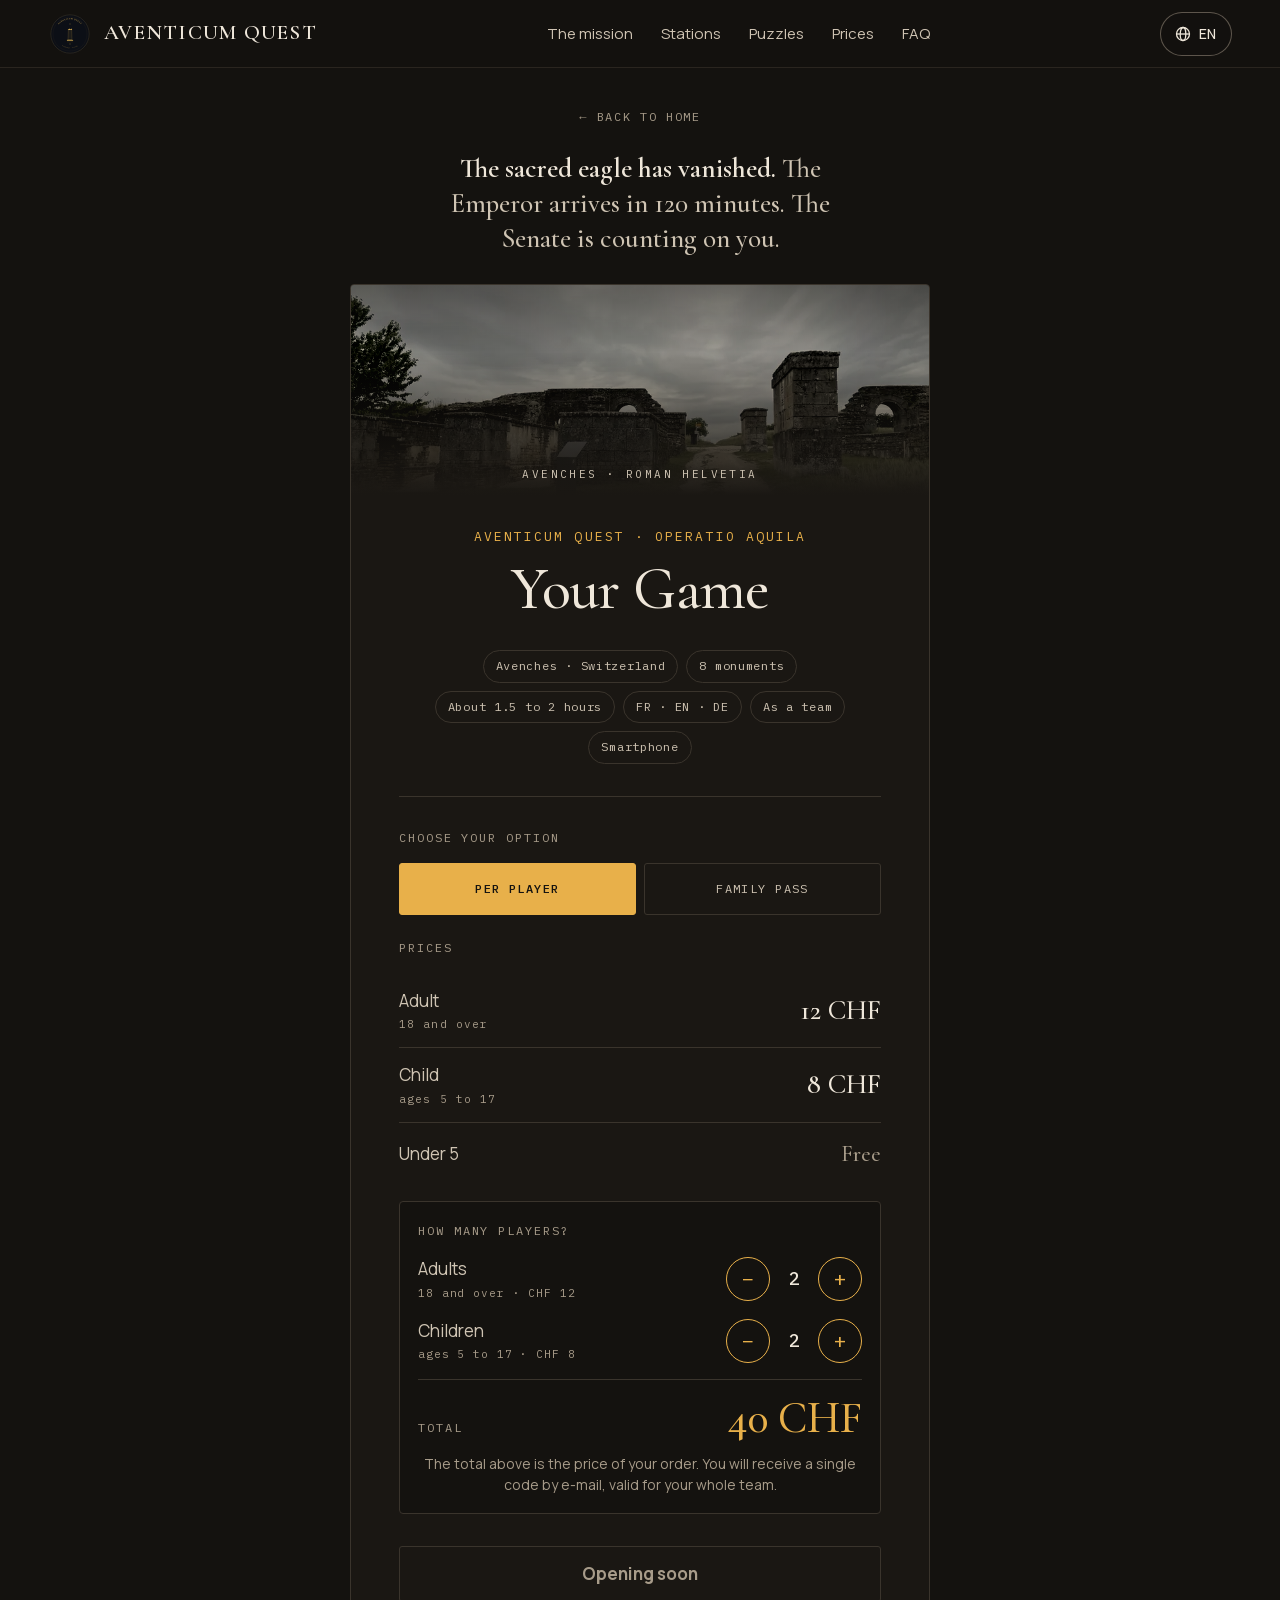
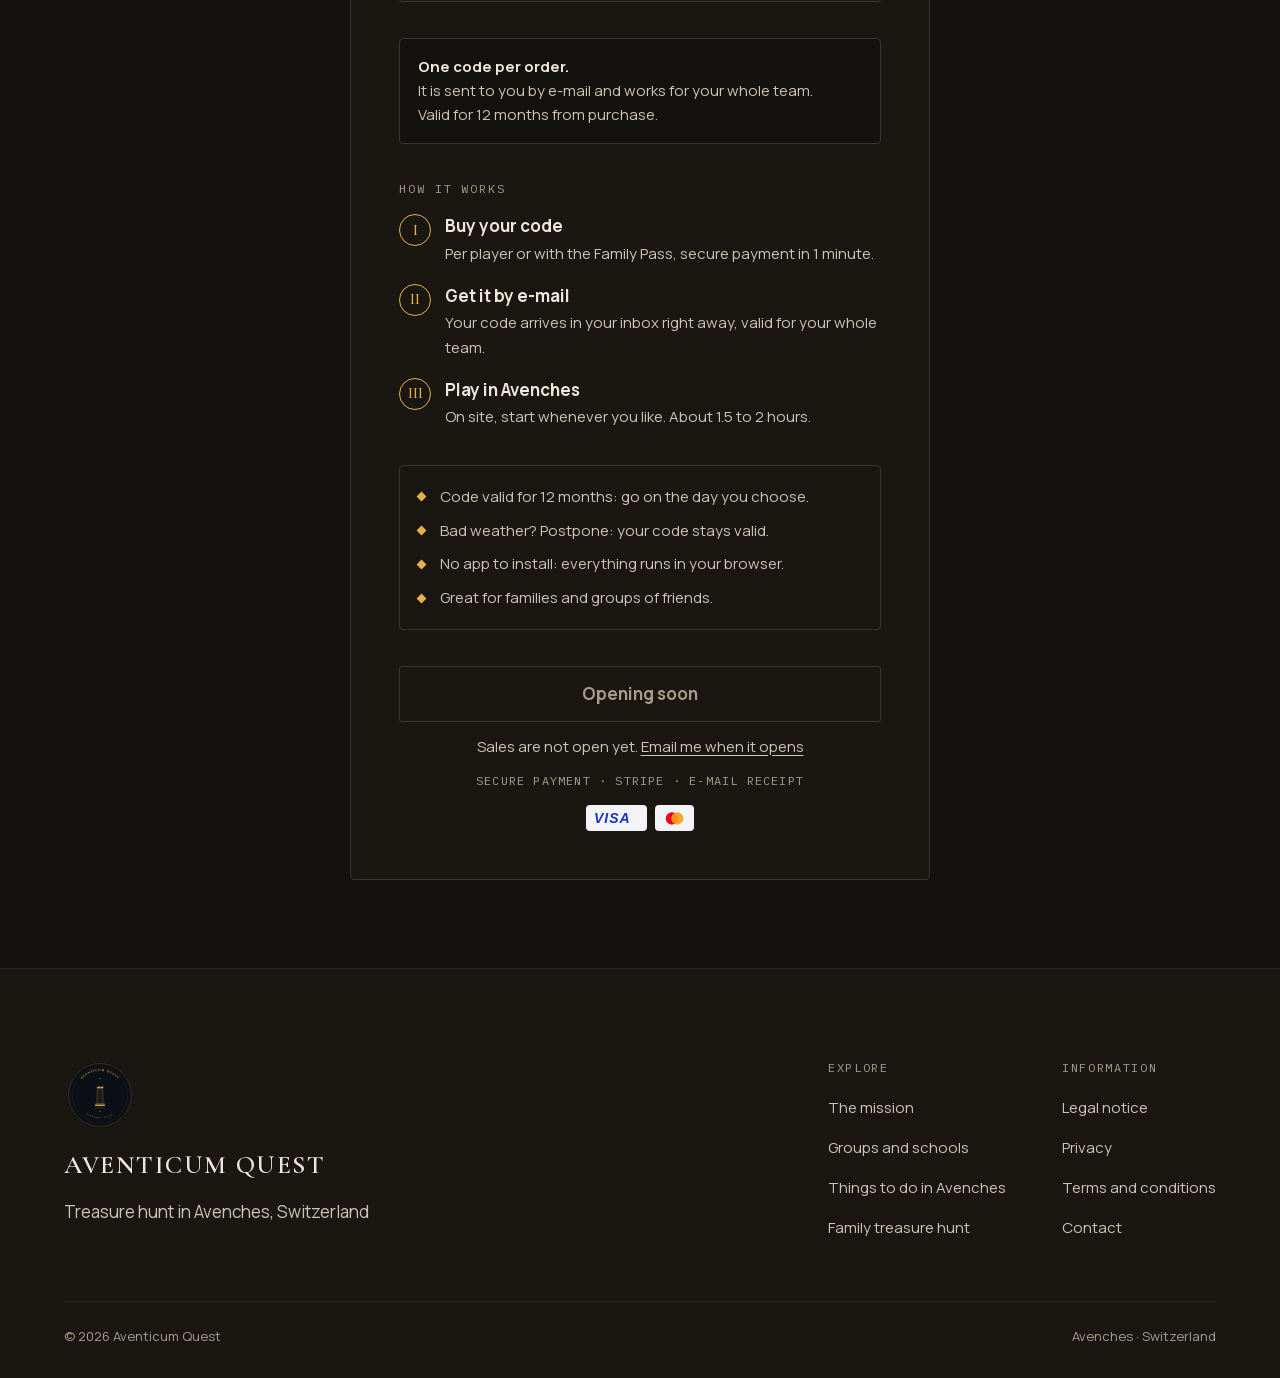
<file: acheter.html>
<!DOCTYPE html>
<html lang="fr">
<head>
  <!-- Ouverture des ventes (Forfait Famille) : passer à true le jour du lancement. -->
  <script>const SALES_OPEN = false;</script>
  <meta charset="UTF-8">
  <meta name="viewport" content="width=device-width, initial-scale=1.0">
  <link rel="icon" href="/favicon.ico" sizes="any">
  <link rel="icon" href="/favicon.svg" type="image/svg+xml">
  <link rel="apple-touch-icon" href="/apple-touch-icon.png">
  <title>Acheter : Aventicum Quest</title>
  <meta name="description" content="Réservez votre chasse au trésor à Avenches : code reçu par e-mail, valable 12 mois, à jouer quand vous voulez. Dès 8 CHF, en famille ou entre amis.">
  <meta name="robots" content="index, follow">
  <link rel="canonical" href="https://aventicumquest.ch/acheter.html">
  <meta property="og:title" content="Acheter votre partie : Aventicum Quest">
  <meta property="og:description" content="Réservez votre chasse au trésor à Avenches. Dès 8 CHF, code reçu par e-mail, valable 12 mois, jouez quand vous voulez.">
  <meta property="og:type" content="website">
  <meta property="og:url" content="https://aventicumquest.ch/acheter.html">
  <meta property="og:image" content="https://aventicumquest.ch/images/og_image.jpg">
  <meta property="og:image:width" content="1200">
  <meta property="og:image:height" content="630">
  <meta property="og:image:alt" content="Aventicum Quest : chasse au trésor dans les vestiges romains d'Avenches">
  <meta property="og:locale" content="fr_CH">
  <meta name="twitter:card" content="summary_large_image">
  <meta name="twitter:title" content="Acheter votre partie : Aventicum Quest">
  <meta name="twitter:description" content="Réservez votre chasse au trésor à Avenches. Dès 8 CHF, code par e-mail, valable 12 mois.">
  <meta name="twitter:image" content="https://aventicumquest.ch/images/og_image.jpg">
  <script>document.documentElement.classList.add('js');</script>
  <link rel="preload" href="fonts/cormorant-garamond.woff2" as="font" type="font/woff2" crossorigin>
  <link rel="preload" href="fonts/manrope.woff2" as="font" type="font/woff2" crossorigin>
  <link rel="stylesheet" href="styles.css">
  <!-- Mesure d'audience Plausible : chargée uniquement sur le vrai domaine (pas en prévisualisation) -->
  <script>
    window.plausible=window.plausible||function(){(plausible.q=plausible.q||[]).push(arguments)},plausible.init=plausible.init||function(i){plausible.o=i||{}};
    plausible.init();
    (function(){var h=location.hostname;if(h==='aventicumquest.ch'||h==='www.aventicumquest.ch'){var s=document.createElement('script');s.async=true;s.src='https://plausible.io/js/pa-ELx2kKywInJ5MKZ1ST8au.js';document.head.appendChild(s);}})();
  </script>
</head>
<body>
  <a class="skip-link" href="#contenu" data-i18n="a11y.skip">Aller au contenu</a>

  <header class="site-header is-solid">
    <a class="brand" href="index.html" aria-label="Aventicum Quest">
      <img src="assets/logo.svg" alt="" width="44" height="44">
      <span class="brand-name">Aventicum Quest</span>
    </a>
    <nav class="nav-main" aria-label="Navigation principale" data-i18n-aria="nav.aria">
      <a href="index.html#mission" data-i18n="nav.mission">La mission</a>
      <a href="index.html#stations" data-i18n="nav.stations">Les stations</a>
      <a href="index.html#enigmes" data-i18n="nav.enigmes">Les énigmes</a>
      <a href="index.html#tarifs" data-i18n="nav.tarifs">Tarifs</a>
      <a href="index.html#faq" data-i18n="nav.faq">FAQ</a>
    </nav>
    <div class="header-actions">
      <div class="lang">
        <button type="button" class="lang-toggle" aria-haspopup="true" aria-expanded="false" aria-label="Langue" data-i18n-aria="nav.lang">
          <svg width="16" height="16" viewBox="0 0 16 16" fill="none" stroke="currentColor" stroke-width="1.3" aria-hidden="true"><circle cx="8" cy="8" r="6.5"/><ellipse cx="8" cy="8" rx="2.8" ry="6.5"/><line x1="1.5" y1="8" x2="14.5" y2="8"/></svg>
          <span class="lang-code">FR</span>
        </button>
        <div class="lang-menu" role="menu" hidden>
          <button type="button" class="lang-opt" role="menuitemradio" aria-checked="true" data-lang="fr"><span>Français</span><span class="lang-opt-code">FR</span></button>
          <button type="button" class="lang-opt" role="menuitemradio" aria-checked="false" data-lang="de"><span>Deutsch</span><span class="lang-opt-code">DE</span></button>
          <button type="button" class="lang-opt" role="menuitemradio" aria-checked="false" data-lang="en"><span>English</span><span class="lang-opt-code">EN</span></button>
        </div>
      </div>
      <button type="button" class="burger" aria-expanded="false" aria-controls="menu-panel" aria-label="Menu" data-i18n-aria="nav.menu"><span></span><span></span></button>
    </div>
  </header>

  <div class="menu-panel" id="menu-panel" role="dialog" aria-modal="true" aria-label="Menu" data-i18n-aria="nav.menu" hidden>
    <div class="menu-top">
      <img src="assets/logo.svg" alt="" width="44" height="44">
      <button type="button" class="menu-close" data-i18n="nav.close">Fermer</button>
    </div>
    <nav class="menu-nav" aria-label="Navigation principale" data-i18n-aria="nav.aria">
      <a href="index.html#mission" data-i18n="nav.mission">La mission</a>
      <a href="index.html#stations" data-i18n="nav.stations">Les stations</a>
      <a href="index.html#enigmes" data-i18n="nav.enigmes">Les énigmes</a>
      <a href="index.html#tarifs" data-i18n="nav.tarifs">Tarifs</a>
      <a href="index.html#faq" data-i18n="nav.faq">FAQ</a>
    </nav>
  </div>

  <main class="buy-page" id="contenu">
    <a href="index.html" class="buy-back" data-i18n="back">← Retour à l'accueil</a>

    <p class="buy-hook" data-i18n-html="hook"><strong>L'aigle sacrée a disparu.</strong> L'Empereur arrive dans 120 minutes. Le Sénat compte sur vous.</p>

    <div class="buy-card">
      <div class="buy-hero">
        <img src="assets/hero-900.webp" alt="" aria-hidden="true" loading="eager" width="900" height="675">
        <span class="buy-hero-cap" data-i18n="hero-cap">Avenches · L'Helvétie romaine</span>
      </div>
      <div class="buy-title">
        <p class="kicker">Aventicum Quest · Operatio Aquila</p>
        <h1 class="buy-h1" data-i18n="title">Votre Partie</h1>
      </div>

      <div class="buy-badges">
        <span class="buy-badge" data-i18n="b-lieu">Avenches · Suisse</span>
        <span class="buy-badge" data-i18n="b-monu">8 monuments</span>
        <span class="buy-badge" data-i18n="b-time">Environ 1h30 à 2h</span>
        <span class="buy-badge">FR · EN · DE</span>
        <span class="buy-badge" data-i18n="b-team">En équipe</span>
        <span class="buy-badge" data-i18n="b-phone">Smartphone</span>
      </div>

      <p class="buy-sec-label" data-i18n="lbl-formula">Choisissez votre formule</p>
      <div class="buy-formula" role="radiogroup" aria-label="Formule">
        <button type="button" class="buy-formula-opt" role="radio" aria-checked="true" data-formula="player" data-i18n="f-player">Par joueur</button>
        <button type="button" class="buy-formula-opt" role="radio" aria-checked="false" data-formula="team" data-i18n="f-team">Forfait Famille</button>
      </div>

      <div class="js-mode-player">
      <p class="buy-sec-label" data-i18n="lbl-tarifs">Tarifs</p>
      <div class="tarif-rows">
        <div class="tarif-row">
          <div class="tarif-row-label">
            <span data-i18n="t-adult">Adulte</span>
            <small data-i18n="t-adult-age">Dès 18 ans</small>
          </div>
          <div class="tarif-row-price">12 CHF</div>
        </div>
        <div class="tarif-row">
          <div class="tarif-row-label">
            <span data-i18n="t-child">Enfant</span>
            <small data-i18n="t-child-age">5 à 17 ans</small>
          </div>
          <div class="tarif-row-price">8 CHF</div>
        </div>
        <div class="tarif-row">
          <div class="tarif-row-label">
            <span data-i18n="t-free">Moins de 5 ans</span>
          </div>
          <div class="tarif-row-price is-free" data-i18n="t-free-price">Gratuit</div>
        </div>
      </div>

      <div class="buy-calc">
        <p class="buy-sec-label" data-i18n="calc-title">Combien de joueurs ?</p>
        <div class="calc-row">
          <div class="calc-label">
            <span data-i18n="calc-adult">Adultes</span>
            <small data-i18n="calc-adult-age">Dès 18 ans · 12 CHF</small>
          </div>
          <div class="calc-stepper">
            <button type="button" class="calc-btn" data-step="adult" data-dir="-1" aria-label="Retirer un adulte">−</button>
            <span class="calc-val" id="calcAdult">2</span>
            <button type="button" class="calc-btn" data-step="adult" data-dir="1" aria-label="Ajouter un adulte">+</button>
          </div>
        </div>
        <div class="calc-row">
          <div class="calc-label">
            <span data-i18n="calc-child">Enfants</span>
            <small data-i18n="calc-child-age">5 à 17 ans · 8 CHF</small>
          </div>
          <div class="calc-stepper">
            <button type="button" class="calc-btn" data-step="child" data-dir="-1" aria-label="Retirer un enfant">−</button>
            <span class="calc-val" id="calcChild">2</span>
            <button type="button" class="calc-btn" data-step="child" data-dir="1" aria-label="Ajouter un enfant">+</button>
          </div>
        </div>
        <div class="calc-total">
          <span data-i18n="calc-total">Total</span>
          <span class="calc-total-val"><span id="calcTotal">40</span> CHF</span>
        </div>
        <p class="calc-note" data-i18n="calc-note">Le total ci-dessus est le prix de votre commande. Vous recevrez un seul code par e-mail, valable pour toute votre équipe.</p>
      </div>

      <div class="btn-buy-group" style="margin-bottom:36px">
        <a class="btn-buy js-stripe-link is-disabled" aria-disabled="true" data-cta="cta">Ouverture prochaine</a>
      </div>
      </div>

      <div class="js-mode-team" hidden>
        <div class="team-box">
          <p class="buy-sec-label" data-i18n="f-team">Forfait Famille</p>
          <p class="team-box-price">35 CHF</p>
          <p class="team-box-desc" data-i18n="team-desc">Une famille ou une équipe jusqu'à 5 personnes, tous âges confondus.</p>
          <p class="team-box-help" data-i18n="team-help">2 adultes et 2 enfants : 40 CHF au tarif par joueur, 35 CHF avec le Forfait Famille.</p>
        </div>
        <div class="btn-buy-group" style="margin-bottom:36px">
          <a class="btn-buy js-stripe-team-link is-disabled" aria-disabled="true">Ouverture prochaine</a>
        </div>
      </div>

      <div class="qty-note">
        <p data-i18n-html="qty">
          <strong>Un seul code par commande.</strong><br>
          Il vous est envoyé par e-mail et sert à toute votre équipe.<br>
          Valable 12 mois à partir de l'achat.
        </p>
      </div>

      <p class="buy-sec-label" data-i18n="lbl-how">Comment ça marche</p>
      <div class="buy-steps">
        <div class="buy-step">
          <div class="buy-step-num">I</div>
          <div class="buy-step-txt">
            <b data-i18n="s1-t">Achetez votre code</b>
            <span data-i18n="s1-d">Par joueur ou au Forfait Famille, paiement sécurisé en 1 minute.</span>
          </div>
        </div>
        <div class="buy-step">
          <div class="buy-step-num">II</div>
          <div class="buy-step-txt">
            <b data-i18n="s2-t">Recevez-le par e-mail</b>
            <span data-i18n="s2-d">Votre code arrive aussitôt dans votre boîte de réception, valable pour toute l'équipe.</span>
          </div>
        </div>
        <div class="buy-step">
          <div class="buy-step-num">III</div>
          <div class="buy-step-txt">
            <b data-i18n="s3-t">Jouez à Avenches</b>
            <span data-i18n="s3-d">Sur place, lancez la partie quand vous voulez. Environ 1h30 à 2h.</span>
          </div>
        </div>
      </div>

      <ul class="buy-assur">
        <li data-i18n="a1">Code valable 12 mois : partez le jour que vous choisissez.</li>
        <li data-i18n="a2">Mauvais temps ? Reportez : votre code reste valable.</li>
        <li data-i18n="a3">Aucune application à installer : tout se joue dans le navigateur.</li>
        <li data-i18n="a4">Adapté aux familles comme aux groupes d'amis.</li>
      </ul>

      <div class="btn-buy-group">
        <a id="btn-buy-stripe" class="btn-buy js-stripe-link js-mode-player is-disabled" aria-disabled="true" data-cta="cta">Ouverture prochaine</a>
        <a class="btn-buy js-stripe-team-link js-mode-team is-disabled" aria-disabled="true" hidden>Ouverture prochaine</a>
        <p class="buy-notify" id="buyNotify" data-i18n-html="notify"></p>
        <p class="buy-secure" data-i18n="secure">Paiement sécurisé · Stripe · Reçu par e-mail</p>
        <div class="pay-methods" aria-label="Cartes acceptées">
          <span class="pay-chip" title="Visa">
            <svg viewBox="0 0 48 16" xmlns="http://www.w3.org/2000/svg" role="img" aria-label="Visa"><text x="0" y="13" font-family="Arial, Helvetica, sans-serif" font-size="15" font-weight="700" font-style="italic" fill="#1434CB" letter-spacing="1">VISA</text></svg>
          </span>
          <span class="pay-chip" title="Mastercard">
            <svg viewBox="0 0 34 22" xmlns="http://www.w3.org/2000/svg" role="img" aria-label="Mastercard"><circle cx="13" cy="11" r="9" fill="#EB001B"/><circle cx="21" cy="11" r="9" fill="#F79E1B" fill-opacity="0.9"/></svg>
          </span>
        </div>
      </div>
    </div>
  </main>

  <footer class="site-footer">
    <div class="footer-inner">
      <div class="footer-top">
        <div class="footer-brand">
          <img src="assets/logo.svg" alt="" width="72" height="72">
          <p class="footer-name">Aventicum Quest</p>
          <p class="footer-tag" data-i18n="footer.tagline">Jeu de piste à Avenches, Suisse</p>
        </div>
        <div class="footer-cols">
          <nav class="footer-col" aria-labelledby="foot-explore">
            <h2 id="foot-explore" data-i18n="footer.explore">EXPLORER</h2>
            <a href="index.html#mission" data-i18n="footer.mission">La mission</a>
            <a href="groupes.html" data-i18n="footer.groups">Groupes et écoles</a>
            <a href="que-faire-a-avenches.html" data-i18n="footer.guide">Que faire à Avenches</a>
            <a href="jeu-de-piste-famille-suisse-romande.html" data-i18n="footer.family">Jeu de piste en famille</a>
          </nav>
          <nav class="footer-col" aria-labelledby="foot-info">
            <h2 id="foot-info" data-i18n="footer.info">INFORMATIONS</h2>
            <a href="mentions-legales.html" data-i18n="footer.legal">Mentions légales</a>
            <a href="confidentialite.html" data-i18n="footer.privacy">Confidentialité</a>
            <a href="cgv.html" data-i18n="footer.terms">Conditions générales</a>
            <a href="mailto:info@aventicumquest.ch" data-i18n="footer.contact">Contact</a>
          </nav>
        </div>
      </div>
      <div class="footer-bottom">
        <span data-i18n="footer.copy">© 2026 Aventicum Quest</span>
        <span data-i18n="footer.place">Avenches · Suisse</span>
      </div>
    </div>
  </footer>

  <div class="buy-sticky" id="buySticky" aria-hidden="true">
    <span class="buy-sticky-price"><span id="stickyTotal">40</span> CHF</span>
    <a class="btn-buy js-stripe-link is-disabled" aria-disabled="true" data-cta="cta-short">Ouverture prochaine</a>
  </div>

  <script>
    /* ── Lien de paiement selon la langue choisie ── */
    const STRIPE_LINKS = {
      fr: 'https://buy.stripe.com/aFa00j5Uz7Oa4LFa42c7u01',
      en: 'https://buy.stripe.com/6oU5kD2InfgC6TNccac7u02',
      de: 'https://buy.stripe.com/5kQbJ1dn1d8uemfccac7u03'
    };

    /* ── Lien de paiement Forfait Famille (35 CHF, jusqu'à 5 personnes) ──
       Tant que SALES_OPEN vaut false (ou qu'une URL commence par "TODO"), le bouton reste désactivé ("Bientôt disponible"). */
    const STRIPE_LINKS_TEAM = {
      fr: 'https://buy.stripe.com/7sY7sL3Mrd8u5PJ2BAc7u0a',
      en: 'https://buy.stripe.com/5kQcN582Hd8u4LF5NMc7u0b',
      de: 'https://buy.stripe.com/bJe28rbeT9Wiba33FEc7u0c'
    };

    /* ── Traductions de la page ── */
    const BUY_I18N = {
      fr: {
        back: "← Retour à l'accueil",
        'nav-groups': "Groupes et écoles",
        'nav-gift': "Bons cadeaux",
        hook: "<strong>L'aigle sacrée a disparu.</strong> L'Empereur arrive dans 120 minutes. Le Sénat compte sur vous.",
        title: "Votre Partie",
        'hero-cap': "Avenches · L'Helvétie romaine",
        'b-lieu': "Avenches · Suisse",
        'b-monu': "8 monuments",
        'b-time': "Environ 1h30 à 2h",
        'b-team': "En équipe",
        'b-phone': "Smartphone",
        'lbl-tarifs': "Tarifs",
        't-adult': "Adulte", 't-adult-age': "Dès 18 ans",
        't-child': "Enfant", 't-child-age': "5 à 17 ans",
        't-free': "Moins de 5 ans", 't-free-price': "Gratuit",
        example: "Exemple : une famille de 4 (2 adultes + 2 enfants) : <strong>40 CHF</strong>",
        qty: "<strong>Un seul code par commande.</strong><br>Il vous est envoyé par e-mail et sert à toute votre équipe.<br>Valable 12 mois à partir de l'achat.",
        'lbl-how': "Comment ça marche",
        's1-t': "Achetez votre code", 's1-d': "Par joueur ou au Forfait Famille, paiement sécurisé en 1 minute.",
        's2-t': "Recevez-le par e-mail", 's2-d': "Votre code arrive aussitôt dans votre boîte de réception, valable pour toute l'équipe.",
        's3-t': "Jouez à Avenches", 's3-d': "Sur place, lancez la partie quand vous voulez. Environ 1h30 à 2h.",
        a1: "Code valable 12 mois : partez le jour que vous choisissez.",
        a2: "Mauvais temps ? Reportez : votre code reste valable.",
        a3: "Aucune application à installer : tout se joue dans le navigateur.",
        a4: "Adapté aux familles comme aux groupes d'amis.",
        cta: "Obtenir mon code de jeu →",
        'cta-short': "Obtenir mon code →",
        secure: "Paiement sécurisé · Stripe · Reçu par e-mail",
        'calc-title': "Combien de joueurs ?",
        'calc-adult': "Adultes", 'calc-adult-age': "Dès 18 ans · 12 CHF",
        'calc-child': "Enfants", 'calc-child-age': "5 à 17 ans · 8 CHF",
        'calc-total': "Total",
        'calc-note': "Le total ci-dessus est le prix de votre commande. Vous recevrez un seul code par e-mail, valable pour toute votre équipe.",
        'lbl-formula': "Choisissez votre formule",
        'f-player': "Par joueur",
        'f-team': "Forfait Famille",
        'team-desc': "Une famille ou une équipe jusqu'à 5 personnes, tous âges confondus.",
        'team-help': "2 adultes et 2 enfants : 40 CHF au tarif par joueur, 35 CHF avec le Forfait Famille.",
        'cta-team': "Obtenir mon Forfait Famille →",
        'soon': "Bientôt disponible",
        'cta-soon': "Ouverture prochaine",
        notify: "La vente n'est pas encore ouverte. <a href=\"mailto:info@aventicumquest.ch?subject=Pr%C3%A9venez-moi%20%C3%A0%20l%27ouverture&body=Bonjour%2C%20merci%20de%20me%20pr%C3%A9venir%20d%C3%A8s%20que%20Aventicum%20Quest%20ouvre.\">Me prévenir par e-mail à l'ouverture</a>",
        'page-title': "Acheter : Aventicum Quest"
      },
      en: {
        back: "← Back to home",
        'nav-groups': "Groups and schools",
        'nav-gift': "Gift vouchers",
        hook: "<strong>The sacred eagle has vanished.</strong> The Emperor arrives in 120 minutes. The Senate is counting on you.",
        title: "Your Game",
        'hero-cap': "Avenches · Roman Helvetia",
        'b-lieu': "Avenches · Switzerland",
        'b-monu': "8 monuments",
        'b-time': "About 1.5 to 2 hours",
        'b-team': "As a team",
        'b-phone': "Smartphone",
        'lbl-tarifs': "Prices",
        't-adult': "Adult", 't-adult-age': "18 and over",
        't-child': "Child", 't-child-age': "ages 5 to 17",
        't-free': "Under 5", 't-free-price': "Free",
        example: "Example: a family of 4 (2 adults + 2 children): <strong>CHF 40</strong>",
        qty: "<strong>One code per order.</strong><br>It is sent to you by e-mail and works for your whole team.<br>Valid for 12 months from purchase.",
        'lbl-how': "How it works",
        's1-t': "Buy your code", 's1-d': "Per player or with the Family Pass, secure payment in 1 minute.",
        's2-t': "Get it by e-mail", 's2-d': "Your code arrives in your inbox right away, valid for your whole team.",
        's3-t': "Play in Avenches", 's3-d': "On site, start whenever you like. About 1.5 to 2 hours.",
        a1: "Code valid for 12 months: go on the day you choose.",
        a2: "Bad weather? Postpone: your code stays valid.",
        a3: "No app to install: everything runs in your browser.",
        a4: "Great for families and groups of friends.",
        cta: "Get my game code →",
        'cta-short': "Get my code →",
        secure: "Secure payment · Stripe · E-mail receipt",
        'calc-title': "How many players?",
        'calc-adult': "Adults", 'calc-adult-age': "18 and over · CHF 12",
        'calc-child': "Children", 'calc-child-age': "ages 5 to 17 · CHF 8",
        'calc-total': "Total",
        'calc-note': "The total above is the price of your order. You will receive a single code by e-mail, valid for your whole team.",
        'lbl-formula': "Choose your option",
        'f-player': "Per player",
        'f-team': "Family Pass",
        'team-desc': "One family or team of up to 5 people, any age.",
        'team-help': "2 adults and 2 children: CHF 40 at the per-player price, CHF 35 with the Family Pass.",
        'cta-team': "Get my Family Pass →",
        'soon': "Coming soon",
        'cta-soon': "Opening soon",
        notify: "Sales are not open yet. <a href=\"mailto:info@aventicumquest.ch?subject=Notify%20me%20at%20launch&body=Hello%2C%20please%20let%20me%20know%20as%20soon%20as%20Aventicum%20Quest%20opens.\">Email me when it opens</a>",
        'page-title': "Buy: Aventicum Quest"
      },
      de: {
        back: "← Zurück zur Startseite",
        'nav-groups': "Gruppen und Schulen",
        'nav-gift': "Geschenkgutscheine",
        hook: "<strong>Der heilige Adler ist verschwunden.</strong> Der Kaiser kommt in 120 Minuten. Der Senat zählt auf euch.",
        title: "Euer Spiel",
        'hero-cap': "Avenches · Das römische Helvetien",
        'b-lieu': "Avenches · Schweiz",
        'b-monu': "8 Monumente",
        'b-time': "Rund 1,5 bis 2 Std.",
        'b-team': "Im Team",
        'b-phone': "Smartphone",
        'lbl-tarifs': "Preise",
        't-adult': "Erwachsene", 't-adult-age': "Ab 18 Jahren",
        't-child': "Kind", 't-child-age': "5 bis 17 Jahre",
        't-free': "Unter 5 Jahren", 't-free-price': "Gratis",
        example: "Beispiel: eine Familie mit 4 Personen (2 Erwachsene + 2 Kinder): <strong>40 CHF</strong>",
        qty: "<strong>Ein Code pro Bestellung.</strong><br>Er wird euch per E-Mail zugeschickt und gilt für euer ganzes Team.<br>12 Monate ab Kauf gültig.",
        'lbl-how': "So funktioniert's",
        's1-t': "Code kaufen", 's1-d': "Pro Spieler oder als Familienpauschale, sichere Zahlung in 1 Minute.",
        's2-t': "Per E-Mail erhalten", 's2-d': "Euer Code kommt sofort in euer Postfach, gültig für euer ganzes Team.",
        's3-t': "In Avenches spielen", 's3-d': "Vor Ort startet ihr, wann ihr möchtet. Rund 1,5 bis 2 Stunden.",
        a1: "Code 12 Monate gültig: Spielt an dem Tag eurer Wahl.",
        a2: "Schlechtes Wetter? Verschiebt einfach, euer Code bleibt gültig.",
        a3: "Keine App nötig: alles läuft im Browser.",
        a4: "Ideal für Familien und Freundesgruppen.",
        cta: "Meinen Spielcode erhalten →",
        'cta-short': "Code erhalten →",
        secure: "Sichere Zahlung · Stripe · Beleg per E-Mail",
        'calc-title': "Wie viele Spieler?",
        'calc-adult': "Erwachsene", 'calc-adult-age': "Ab 18 Jahren · 12 CHF",
        'calc-child': "Kinder", 'calc-child-age': "5 bis 17 Jahre · 8 CHF",
        'calc-total': "Total",
        'calc-note': "Die Summe oben ist der Preis eurer Bestellung. Ihr erhaltet einen einzigen Code per E-Mail, gültig für euer ganzes Team.",
        'lbl-formula': "Wählt eure Variante",
        'f-player': "Pro Spieler",
        'f-team': "Familienpauschale",
        'team-desc': "Eine Familie oder ein Team mit bis zu 5 Personen, jedes Alter.",
        'team-help': "2 Erwachsene und 2 Kinder: 40 CHF pro Spieler, 35 CHF mit der Familienpauschale.",
        'cta-team': "Meine Familienpauschale erhalten →",
        'soon': "Bald verfügbar",
        'cta-soon': "Bald verfügbar",
        notify: "Der Verkauf hat noch nicht begonnen. <a href=\"mailto:info@aventicumquest.ch?subject=Bitte%20bei%20Er%C3%B6ffnung%20benachrichtigen&body=Guten%20Tag%2C%20bitte%20informiert%20mich%2C%20sobald%20Aventicum%20Quest%20startet.\">Per E-Mail bei Eröffnung benachrichtigen</a>",
        'page-title': "Kaufen: Aventicum Quest"
      }
    };

    function setBuyLang(lang) {
      if (!STRIPE_LINKS[lang]) lang = 'fr';
      const dict = BUY_I18N[lang];
      document.querySelectorAll('[data-i18n]').forEach(el => {
        const v = dict[el.getAttribute('data-i18n')];
        if (v != null) el.textContent = v;
      });
      document.querySelectorAll('[data-i18n-html]').forEach(el => {
        const v = dict[el.getAttribute('data-i18n-html')];
        if (v != null) el.innerHTML = v;
      });
      document.documentElement.lang = lang;
      if (dict['page-title']) document.title = dict['page-title'];
      document.querySelectorAll('.buy-lang').forEach(btn => {
        btn.classList.toggle('active', btn.dataset.lang === lang);
      });
      /* Boutons joueur : actifs seulement quand SALES_OPEN vaut true, sinon « Ouverture prochaine » (même règle que l'équipe) */
      const playerUrl = STRIPE_LINKS[lang] || '';
      const playerReady = SALES_OPEN && playerUrl && playerUrl.indexOf('TODO') !== 0;
      document.querySelectorAll('.js-stripe-link').forEach(function (a) {
        if (playerReady) {
          a.href = playerUrl;
          a.removeAttribute('aria-disabled');
          a.classList.remove('is-disabled');
          a.setAttribute('aria-label', 'Payer via Stripe');
          a.textContent = dict[a.dataset.cta];
        } else {
          a.removeAttribute('href');
          a.removeAttribute('aria-label');
          a.setAttribute('aria-disabled', 'true');
          a.classList.add('is-disabled');
          a.textContent = dict['cta-soon'];
        }
      });
      const teamUrl = STRIPE_LINKS_TEAM[lang] || '';
      const teamReady = SALES_OPEN && teamUrl && teamUrl.indexOf('TODO') !== 0;
      document.querySelectorAll('.js-stripe-team-link').forEach(function (a) {
        if (teamReady) {
          a.href = teamUrl;
          a.removeAttribute('aria-disabled');
          a.classList.remove('is-disabled');
          a.textContent = dict['cta-team'];
        } else {
          a.removeAttribute('href');
          a.setAttribute('aria-disabled', 'true');
          a.classList.add('is-disabled');
          a.textContent = dict['cta-soon'];
        }
      });
      const notifyEl = document.getElementById('buyNotify');
      if (notifyEl) notifyEl.hidden = !!SALES_OPEN;
      localStorage.setItem('aq-lang', lang);
    }

    window.AQ_PAGE = 'buy';
    window.AQ_PAGE_SETLANG = setBuyLang;

    // Langue initiale : celle choisie précédemment (autre page ou cette page), sinon langue du navigateur (fr/en/de), sinon FR
    const navLang = String(navigator.language || 'fr').slice(0, 2).toLowerCase();
    const initialLang = localStorage.getItem('aq-lang') || (BUY_I18N[navLang] ? navLang : 'fr');
    setBuyLang(initialLang);

    /* ── Choix de formule : par joueur / Forfait Famille (?formule=famille pour présélectionner ; ?formule=equipe reste accepté comme alias) ── */
    let buyFormula = 'player';
    function setFormula(f) {
      buyFormula = f === 'team' ? 'team' : 'player';
      document.querySelectorAll('.buy-formula-opt').forEach(function (b) {
        b.setAttribute('aria-checked', b.dataset.formula === buyFormula ? 'true' : 'false');
      });
      document.querySelectorAll('.js-mode-player').forEach(function (el) { el.hidden = buyFormula !== 'player'; });
      document.querySelectorAll('.js-mode-team').forEach(function (el) { el.hidden = buyFormula !== 'team'; });
      if (sticky) updateSticky();
    }
    document.querySelectorAll('.buy-formula-opt').forEach(function (b) {
      b.addEventListener('click', function () { setFormula(b.dataset.formula); });
    });

    /* ── Calculateur de prix ── */
    const PRICE = { adult: 12, child: 8 };
    const qty = { adult: 2, child: 2 };
    function updateCalc() {
      qty.adult = Math.max(0, qty.adult);
      qty.child = Math.max(0, qty.child);
      document.getElementById('calcAdult').textContent = qty.adult;
      document.getElementById('calcChild').textContent = qty.child;
      const total = qty.adult * PRICE.adult + qty.child * PRICE.child;
      document.getElementById('calcTotal').textContent = total;
      document.getElementById('stickyTotal').textContent = total;
      document.querySelectorAll('.calc-btn[data-dir="-1"]').forEach(function (b) {
        b.disabled = qty[b.dataset.step] <= 0;
      });
    }
    document.querySelectorAll('.calc-btn').forEach(function (btn) {
      btn.addEventListener('click', function () {
        qty[btn.dataset.step] += parseInt(btn.dataset.dir, 10);
        updateCalc();
      });
    });
    updateCalc();

    /* ── CTA collant mobile : visible tant qu'on n'a pas atteint le bouton principal ── */
    const sticky = document.getElementById('buySticky');
    const mainCta = document.getElementById('btn-buy-stripe');
    function updateSticky() {
      if (buyFormula === 'team') { sticky.classList.remove('show'); return; }
      const r = mainCta.getBoundingClientRect();
      const mainVisible = r.top < (window.innerHeight - 40) && r.bottom > 0;
      sticky.classList.toggle('show', !mainVisible);
    }
    window.addEventListener('scroll', updateSticky, { passive: true });
    window.addEventListener('resize', updateSticky);
    updateSticky();

    // Formule initiale (après la définition du CTA collant)
    const formuleParam = new URLSearchParams(location.search).get('formule');
    setFormula(formuleParam === 'famille' || formuleParam === 'equipe' ? 'team' : 'player');

    document.querySelectorAll('.js-stripe-team-link').forEach(function (a) {
      a.addEventListener('click', function (e) {
        if (!a.getAttribute('href')) { e.preventDefault(); return; }
        try {
          window.plausible('Checkout: clic Payer', { props: { langue: document.documentElement.lang || 'fr', formule: 'famille' } });
        } catch (err) {}
      });
    });

    /* ── Suivi de conversion : clic sur un bouton de paiement ── */
    document.querySelectorAll('.js-stripe-link').forEach(function (a) {
      a.addEventListener('click', function (e) {
        if (!a.getAttribute('href')) { e.preventDefault(); return; }
        try {
          window.plausible('Checkout: clic Payer', { props: { langue: document.documentElement.lang || 'fr' } });
        } catch (e) {}
      });
    });
  </script>
  <script src="i18n.js" defer></script>
  <script src="main.js" defer></script>
</body>
</html>
</file>
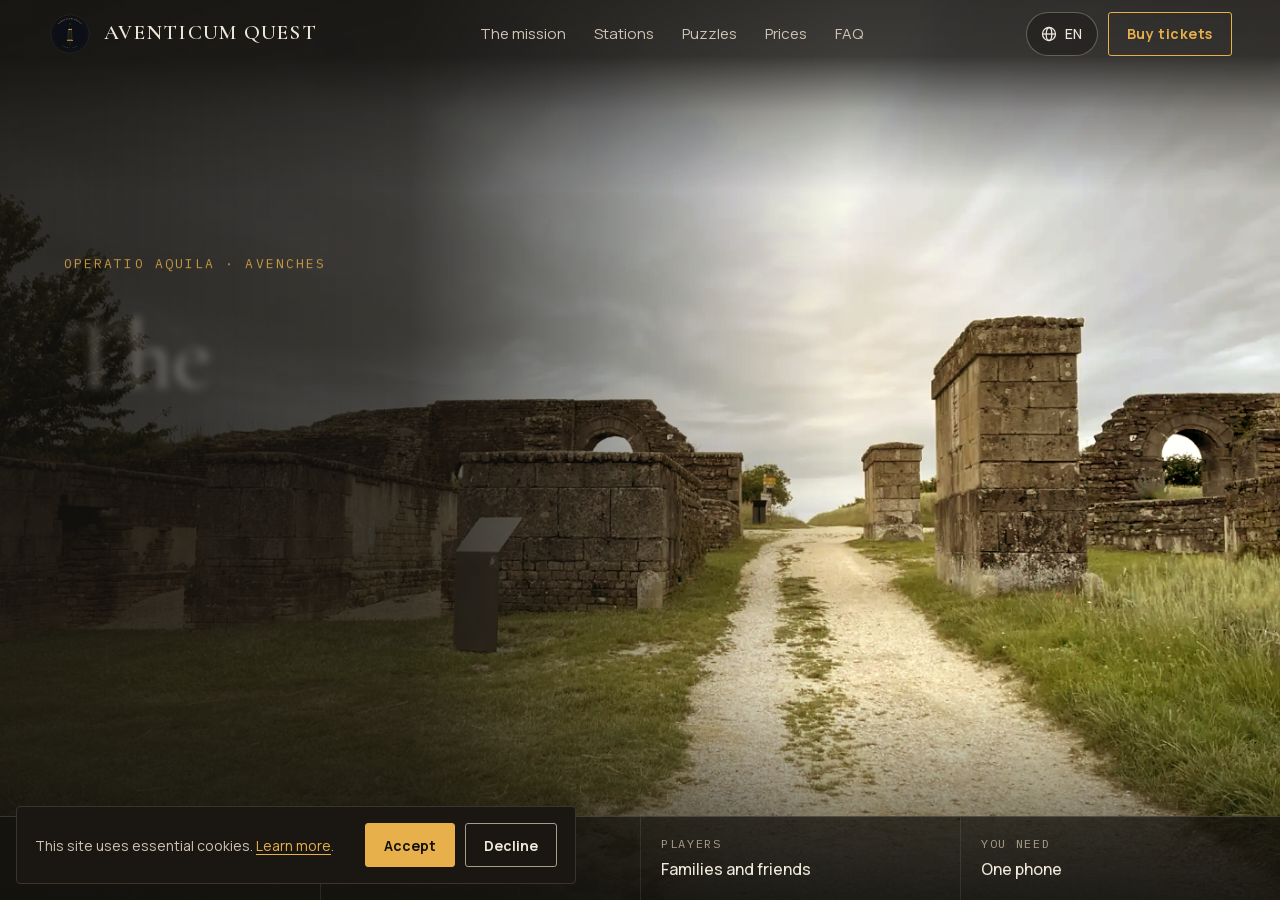
<file: bon-cadeau-imprimable.html>
<!DOCTYPE html>
<html lang="fr">
<head>
  <meta charset="UTF-8">
  <meta name="viewport" content="width=device-width, initial-scale=1.0">
  <title>Aventicum Quest</title>
  <meta name="robots" content="noindex, follow">
  <meta http-equiv="refresh" content="0; url=index.html">
  <link rel="canonical" href="https://aventicumquest.ch/">
</head>
<body>
  <p><a href="index.html">Aventicum Quest</a></p>
</body>
</html>
</file>
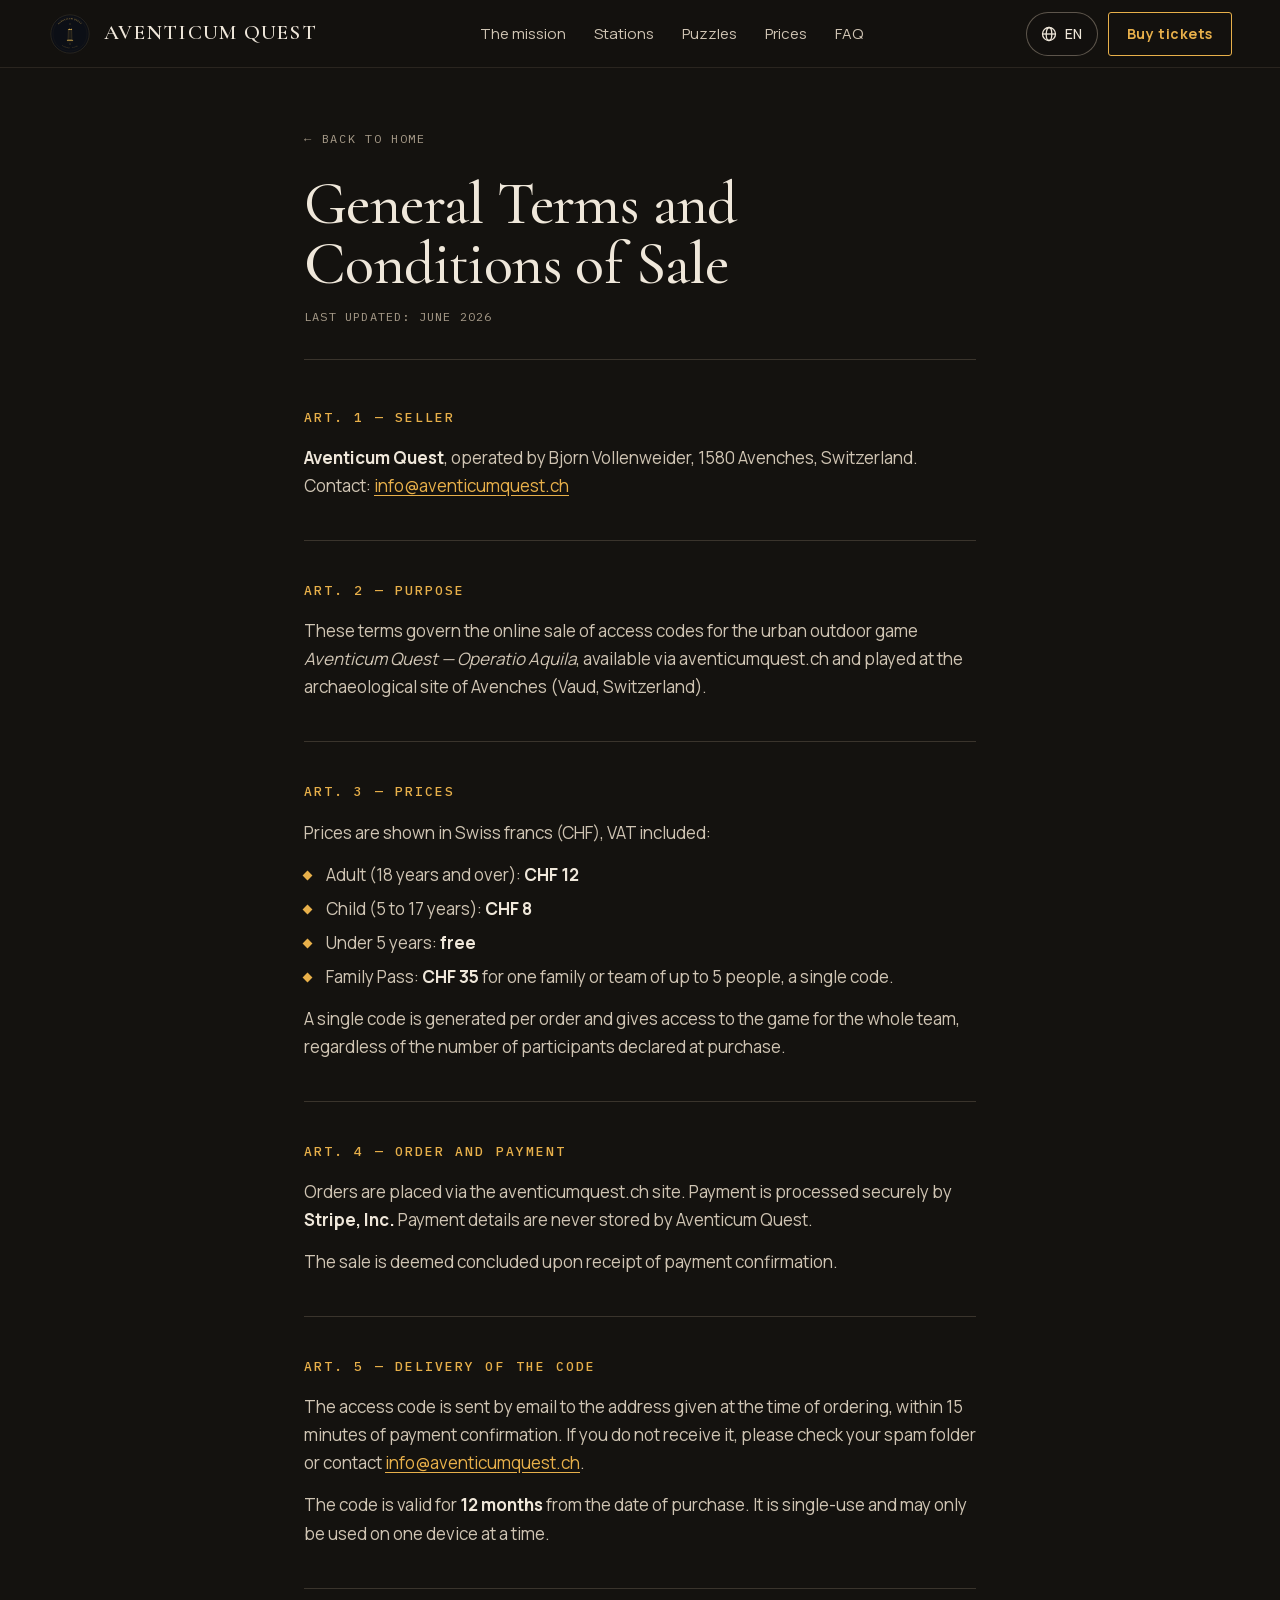
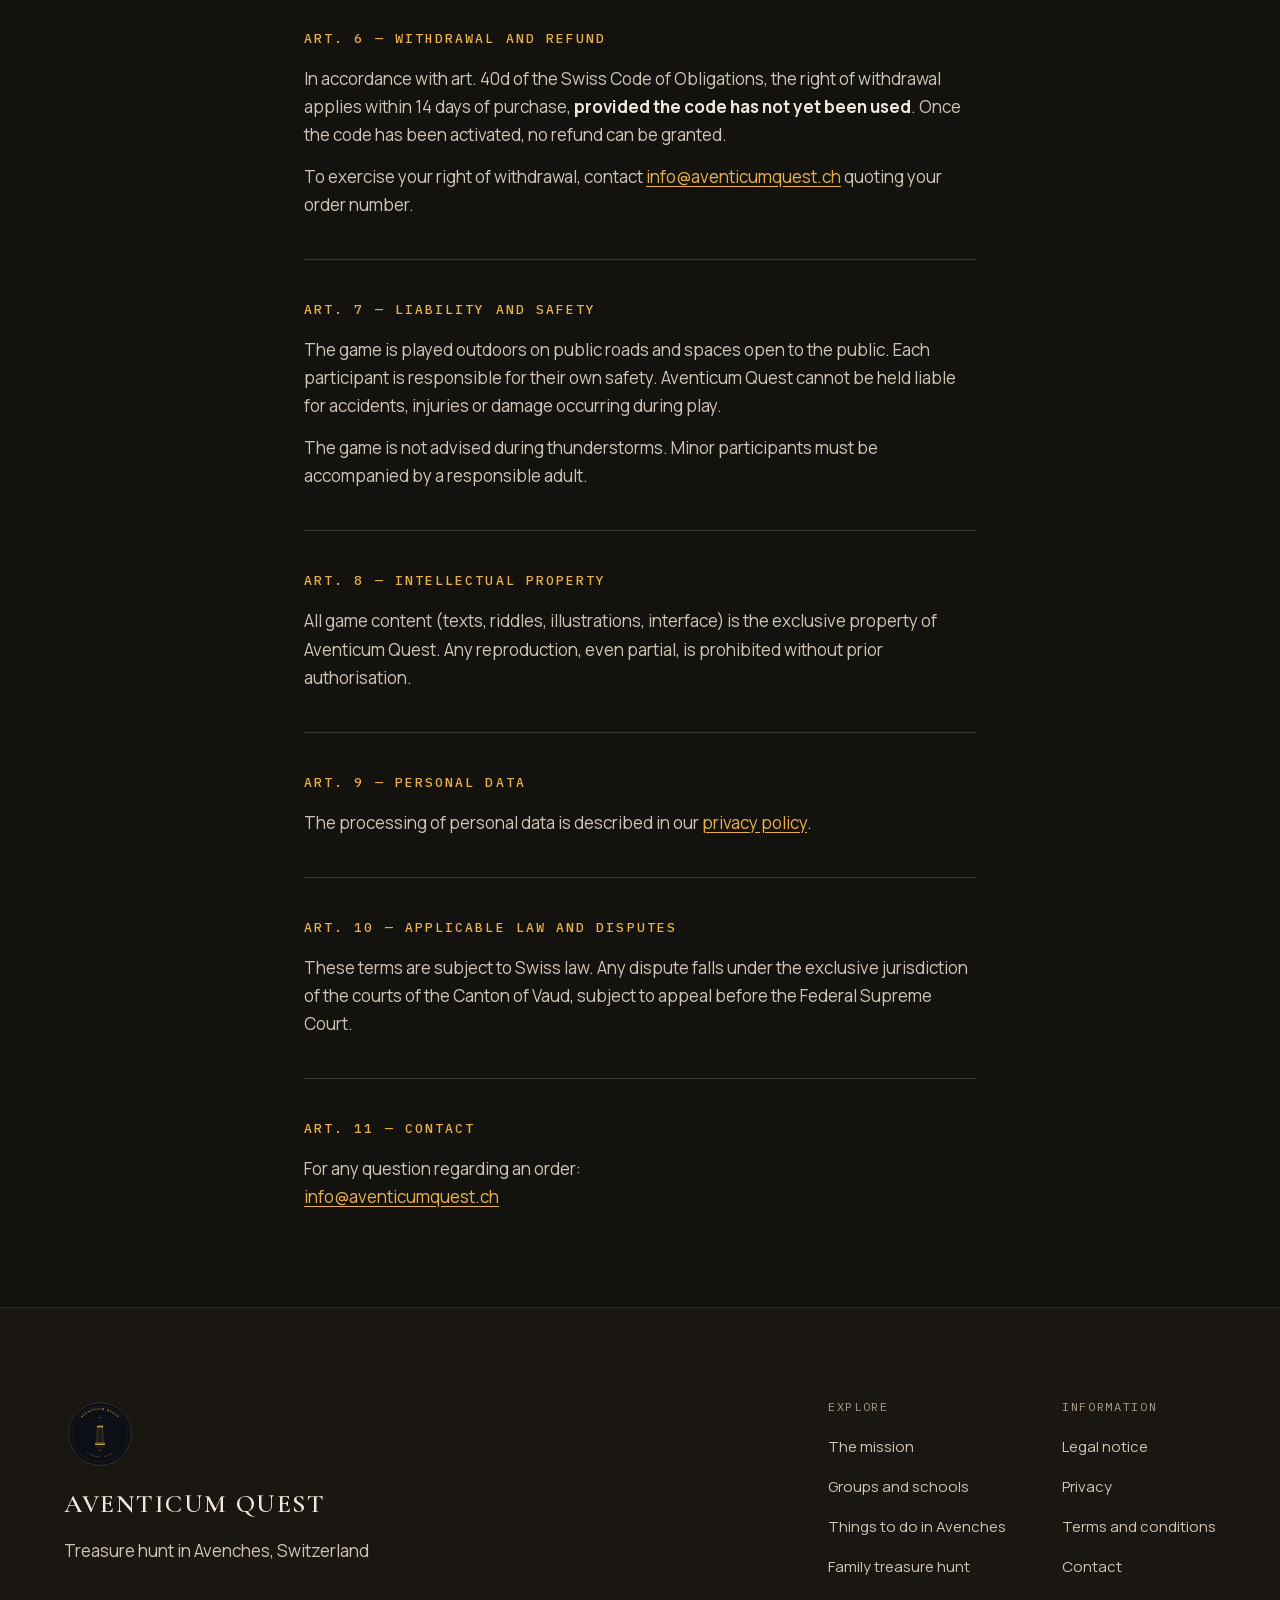
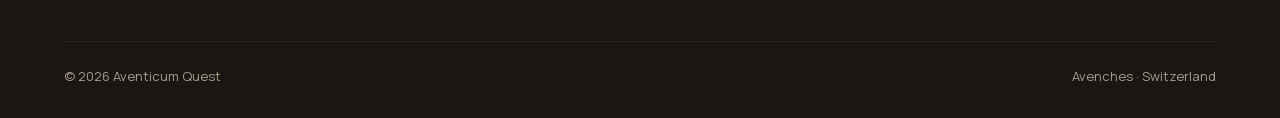
<file: cgv.html>
<!DOCTYPE html>
<html lang="fr">
<head>
  <meta charset="UTF-8">
  <meta name="viewport" content="width=device-width, initial-scale=1.0">
  <link rel="icon" href="/favicon.ico" sizes="any">
  <link rel="icon" href="/favicon.svg" type="image/svg+xml">
  <link rel="apple-touch-icon" href="/apple-touch-icon.png">
  <title>Conditions générales de vente : Aventicum Quest</title>
  <link rel="canonical" href="https://aventicumquest.ch/cgv.html">
  <script>document.documentElement.classList.add('js');</script>
  <link rel="preload" href="fonts/cormorant-garamond.woff2" as="font" type="font/woff2" crossorigin>
  <link rel="preload" href="fonts/manrope.woff2" as="font" type="font/woff2" crossorigin>
  <link rel="stylesheet" href="styles.css">
  <!-- Mesure d'audience Plausible : chargée uniquement sur le vrai domaine (pas en prévisualisation) -->
  <script>
    window.plausible=window.plausible||function(){(plausible.q=plausible.q||[]).push(arguments)},plausible.init=plausible.init||function(i){plausible.o=i||{}};
    plausible.init();
    (function(){var h=location.hostname;if(h==='aventicumquest.ch'||h==='www.aventicumquest.ch'){var s=document.createElement('script');s.async=true;s.src='https://plausible.io/js/pa-ELx2kKywInJ5MKZ1ST8au.js';document.head.appendChild(s);}})();
  </script>
</head>
<body>
  <a class="skip-link" href="#contenu" data-i18n="a11y.skip">Aller au contenu</a>

  <header class="site-header is-solid">
    <a class="brand" href="index.html" aria-label="Aventicum Quest">
      <img src="assets/logo.svg" alt="" width="44" height="44">
      <span class="brand-name">Aventicum Quest</span>
    </a>
    <nav class="nav-main" aria-label="Navigation principale" data-i18n-aria="nav.aria">
      <a href="index.html#mission" data-i18n="nav.mission">La mission</a>
      <a href="index.html#stations" data-i18n="nav.stations">Les stations</a>
      <a href="index.html#enigmes" data-i18n="nav.enigmes">Les énigmes</a>
      <a href="index.html#tarifs" data-i18n="nav.tarifs">Tarifs</a>
      <a href="index.html#faq" data-i18n="nav.faq">FAQ</a>
    </nav>
    <div class="header-actions">
      <div class="lang">
        <button type="button" class="lang-toggle" aria-haspopup="true" aria-expanded="false" aria-label="Langue" data-i18n-aria="nav.lang">
          <svg width="16" height="16" viewBox="0 0 16 16" fill="none" stroke="currentColor" stroke-width="1.3" aria-hidden="true"><circle cx="8" cy="8" r="6.5"/><ellipse cx="8" cy="8" rx="2.8" ry="6.5"/><line x1="1.5" y1="8" x2="14.5" y2="8"/></svg>
          <span class="lang-code">FR</span>
        </button>
        <div class="lang-menu" role="menu" hidden>
          <button type="button" class="lang-opt" role="menuitemradio" aria-checked="true" data-lang="fr"><span>Français</span><span class="lang-opt-code">FR</span></button>
          <button type="button" class="lang-opt" role="menuitemradio" aria-checked="false" data-lang="de"><span>Deutsch</span><span class="lang-opt-code">DE</span></button>
          <button type="button" class="lang-opt" role="menuitemradio" aria-checked="false" data-lang="en"><span>English</span><span class="lang-opt-code">EN</span></button>
        </div>
      </div>
      <a class="btn btn--outline btn--sm nav-buy" href="acheter.html" data-i18n="nav.buy">Acheter</a>
      <button type="button" class="burger" aria-expanded="false" aria-controls="menu-panel" aria-label="Menu" data-i18n-aria="nav.menu"><span></span><span></span></button>
    </div>
  </header>

  <div class="menu-panel" id="menu-panel" role="dialog" aria-modal="true" aria-label="Menu" data-i18n-aria="nav.menu" hidden>
    <div class="menu-top">
      <img src="assets/logo.svg" alt="" width="44" height="44">
      <button type="button" class="menu-close" data-i18n="nav.close">Fermer</button>
    </div>
    <nav class="menu-nav" aria-label="Navigation principale" data-i18n-aria="nav.aria">
      <a href="index.html#mission" data-i18n="nav.mission">La mission</a>
      <a href="index.html#stations" data-i18n="nav.stations">Les stations</a>
      <a href="index.html#enigmes" data-i18n="nav.enigmes">Les énigmes</a>
      <a href="index.html#tarifs" data-i18n="nav.tarifs">Tarifs</a>
      <a href="index.html#faq" data-i18n="nav.faq">FAQ</a>
    </nav>
    <a class="btn btn--primary btn--block" href="acheter.html" data-i18n="nav.buy">Acheter</a>
  </div>

  <main class="legal-page" id="contenu">
    <header class="legal-header">
      <p class="legal-back"><a href="index.html" data-i18n="legal-back">← Retour à l'accueil</a></p>
      <h1 class="legal-title" data-i18n="cgv-title">Conditions générales de vente</h1>
      <p class="legal-date" data-i18n="legal-date">Dernière mise à jour : juin 2026</p>
    </header>

    <div class="legal-body">

      <section id="art1">
        <h2 data-i18n="cgv-a1-h">Art. 1 — Vendeur</h2>
        <p data-i18n-html="cgv-a1-p"><strong>Aventicum Quest</strong>, exploité par Bjorn Vollenweider, 1580 Avenches, Suisse.<br>
        Contact : <a href="mailto:info@aventicumquest.ch">info@aventicumquest.ch</a></p>
      </section>

      <section id="art2">
        <h2 data-i18n="cgv-a2-h">Art. 2 — Objet</h2>
        <p data-i18n-html="cgv-a2-p">Les présentes conditions régissent la vente en ligne de codes d'accès au jeu de piste urbain <em>Aventicum Quest — Operatio Aquila</em>, accessible via aventicumquest.ch, à pratiquer sur le site archéologique d'Avenches (VD, Suisse).</p>
      </section>

      <section id="art3">
        <h2 data-i18n="cgv-a3-h">Art. 3 — Prix</h2>
        <p data-i18n="cgv-a3-p1">Les prix sont indiqués en francs suisses (CHF), TVA incluse :</p>
        <ul data-i18n-html="cgv-a3-ul">
          <li>Adulte (dès 18 ans) : <strong>12 CHF</strong></li>
          <li>Enfant (5 à 17 ans) : <strong>8 CHF</strong></li>
          <li>Moins de 5 ans : <strong>gratuit</strong></li>
          <li>Forfait Famille : <strong>35 CHF</strong> pour une famille ou une équipe jusqu'à 5 personnes, un seul code.</li>
        </ul>
        <p data-i18n="cgv-a3-p2">Un seul code est généré par commande et donne accès à la partie pour toute l'équipe, quel que soit le nombre de participants déclaré lors de l'achat.</p>
      </section>

      <section id="art4">
        <h2 data-i18n="cgv-a4-h">Art. 4 — Commande et paiement</h2>
        <p data-i18n-html="cgv-a4-p1">La commande est passée via le site aventicumquest.ch. Le paiement est traité de façon sécurisée par <strong>Stripe, Inc.</strong> Les informations de paiement ne sont jamais stockées par Aventicum Quest.</p>
        <p data-i18n="cgv-a4-p2">La vente est réputée conclue à réception de la confirmation de paiement.</p>
      </section>

      <section id="art5">
        <h2 data-i18n="cgv-a5-h">Art. 5 — Livraison du code</h2>
        <p data-i18n-html="cgv-a5-p1">Le code d'accès est transmis par e-mail à l'adresse indiquée lors de la commande, dans les 15 minutes suivant la confirmation de paiement. En cas de non-réception, vérifiez vos courriers indésirables ou contactez <a href="mailto:info@aventicumquest.ch">info@aventicumquest.ch</a>.</p>
        <p data-i18n-html="cgv-a5-p2">Le code est valable <strong>12 mois</strong> à compter de la date d'achat. Il est à usage unique et ne peut être utilisé que sur un seul appareil à la fois.</p>
      </section>

      <section id="art6">
        <h2 data-i18n="cgv-a6-h">Art. 6 — Rétractation et remboursement</h2>
        <p data-i18n-html="cgv-a6-p1">Conformément à l'art. 40d CO suisse, le droit de révocation s'applique dans un délai de 14 jours à compter de l'achat, <strong>à condition que le code n'ait pas encore été utilisé</strong>. Une fois le code activé, aucun remboursement ne peut être accordé.</p>
        <p data-i18n-html="cgv-a6-p2">Pour exercer votre droit de rétractation, contactez <a href="mailto:info@aventicumquest.ch">info@aventicumquest.ch</a> en indiquant votre numéro de commande.</p>
      </section>

      <section id="art7">
        <h2 data-i18n="cgv-a7-h">Art. 7 — Responsabilité et sécurité</h2>
        <p data-i18n="cgv-a7-p1">Le jeu se pratique en plein air sur la voie publique et des espaces ouverts au public. Chaque participant est responsable de sa propre sécurité. Aventicum Quest ne saurait être tenu responsable d'accidents, blessures ou dommages survenus lors de la pratique du jeu.</p>
        <p data-i18n="cgv-a7-p2">Le jeu est déconseillé par temps d'orage. Les participants mineurs doivent être accompagnés d'un adulte responsable.</p>
      </section>

      <section id="art8">
        <h2 data-i18n="cgv-a8-h">Art. 8 — Propriété intellectuelle</h2>
        <p data-i18n="cgv-a8-p">L'ensemble du contenu du jeu (textes, énigmes, illustrations, interface) est la propriété exclusive d'Aventicum Quest. Toute reproduction, même partielle, est interdite sans autorisation préalable.</p>
      </section>

      <section id="art9">
        <h2 data-i18n="cgv-a9-h">Art. 9 — Données personnelles</h2>
        <p data-i18n-html="cgv-a9-p">Le traitement des données personnelles est décrit dans notre <a href="confidentialite.html">politique de confidentialité</a>.</p>
      </section>

      <section id="art10">
        <h2 data-i18n="cgv-a10-h">Art. 10 — Droit applicable et litiges</h2>
        <p data-i18n="cgv-a10-p">Les présentes conditions sont soumises au droit suisse. Tout litige relève de la compétence exclusive des tribunaux du canton de Vaud, sous réserve d'un recours devant le Tribunal fédéral.</p>
      </section>

      <section id="art11">
        <h2 data-i18n="cgv-a11-h">Art. 11 — Contact</h2>
        <p data-i18n-html="cgv-a11-p">Pour toute question relative à une commande :<br>
        <a href="mailto:info@aventicumquest.ch">info@aventicumquest.ch</a></p>
      </section>

    </div>
  </main>

  <footer class="site-footer">
    <div class="footer-inner">
      <div class="footer-top">
        <div class="footer-brand">
          <img src="assets/logo.svg" alt="" width="72" height="72">
          <p class="footer-name">Aventicum Quest</p>
          <p class="footer-tag" data-i18n="footer.tagline">Jeu de piste à Avenches, Suisse</p>
        </div>
        <div class="footer-cols">
          <nav class="footer-col" aria-labelledby="foot-explore">
            <h2 id="foot-explore" data-i18n="footer.explore">EXPLORER</h2>
            <a href="index.html#mission" data-i18n="footer.mission">La mission</a>
            <a href="groupes.html" data-i18n="footer.groups">Groupes et écoles</a>
            <a href="que-faire-a-avenches.html" data-i18n="footer.guide">Que faire à Avenches</a>
            <a href="jeu-de-piste-famille-suisse-romande.html" data-i18n="footer.family">Jeu de piste en famille</a>
          </nav>
          <nav class="footer-col" aria-labelledby="foot-info">
            <h2 id="foot-info" data-i18n="footer.info">INFORMATIONS</h2>
            <a href="mentions-legales.html" data-i18n="footer.legal">Mentions légales</a>
            <a href="confidentialite.html" data-i18n="footer.privacy">Confidentialité</a>
            <a href="cgv.html" data-i18n="footer.terms">Conditions générales</a>
            <a href="mailto:info@aventicumquest.ch" data-i18n="footer.contact">Contact</a>
          </nav>
        </div>
      </div>
      <div class="footer-bottom">
        <span data-i18n="footer.copy">© 2026 Aventicum Quest</span>
        <span data-i18n="footer.place">Avenches · Suisse</span>
      </div>
    </div>
  </footer>

  <script>window.AQ_PAGE = 'cgv';</script>
  <script src="legal-i18n.js"></script>
  <script>window.AQ_PAGE_SETLANG = window.setLang;</script>
  <script src="i18n.js" defer></script>
  <script src="main.js" defer></script>
</body>
</html>
</file>
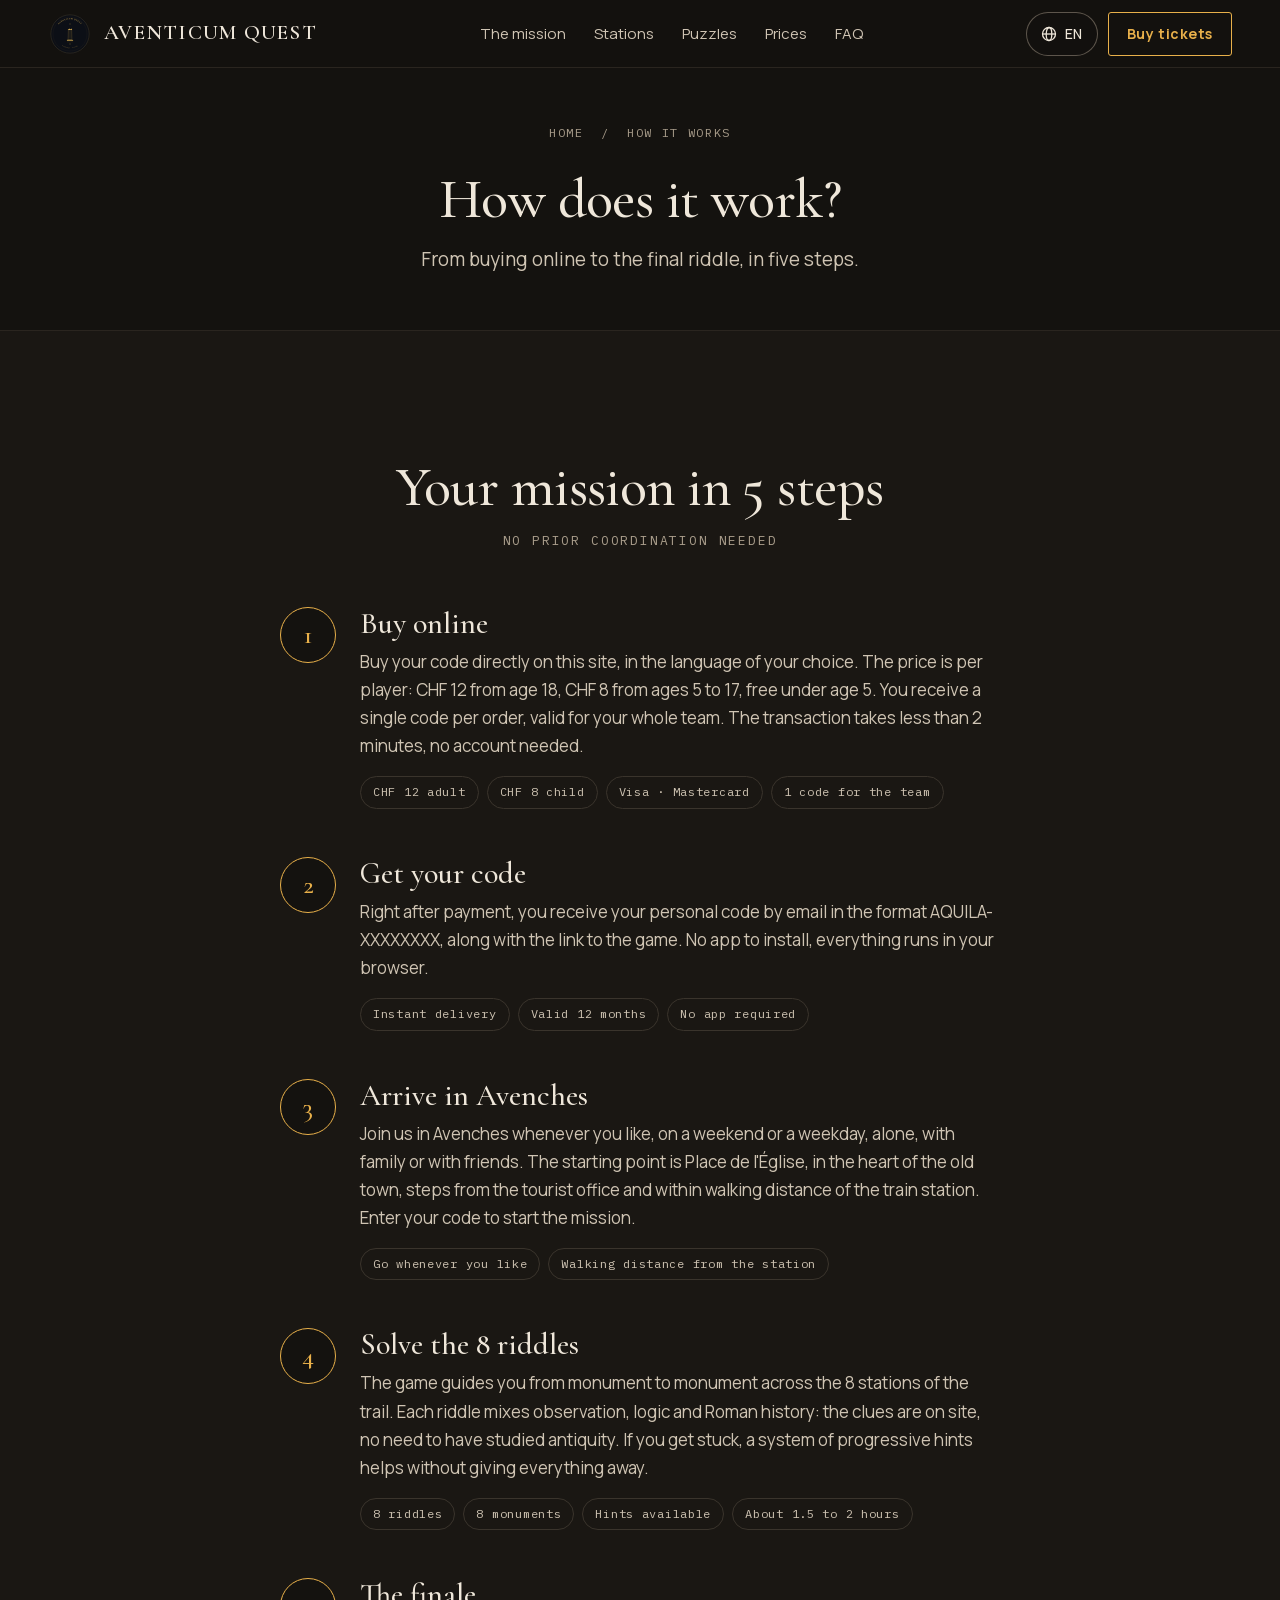
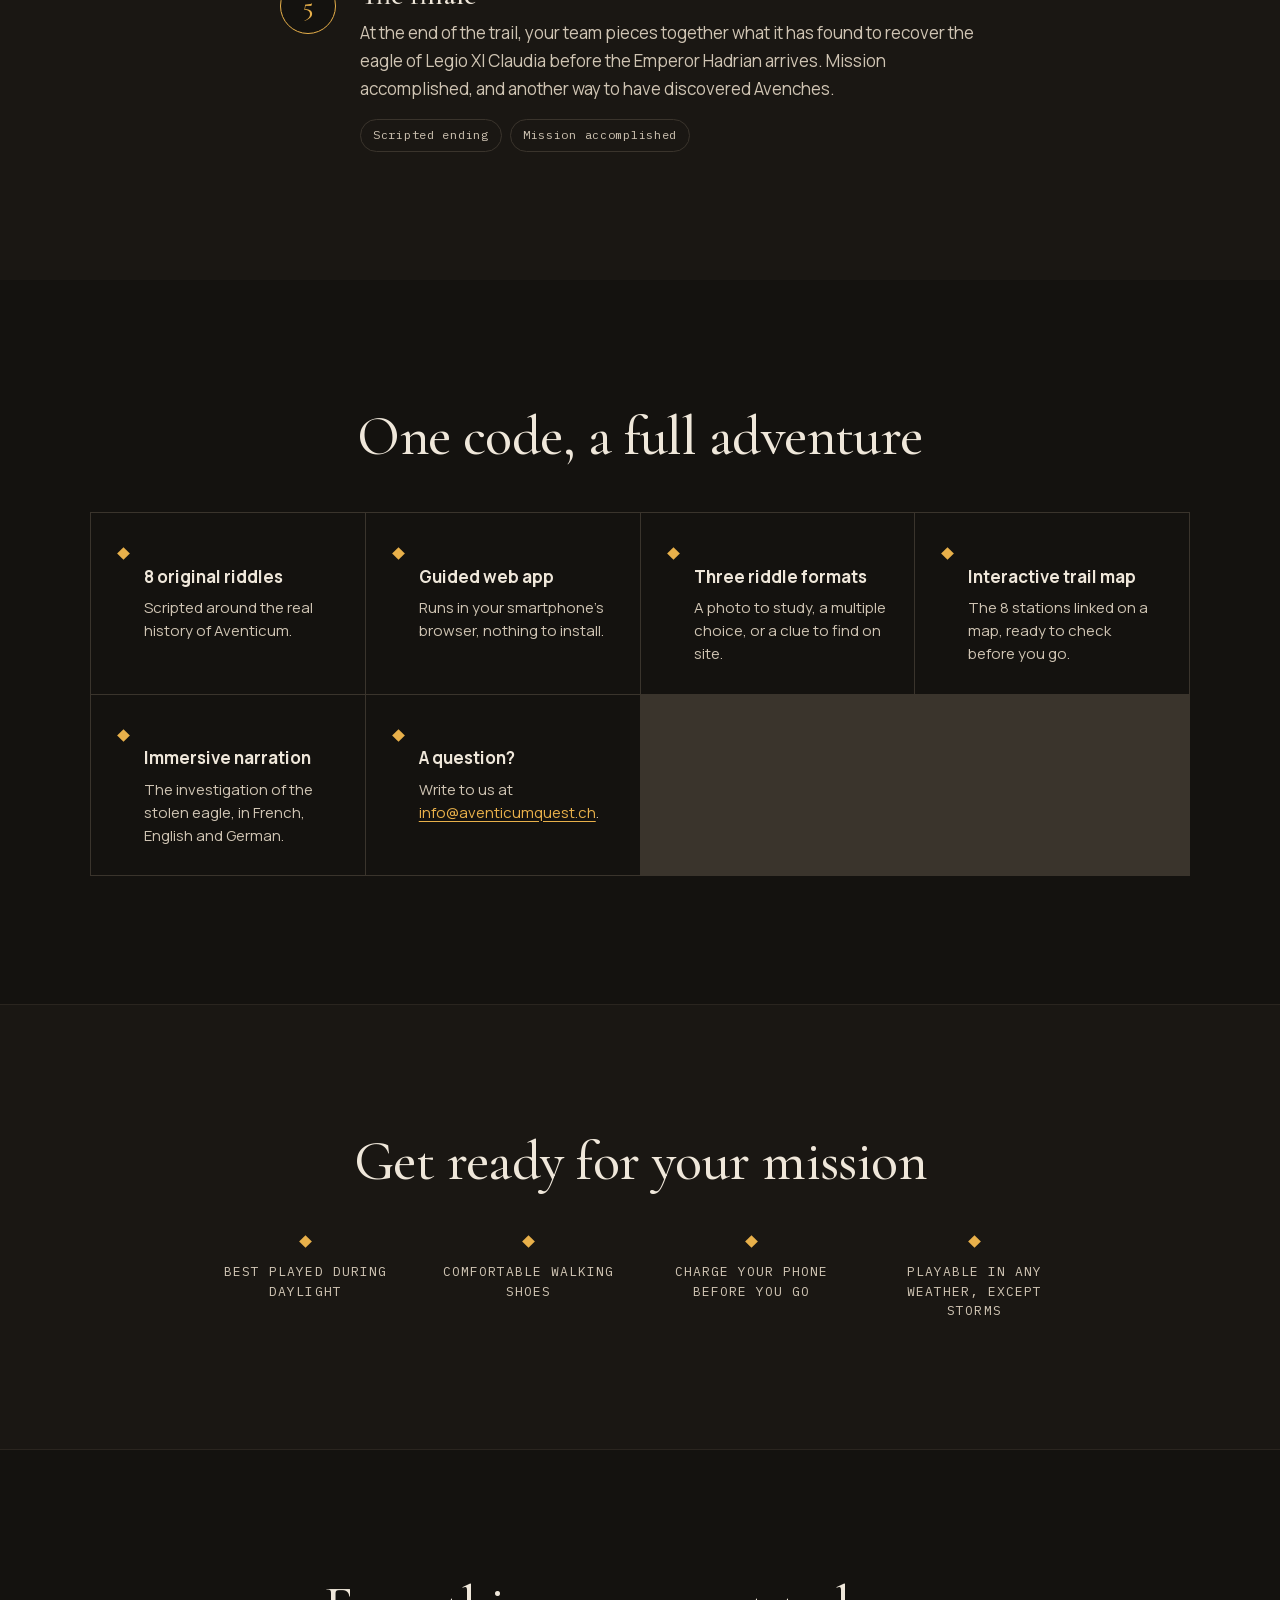
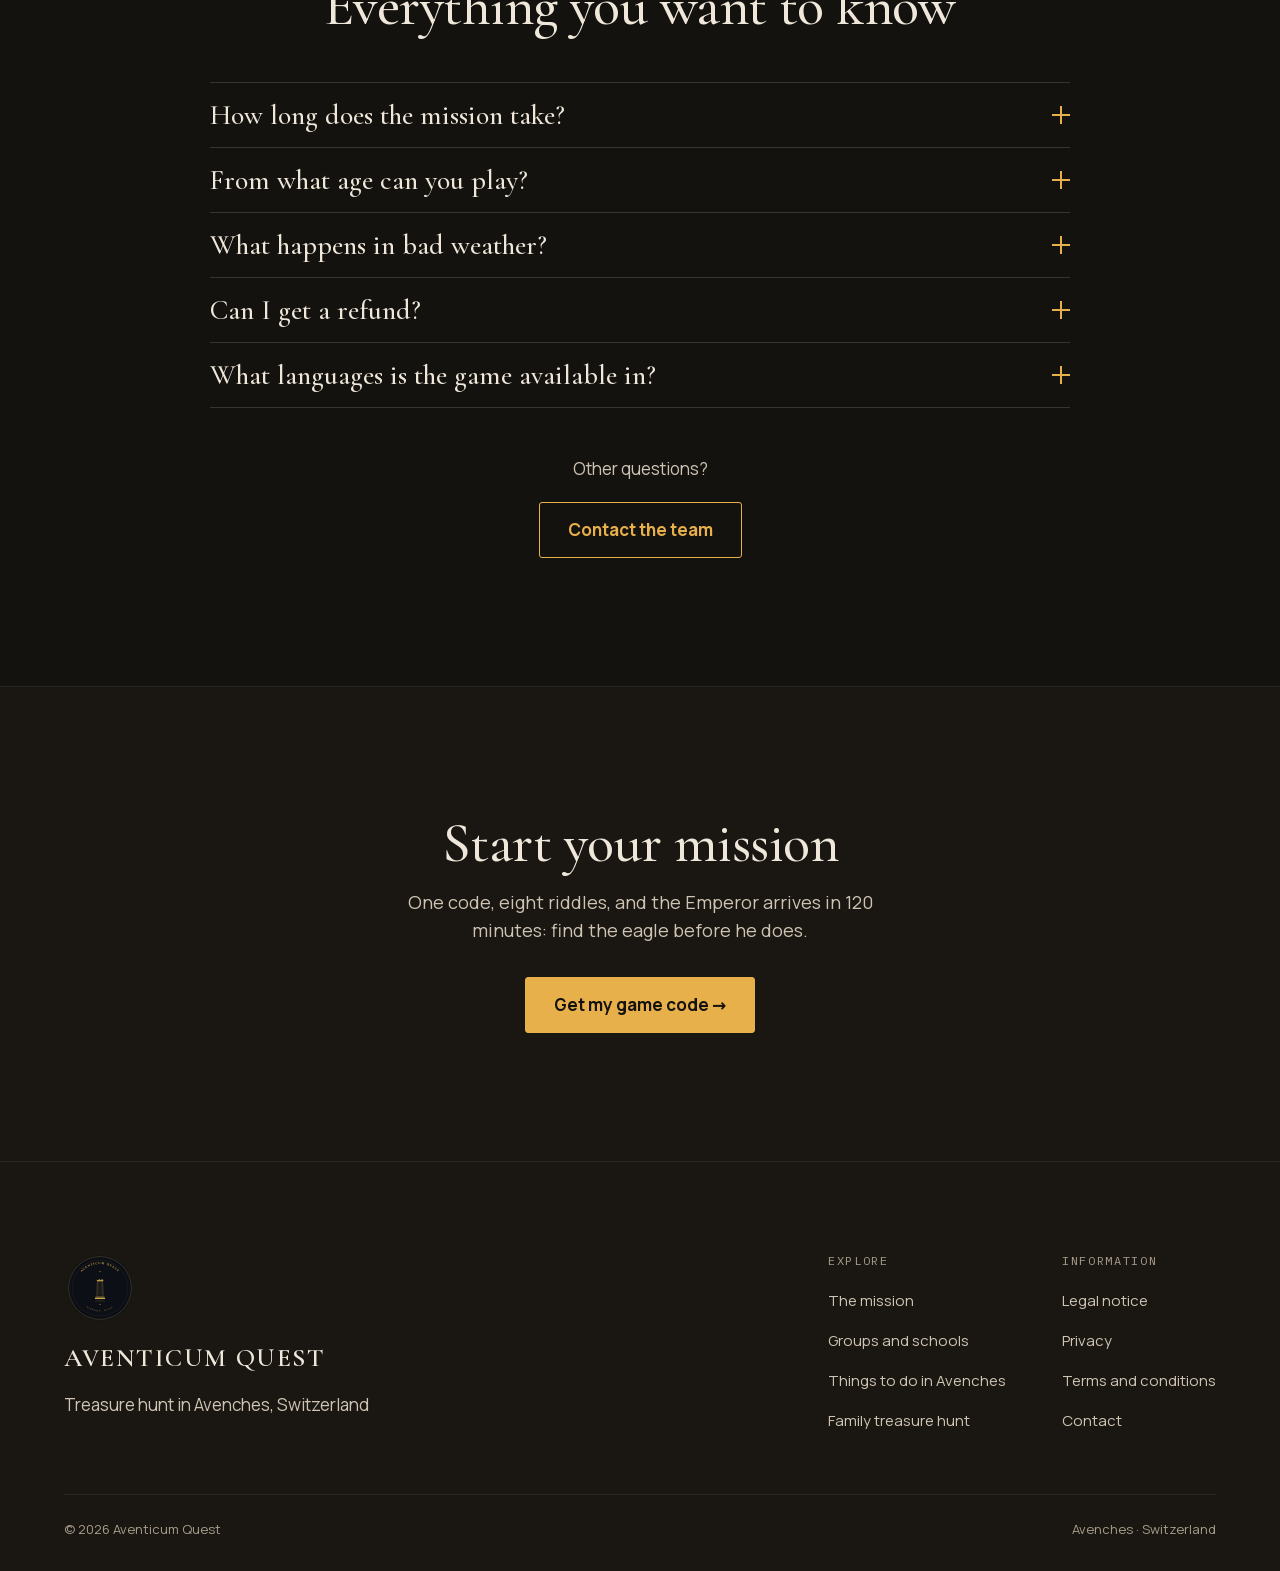
<file: comment.html>
<!DOCTYPE html>
<html lang="fr">
<head>
  <meta charset="UTF-8">
  <meta name="viewport" content="width=device-width, initial-scale=1.0">
  <link rel="icon" href="/favicon.ico" sizes="any">
  <link rel="icon" href="/favicon.svg" type="image/svg+xml">
  <link rel="apple-touch-icon" href="/apple-touch-icon.png">
  <title>Comment ça marche : Aventicum Quest</title>
  <meta name="description" content="Découvrez comment fonctionne Aventicum Quest : achat en ligne, réception de votre code, et résolution des 8 énigmes à travers les monuments d'Avenches.">
  <meta name="robots" content="index, follow">
  <link rel="canonical" href="https://aventicumquest.ch/comment.html">
  <meta property="og:title" content="Comment ça marche : Aventicum Quest">
  <meta property="og:description" content="Achat en ligne, code reçu par e-mail, puis 8 énigmes à travers les lieux emblématiques d'Avenches. Voici comment jouer.">
  <meta property="og:type" content="website">
  <meta property="og:url" content="https://aventicumquest.ch/comment.html">
  <meta property="og:image" content="https://aventicumquest.ch/images/og_image.jpg">
  <meta property="og:image:width" content="1200">
  <meta property="og:image:height" content="630">
  <meta property="og:image:alt" content="Aventicum Quest : chasse au trésor dans les vestiges romains d'Avenches">
  <meta property="og:locale" content="fr_CH">
  <meta name="twitter:card" content="summary_large_image">
  <meta name="twitter:title" content="Comment ça marche : Aventicum Quest">
  <meta name="twitter:description" content="Achat en ligne, code par e-mail, puis 8 énigmes dans les lieux emblématiques d'Avenches.">
  <meta name="twitter:image" content="https://aventicumquest.ch/images/og_image.jpg">
  <script>document.documentElement.classList.add('js');</script>
  <link rel="preload" href="fonts/cormorant-garamond.woff2" as="font" type="font/woff2" crossorigin>
  <link rel="preload" href="fonts/manrope.woff2" as="font" type="font/woff2" crossorigin>
  <link rel="stylesheet" href="styles.css">
  <!-- Mesure d'audience Plausible : chargée uniquement sur le vrai domaine (pas en prévisualisation) -->
  <script>
    window.plausible=window.plausible||function(){(plausible.q=plausible.q||[]).push(arguments)},plausible.init=plausible.init||function(i){plausible.o=i||{}};
    plausible.init();
    (function(){var h=location.hostname;if(h==='aventicumquest.ch'||h==='www.aventicumquest.ch'){var s=document.createElement('script');s.async=true;s.src='https://plausible.io/js/pa-ELx2kKywInJ5MKZ1ST8au.js';document.head.appendChild(s);}})();
  </script>
</head>
<body>
  <a class="skip-link" href="#contenu" data-i18n="a11y.skip">Aller au contenu</a>

  <!-- ── Navigation ─────────────────────────────────────────── -->
  <header class="site-header is-solid">
    <a class="brand" href="index.html" aria-label="Aventicum Quest">
      <img src="assets/logo.svg" alt="" width="44" height="44">
      <span class="brand-name">Aventicum Quest</span>
    </a>
    <nav class="nav-main" aria-label="Navigation principale" data-i18n-aria="nav.aria">
      <a href="index.html#mission" data-i18n="nav.mission">La mission</a>
      <a href="index.html#stations" data-i18n="nav.stations">Les stations</a>
      <a href="index.html#enigmes" data-i18n="nav.enigmes">Les énigmes</a>
      <a href="index.html#tarifs" data-i18n="nav.tarifs">Tarifs</a>
      <a href="index.html#faq" data-i18n="nav.faq">FAQ</a>
    </nav>
    <div class="header-actions">
      <div class="lang">
        <button type="button" class="lang-toggle" aria-haspopup="true" aria-expanded="false" aria-label="Langue" data-i18n-aria="nav.lang">
          <svg width="16" height="16" viewBox="0 0 16 16" fill="none" stroke="currentColor" stroke-width="1.3" aria-hidden="true"><circle cx="8" cy="8" r="6.5"/><ellipse cx="8" cy="8" rx="2.8" ry="6.5"/><line x1="1.5" y1="8" x2="14.5" y2="8"/></svg>
          <span class="lang-code">FR</span>
        </button>
        <div class="lang-menu" role="menu" hidden>
          <button type="button" class="lang-opt" role="menuitemradio" aria-checked="true" data-lang="fr"><span>Français</span><span class="lang-opt-code">FR</span></button>
          <button type="button" class="lang-opt" role="menuitemradio" aria-checked="false" data-lang="de"><span>Deutsch</span><span class="lang-opt-code">DE</span></button>
          <button type="button" class="lang-opt" role="menuitemradio" aria-checked="false" data-lang="en"><span>English</span><span class="lang-opt-code">EN</span></button>
        </div>
      </div>
      <a class="btn btn--outline btn--sm nav-buy" href="acheter.html" data-i18n="nav.buy">Acheter</a>
      <button type="button" class="burger" aria-expanded="false" aria-controls="menu-panel" aria-label="Menu" data-i18n-aria="nav.menu"><span></span><span></span></button>
    </div>
  </header>

  <div class="menu-panel" id="menu-panel" role="dialog" aria-modal="true" aria-label="Menu" data-i18n-aria="nav.menu" hidden>
    <div class="menu-top">
      <img src="assets/logo.svg" alt="" width="44" height="44">
      <button type="button" class="menu-close" data-i18n="nav.close">Fermer</button>
    </div>
    <nav class="menu-nav" aria-label="Navigation principale" data-i18n-aria="nav.aria">
      <a href="index.html#mission" data-i18n="nav.mission">La mission</a>
      <a href="index.html#stations" data-i18n="nav.stations">Les stations</a>
      <a href="index.html#enigmes" data-i18n="nav.enigmes">Les énigmes</a>
      <a href="index.html#tarifs" data-i18n="nav.tarifs">Tarifs</a>
      <a href="index.html#faq" data-i18n="nav.faq">FAQ</a>
    </nav>
    <a class="btn btn--primary btn--block" href="acheter.html" data-i18n="nav.buy">Acheter</a>
  </div>

  <main id="contenu">

    <!-- ── En-tête ────────────────────────────────────────────── -->
    <section id="cm-hero">
      <p class="cm-breadcrumb"><a href="index.html" data-i18n="bc-home">Accueil</a> &nbsp;/&nbsp; <span data-i18n="bc-current">Comment ça marche</span></p>
      <div class="stele">
        <div class="stele-rule"><span class="stele-diamond">◆</span></div>
        <h1 class="cm-h1" data-i18n="hero-h1">Comment ça marche ?</h1>
        <div class="stele-rule"><span class="stele-diamond">◆</span></div>
      </div>
      <p class="cm-hero-sub" data-i18n="hero-sub">De l'achat en ligne à la dernière énigme, en cinq étapes.</p>
    </section>

    <!-- ── Étapes ─────────────────────────────────────────────── -->
    <section id="cm-steps">
      <div class="section-inner">
        <div class="stele reveal">
          <div class="stele-rule"><span class="stele-diamond">◆</span></div>
          <h2 data-i18n="steps-h2">Votre mission en 5 étapes</h2>
          <div class="stele-rule"><span class="stele-diamond">◆</span></div>
          <p class="stele-sub" data-i18n="steps-sub">Aucune coordination préalable requise</p>
        </div>

        <div class="cm-steps-list">

          <div class="cm-step reveal">
            <div class="cm-step-marker"><span class="cm-step-num">1</span></div>
            <div>
              <h3 data-i18n="s1-h3">Achat en ligne</h3>
              <p data-i18n="s1-p">Achetez votre code directement sur ce site, dans la langue de votre choix. Le prix est par joueur : 12 CHF dès 18 ans, 8 CHF de 5 à 17 ans, gratuit pour les moins de 5 ans. Vous recevez un seul code par commande, valable pour toute votre équipe. La transaction prend moins de 2 minutes, aucun compte à créer.</p>
              <div class="cm-step-tags">
                <span class="badge" data-i18n="s1-t1">12 CHF adulte</span>
                <span class="badge" data-i18n="s1-t2">8 CHF enfant</span>
                <span class="badge" data-i18n="s1-t3">Visa · Mastercard</span>
                <span class="badge" data-i18n="s1-t5">1 code pour l'équipe</span>
              </div>
            </div>
          </div>

          <div class="cm-step reveal">
            <div class="cm-step-marker"><span class="cm-step-num">2</span></div>
            <div>
              <h3 data-i18n="s2-h3">Réception de votre code</h3>
              <p data-i18n="s2-p">Immédiatement après le paiement, vous recevez par e-mail votre code personnel au format AQUILA-XXXXXXXX, ainsi que le lien vers le jeu. Aucune application à installer, tout se joue dans votre navigateur.</p>
              <div class="cm-step-tags">
                <span class="badge" data-i18n="s2-t1">Envoi instantané</span>
                <span class="badge" data-i18n="s2-t2">Valable 12 mois</span>
                <span class="badge" data-i18n="s2-t3">Aucune app à installer</span>
              </div>
            </div>
          </div>

          <div class="cm-step reveal">
            <div class="cm-step-marker"><span class="cm-step-num">3</span></div>
            <div>
              <h3 data-i18n="s3-h3">Arriver à Avenches</h3>
              <p data-i18n="s3-p">Rejoignez Avenches quand vous le souhaitez, le week-end ou en semaine, seul, en famille ou entre amis. Le point de départ est la Place de l'Église, au cœur de la vieille ville, à deux pas de l'office du tourisme, accessible à pied depuis la gare. Entrez votre code pour lancer la mission.</p>
              <div class="cm-step-tags">
                <span class="badge" data-i18n="s3-t1">Départ libre</span>
                <span class="badge" data-i18n="s3-t2">Accessible depuis la gare</span>
              </div>
            </div>
          </div>

          <div class="cm-step reveal">
            <div class="cm-step-marker"><span class="cm-step-num">4</span></div>
            <div>
              <h3 data-i18n="s4-h3">Résoudre les 8 énigmes</h3>
              <p data-i18n="s4-p">Le jeu vous guide de monument en monument à travers les 8 stations du parcours. Chaque énigme mêle observation, logique et histoire romaine : les indices sont sur place, nul besoin d'avoir étudié l'Antiquité. En cas de blocage, un système d'indices progressifs vous aide sans tout révéler.</p>
              <div class="cm-step-tags">
                <span class="badge" data-i18n="s4-t1">8 énigmes</span>
                <span class="badge" data-i18n="s4-t2">8 monuments</span>
                <span class="badge" data-i18n="s4-t3">Indices disponibles</span>
                <span class="badge" data-i18n="s4-t4">Environ 1h30 à 2h</span>
              </div>
            </div>
          </div>

          <div class="cm-step reveal">
            <div class="cm-step-marker"><span class="cm-step-num">5</span></div>
            <div>
              <h3 data-i18n="s5-h3">Le dénouement</h3>
              <p data-i18n="s5-p">Au terme du parcours, votre équipe rassemble ce qu'elle a trouvé pour retrouver l'aigle de la Legio XI Claudia avant l'arrivée de l'Empereur Hadrien. Mission accomplie, et une autre façon d'avoir découvert Avenches.</p>
              <div class="cm-step-tags">
                <span class="badge" data-i18n="s5-t1">Fin scénarisée</span>
                <span class="badge" data-i18n="s5-t2">Mission accomplie</span>
              </div>
            </div>
          </div>

        </div>
      </div>
    </section>

    <!-- ── Ce qui est inclus ──────────────────────────────────── -->
    <section id="cm-includes">
      <div class="section-inner">
        <div class="stele reveal">
          <div class="stele-rule"><span class="stele-diamond">◆</span></div>
          <h2 data-i18n="inc-h2">Un code, une aventure complète</h2>
          <div class="stele-rule"><span class="stele-diamond">◆</span></div>
        </div>

        <div class="cm-includes-grid reveal">
          <div class="cm-include">
            <span class="cm-include-icon" aria-hidden="true"></span>
            <div><h4 data-i18n="inc1-h4">8 énigmes originales</h4><p data-i18n="inc1-p">Scénarisées autour de l'histoire réelle d'Aventicum.</p></div>
          </div>
          <div class="cm-include">
            <span class="cm-include-icon" aria-hidden="true"></span>
            <div><h4 data-i18n="inc2-h4">Application web guidée</h4><p data-i18n="inc2-p">Fonctionne dans le navigateur de votre smartphone, sans rien installer.</p></div>
          </div>
          <div class="cm-include">
            <span class="cm-include-icon" aria-hidden="true"></span>
            <div><h4 data-i18n="inc3-h4">Trois formats d'énigmes</h4><p data-i18n="inc3-p">Photo à observer, choix multiple, ou indice à retrouver sur place.</p></div>
          </div>
          <div class="cm-include">
            <span class="cm-include-icon" aria-hidden="true"></span>
            <div><h4 data-i18n="inc4-h4">Carte interactive du parcours</h4><p data-i18n="inc4-p">Les 8 stations reliées sur une carte, consultable avant de partir.</p></div>
          </div>
          <div class="cm-include">
            <span class="cm-include-icon" aria-hidden="true"></span>
            <div><h4 data-i18n="inc5-h4">Narration immersive</h4><p data-i18n="inc5-p">L'enquête de l'aigle volée, en français, anglais et allemand.</p></div>
          </div>
          <div class="cm-include">
            <span class="cm-include-icon" aria-hidden="true"></span>
            <div><h4 data-i18n="inc6-h4">Une question ?</h4><p data-i18n-html="inc6-p">Écrivez-nous à <a href="mailto:info@aventicumquest.ch">info@aventicumquest.ch</a>.</p></div>
          </div>
        </div>
      </div>
    </section>

    <!-- ── Conseils pratiques ─────────────────────────────────── -->
    <section id="cm-tips">
      <div class="section-inner">
        <div class="stele reveal">
          <div class="stele-rule"><span class="stele-diamond">◆</span></div>
          <h2 data-i18n="tips-h2">Préparez votre mission</h2>
          <div class="stele-rule"><span class="stele-diamond">◆</span></div>
        </div>
        <div class="cm-tips-grid reveal">
          <div class="cm-tip"><span class="cm-tip-icon" aria-hidden="true"></span><span class="cm-tip-text" data-i18n="tip1">À faire de préférence en journée</span></div>
          <div class="cm-tip"><span class="cm-tip-icon" aria-hidden="true"></span><span class="cm-tip-text" data-i18n="tip2">Chaussures de marche confortables</span></div>
          <div class="cm-tip"><span class="cm-tip-icon" aria-hidden="true"></span><span class="cm-tip-text" data-i18n="tip3">Chargez votre téléphone avant de partir</span></div>
          <div class="cm-tip"><span class="cm-tip-icon" aria-hidden="true"></span><span class="cm-tip-text" data-i18n="tip4">Jouable par tous les temps, sauf orage</span></div>
        </div>
      </div>
    </section>

    <!-- ── FAQ ────────────────────────────────────────────────── -->
    <section id="cm-faq">
      <div class="section-inner">
        <div class="stele reveal">
          <div class="stele-rule"><span class="stele-diamond">◆</span></div>
          <h2 data-i18n="faq-h2">Tout ce que vous voulez savoir</h2>
          <div class="stele-rule"><span class="stele-diamond">◆</span></div>
        </div>

        <div class="faq-list reveal">
          <details class="faq-item">
            <summary><span class="faq-q" data-i18n="faq-q1">Combien de temps dure la mission ?</span><span class="faq-plus" aria-hidden="true"></span></summary>
            <div class="faq-a"><p data-i18n="faq-a1">Comptez environ 1h30 à 2h. Ce n'est pas un compte à rebours qui vous arrête : vous avancez à votre rythme et terminez l'enquête quand vous le souhaitez.</p></div>
          </details>
          <details class="faq-item">
            <summary><span class="faq-q" data-i18n="faq-q2">À partir de quel âge peut-on jouer ?</span><span class="faq-plus" aria-hidden="true"></span></summary>
            <div class="faq-a"><p data-i18n="faq-a2">Il n'y a pas d'âge minimum fixé : c'est une sortie pensée pour être partagée en famille. Le tarif enfant (8 CHF) s'applique de 5 à 17 ans, gratuit pour les moins de 5 ans, et le tarif adulte (12 CHF) dès 18 ans.</p></div>
          </details>
          <details class="faq-item">
            <summary><span class="faq-q" data-i18n="faq-q3">Que se passe-t-il en cas de mauvais temps ?</span><span class="faq-plus" aria-hidden="true"></span></summary>
            <div class="faq-a"><p data-i18n="faq-a3">Le jeu se pratique en extérieur. Sous une pluie légère il reste jouable, prévoyez une tenue adaptée. En cas d'orage, mieux vaut reporter : votre code est valable 12 mois, vous pouvez revenir un autre jour.</p></div>
          </details>
          <details class="faq-item">
            <summary><span class="faq-q" data-i18n="faq-q4">Puis-je obtenir un remboursement ?</span><span class="faq-plus" aria-hidden="true"></span></summary>
            <div class="faq-a"><p data-i18n-html="faq-a4">Le code, s'il n'a pas encore été activé, peut être remboursé dans les 14 jours suivant l'achat, conformément au droit de rétractation prévu par l'art. 40d CO. Une fois le code activé, aucun remboursement n'est possible. Pour toute demande, écrivez à <a href="mailto:info@aventicumquest.ch">info@aventicumquest.ch</a>.</p></div>
          </details>
          <details class="faq-item">
            <summary><span class="faq-q" data-i18n="faq-q5">En quelles langues le jeu est-il disponible ?</span><span class="faq-plus" aria-hidden="true"></span></summary>
            <div class="faq-a"><p data-i18n="faq-a5">Aventicum Quest est disponible en français, en anglais et en allemand. Vous choisissez votre langue au lancement de la partie.</p></div>
          </details>
        </div>

        <div class="cm-faq-more reveal">
          <p data-i18n="faq-more">D'autres questions ?</p>
          <a href="mailto:info@aventicumquest.ch" class="cm-faq-btn" data-i18n="faq-contact">Contacter l'équipe</a>
        </div>
      </div>
    </section>

    <!-- ── CTA final ──────────────────────────────────────────── -->
    <section id="cm-cta">
      <div class="section-inner" style="max-width:640px">
        <div class="stele reveal">
          <div class="stele-rule"><span class="stele-diamond">◆</span></div>
          <h2 data-i18n="cta-h2">Lancez votre mission</h2>
          <div class="stele-rule"><span class="stele-diamond">◆</span></div>
        </div>
        <p class="cm-cta-tag reveal" data-i18n="cta-tag">Un code, huit énigmes, et l'Empereur arrive dans 120 minutes : retrouvez l'aigle avant lui.</p>
        <a href="acheter.html" class="btn-primary reveal" data-i18n="cta-btn">Obtenir mon code de jeu →</a>
      </div>
    </section>

  </main>

  <!-- ── Footer ─────────────────────────────────────────────────── -->
  <footer class="site-footer">
    <div class="footer-inner">
      <div class="footer-top">
        <div class="footer-brand">
          <img src="assets/logo.svg" alt="" width="72" height="72">
          <p class="footer-name">Aventicum Quest</p>
          <p class="footer-tag" data-i18n="footer.tagline">Jeu de piste à Avenches, Suisse</p>
        </div>
        <div class="footer-cols">
          <nav class="footer-col" aria-labelledby="foot-explore">
            <h2 id="foot-explore" data-i18n="footer.explore">EXPLORER</h2>
            <a href="index.html#mission" data-i18n="footer.mission">La mission</a>
            <a href="groupes.html" data-i18n="footer.groups">Groupes et écoles</a>
            <a href="que-faire-a-avenches.html" data-i18n="footer.guide">Que faire à Avenches</a>
            <a href="jeu-de-piste-famille-suisse-romande.html" data-i18n="footer.family">Jeu de piste en famille</a>
          </nav>
          <nav class="footer-col" aria-labelledby="foot-info">
            <h2 id="foot-info" data-i18n="footer.info">INFORMATIONS</h2>
            <a href="mentions-legales.html" data-i18n="footer.legal">Mentions légales</a>
            <a href="confidentialite.html" data-i18n="footer.privacy">Confidentialité</a>
            <a href="cgv.html" data-i18n="footer.terms">Conditions générales</a>
            <a href="mailto:info@aventicumquest.ch" data-i18n="footer.contact">Contact</a>
          </nav>
        </div>
      </div>
      <div class="footer-bottom">
        <span data-i18n="footer.copy">© 2026 Aventicum Quest</span>
        <span data-i18n="footer.place">Avenches · Suisse</span>
      </div>
    </div>
  </footer>

  <script>
    /* ══════════════════════════════════════════════════════════════
       TRANSLATIONS
    ══════════════════════════════════════════════════════════════ */
    const PAGE_TITLES = {
      fr: 'Comment ça marche : Aventicum Quest',
      en: 'How it works: Aventicum Quest',
      de: 'So funktioniert\'s: Aventicum Quest'
    };
    const PAGE_DESCS = {
      fr: 'Découvrez comment fonctionne Aventicum Quest : achat en ligne, réception de votre code, et résolution des 8 énigmes à travers les monuments d\'Avenches.',
      en: 'How Aventicum Quest works: buy online, get your code by email, and solve 8 riddles across the landmarks of Avenches.',
      de: 'So funktioniert Aventicum Quest: online kaufen, Code per E-Mail erhalten und 8 Rätsel an den Wahrzeichen von Avenches lösen.'
    };

    const T = {
      fr: {
        'nav-cta': 'Acheter',
        'bc-home': 'Accueil',
        'bc-current': 'Comment ça marche',
        'hero-h1': 'Comment ça marche ?',
        'hero-sub': 'De l\'achat en ligne à la dernière énigme, en cinq étapes.',
        'steps-h2': 'Votre mission en 5 étapes',
        'steps-sub': 'Aucune coordination préalable requise',
        's1-h3': 'Achat en ligne',
        's1-p': 'Achetez votre code directement sur ce site, dans la langue de votre choix. Le prix est par joueur : 12 CHF dès 18 ans, 8 CHF de 5 à 17 ans, gratuit pour les moins de 5 ans. Vous recevez un seul code par commande, valable pour toute votre équipe. La transaction prend moins de 2 minutes, aucun compte à créer.',
        's1-t1': '12 CHF adulte', 's1-t2': '8 CHF enfant', 's1-t3': 'Visa · Mastercard', 's1-t5': '1 code pour l\'équipe',
        's2-h3': 'Réception de votre code',
        's2-p': 'Immédiatement après le paiement, vous recevez par e-mail votre code personnel au format AQUILA-XXXXXXXX, ainsi que le lien vers le jeu. Aucune application à installer, tout se joue dans votre navigateur.',
        's2-t1': 'Envoi instantané', 's2-t2': 'Valable 12 mois', 's2-t3': 'Aucune app à installer',
        's3-h3': 'Arriver à Avenches',
        's3-p': 'Rejoignez Avenches quand vous le souhaitez, le week-end ou en semaine, seul, en famille ou entre amis. Le point de départ est la Place de l\'Église, au cœur de la vieille ville, à deux pas de l\'office du tourisme, accessible à pied depuis la gare. Entrez votre code pour lancer la mission.',
        's3-t1': 'Départ libre', 's3-t2': 'Accessible depuis la gare',
        's4-h3': 'Résoudre les 8 énigmes',
        's4-p': 'Le jeu vous guide de monument en monument à travers les 8 stations du parcours. Chaque énigme mêle observation, logique et histoire romaine : les indices sont sur place, nul besoin d\'avoir étudié l\'Antiquité. En cas de blocage, un système d\'indices progressifs vous aide sans tout révéler.',
        's4-t1': '8 énigmes', 's4-t2': '8 monuments', 's4-t3': 'Indices disponibles', 's4-t4': 'Environ 1h30 à 2h',
        's5-h3': 'Le dénouement',
        's5-p': 'Au terme du parcours, votre équipe rassemble ce qu\'elle a trouvé pour retrouver l\'aigle de la Legio XI Claudia avant l\'arrivée de l\'Empereur Hadrien. Mission accomplie, et une autre façon d\'avoir découvert Avenches.',
        's5-t1': 'Fin scénarisée', 's5-t2': 'Mission accomplie',
        'inc-h2': 'Un code, une aventure complète',
        'inc1-h4': '8 énigmes originales', 'inc1-p': 'Scénarisées autour de l\'histoire réelle d\'Aventicum.',
        'inc2-h4': 'Application web guidée', 'inc2-p': 'Fonctionne dans le navigateur de votre smartphone, sans rien installer.',
        'inc3-h4': 'Trois formats d\'énigmes', 'inc3-p': 'Photo à observer, choix multiple, ou indice à retrouver sur place.',
        'inc4-h4': 'Carte interactive du parcours', 'inc4-p': 'Les 8 stations reliées sur une carte, consultable avant de partir.',
        'inc5-h4': 'Narration immersive', 'inc5-p': 'L\'enquête de l\'aigle volée, en français, anglais et allemand.',
        'inc6-h4': 'Une question ?', 'inc6-p': 'Écrivez-nous à <a href="mailto:info@aventicumquest.ch">info@aventicumquest.ch</a>.',
        'tips-h2': 'Préparez votre mission',
        'tip1': 'À faire de préférence en journée', 'tip2': 'Chaussures de marche confortables',
        'tip3': 'Chargez votre téléphone avant de partir', 'tip4': 'Jouable par tous les temps, sauf orage',
        'faq-h2': 'Tout ce que vous voulez savoir',
        'faq-q1': 'Combien de temps dure la mission ?',
        'faq-a1': 'Comptez environ 1h30 à 2h. Ce n\'est pas un compte à rebours qui vous arrête : vous avancez à votre rythme et terminez l\'enquête quand vous le souhaitez.',
        'faq-q2': 'À partir de quel âge peut-on jouer ?',
        'faq-a2': 'Il n\'y a pas d\'âge minimum fixé : c\'est une sortie pensée pour être partagée en famille. Le tarif enfant (8 CHF) s\'applique de 5 à 17 ans, gratuit pour les moins de 5 ans, et le tarif adulte (12 CHF) dès 18 ans.',
        'faq-q3': 'Que se passe-t-il en cas de mauvais temps ?',
        'faq-a3': 'Le jeu se pratique en extérieur. Sous une pluie légère il reste jouable, prévoyez une tenue adaptée. En cas d\'orage, mieux vaut reporter : votre code est valable 12 mois, vous pouvez revenir un autre jour.',
        'faq-q4': 'Puis-je obtenir un remboursement ?',
        'faq-a4': 'Les codes non encore activés peuvent être remboursés dans les 14 jours suivant l\'achat, conformément au droit de rétractation prévu par l\'art. 40d CO. Une fois le code activé, aucun remboursement n\'est possible. Pour toute demande, écrivez à <a href="mailto:info@aventicumquest.ch">info@aventicumquest.ch</a>.',
        'faq-q5': 'En quelles langues le jeu est-il disponible ?',
        'faq-a5': 'Aventicum Quest est disponible en français, en anglais et en allemand. Vous choisissez votre langue au lancement de la partie.',
        'faq-more': 'D\'autres questions ?',
        'faq-contact': 'Contacter l\'équipe',
        'cta-h2': 'Lancez votre mission',
        'cta-tag': 'Un code, huit énigmes, et l\'Empereur arrive dans 120 minutes : retrouvez l\'aigle avant lui.',
        'cta-btn': 'Obtenir mon code de jeu →',
        'foot-guide': 'Que faire à Avenches', 'foot-family': 'Jeu de piste en famille',
        'nav-groups': 'Groupes et écoles', 'foot-groups': 'Groupes et écoles',
        'nav-gift': 'Bons cadeaux', 'foot-gift': 'Bons cadeaux',
        'foot-ml': 'Mentions légales', 'foot-cgv': 'Conditions générales', 'foot-conf': 'Confidentialité',
        'foot-copy': '© 2026 Aventicum Quest · Avenches, Suisse · aventicumquest.ch'
      },
      en: {
        'nav-cta': 'Buy',
        'bc-home': 'Home',
        'bc-current': 'How it works',
        'hero-h1': 'How does it work?',
        'hero-sub': 'From buying online to the final riddle, in five steps.',
        'steps-h2': 'Your mission in 5 steps',
        'steps-sub': 'No prior coordination needed',
        's1-h3': 'Buy online',
        's1-p': 'Buy your code directly on this site, in the language of your choice. The price is per player: CHF 12 from age 18, CHF 8 from ages 5 to 17, free under age 5. You receive a single code per order, valid for your whole team. The transaction takes less than 2 minutes, no account needed.',
        's1-t1': 'CHF 12 adult', 's1-t2': 'CHF 8 child', 's1-t3': 'Visa · Mastercard', 's1-t5': '1 code for the team',
        's2-h3': 'Get your code',
        's2-p': 'Right after payment, you receive your personal code by email in the format AQUILA-XXXXXXXX, along with the link to the game. No app to install, everything runs in your browser.',
        's2-t1': 'Instant delivery', 's2-t2': 'Valid 12 months', 's2-t3': 'No app required',
        's3-h3': 'Arrive in Avenches',
        's3-p': 'Join us in Avenches whenever you like, on a weekend or a weekday, alone, with family or with friends. The starting point is Place de l\'Église, in the heart of the old town, steps from the tourist office and within walking distance of the train station. Enter your code to start the mission.',
        's3-t1': 'Go whenever you like', 's3-t2': 'Walking distance from the station',
        's4-h3': 'Solve the 8 riddles',
        's4-p': 'The game guides you from monument to monument across the 8 stations of the trail. Each riddle mixes observation, logic and Roman history: the clues are on site, no need to have studied antiquity. If you get stuck, a system of progressive hints helps without giving everything away.',
        's4-t1': '8 riddles', 's4-t2': '8 monuments', 's4-t3': 'Hints available', 's4-t4': 'About 1.5 to 2 hours',
        's5-h3': 'The finale',
        's5-p': 'At the end of the trail, your team pieces together what it has found to recover the eagle of Legio XI Claudia before the Emperor Hadrian arrives. Mission accomplished, and another way to have discovered Avenches.',
        's5-t1': 'Scripted ending', 's5-t2': 'Mission accomplished',
        'inc-h2': 'One code, a full adventure',
        'inc1-h4': '8 original riddles', 'inc1-p': 'Scripted around the real history of Aventicum.',
        'inc2-h4': 'Guided web app', 'inc2-p': 'Runs in your smartphone\'s browser, nothing to install.',
        'inc3-h4': 'Three riddle formats', 'inc3-p': 'A photo to study, a multiple choice, or a clue to find on site.',
        'inc4-h4': 'Interactive trail map', 'inc4-p': 'The 8 stations linked on a map, ready to check before you go.',
        'inc5-h4': 'Immersive narration', 'inc5-p': 'The investigation of the stolen eagle, in French, English and German.',
        'inc6-h4': 'A question?', 'inc6-p': 'Write to us at <a href="mailto:info@aventicumquest.ch">info@aventicumquest.ch</a>.',
        'tips-h2': 'Get ready for your mission',
        'tip1': 'Best played during daylight', 'tip2': 'Comfortable walking shoes',
        'tip3': 'Charge your phone before you go', 'tip4': 'Playable in any weather, except storms',
        'faq-h2': 'Everything you want to know',
        'faq-q1': 'How long does the mission take?',
        'faq-a1': 'Count on about 1.5 to 2 hours. It is not a countdown that stops you: you move at your own pace and finish the investigation whenever you like.',
        'faq-q2': 'From what age can you play?',
        'faq-a2': 'There is no fixed minimum age: it is an outing designed to be shared as a family. The child rate (CHF 8) applies from ages 5 to 17, free under age 5, and the adult rate (CHF 12) from age 18.',
        'faq-q3': 'What happens in bad weather?',
        'faq-a3': 'The game is played outdoors. In light rain it is still playable, so plan suitable clothing. In a storm, it is better to postpone: your code is valid for 12 months, so you can come back another day.',
        'faq-q4': 'Can I get a refund?',
        'faq-a4': 'The code, if it has not yet been activated, can be refunded within 14 days of purchase, in line with the right of withdrawal under art. 40d of the Swiss Code of Obligations. Once the code has been activated, no refund is possible. For any request, write to <a href="mailto:info@aventicumquest.ch">info@aventicumquest.ch</a>.',
        'faq-q5': 'What languages is the game available in?',
        'faq-a5': 'Aventicum Quest is available in French, English and German. You choose your language when you start the game.',
        'faq-more': 'Other questions?',
        'faq-contact': 'Contact the team',
        'cta-h2': 'Start your mission',
        'cta-tag': 'One code, eight riddles, and the Emperor arrives in 120 minutes: find the eagle before he does.',
        'cta-btn': 'Get my game code →',
        'foot-guide': 'What to do in Avenches', 'foot-family': 'Family treasure hunt',
        'nav-groups': 'Groups and schools', 'foot-groups': 'Groups and schools',
        'nav-gift': 'Gift vouchers', 'foot-gift': 'Gift vouchers',
        'foot-ml': 'Legal notice', 'foot-cgv': 'Terms & Conditions', 'foot-conf': 'Privacy',
        'foot-copy': '© 2026 Aventicum Quest · Avenches, Switzerland · aventicumquest.ch'
      },
      de: {
        'nav-cta': 'Kaufen',
        'bc-home': 'Startseite',
        'bc-current': 'So funktioniert\'s',
        'hero-h1': 'Wie funktioniert das?',
        'hero-sub': 'Vom Online-Kauf bis zum letzten Rätsel, in fünf Schritten.',
        'steps-h2': 'Eure Mission in 5 Schritten',
        'steps-sub': 'Keine Vorabkoordination nötig',
        's1-h3': 'Online kaufen',
        's1-p': 'Kauft euren Code direkt auf dieser Seite, in der Sprache eurer Wahl. Der Preis gilt pro Spieler: 12 CHF ab 18 Jahren, 8 CHF von 5 bis 17 Jahren, gratis unter 5 Jahren. Ihr erhaltet einen einzigen Code pro Bestellung, gültig für euer ganzes Team. Die Zahlung dauert weniger als 2 Minuten, kein Konto nötig.',
        's1-t1': '12 CHF Erwachsene', 's1-t2': '8 CHF Kinder', 's1-t3': 'Visa · Mastercard', 's1-t5': '1 Code für das Team',
        's2-h3': 'Code erhalten',
        's2-p': 'Direkt nach der Zahlung erhaltet ihr per E-Mail euren persönlichen Code im Format AQUILA-XXXXXXXX sowie den Link zum Spiel. Keine App nötig, alles läuft im Browser.',
        's2-t1': 'Sofortversand', 's2-t2': '12 Monate gültig', 's2-t3': 'Keine App nötig',
        's3-h3': 'In Avenches ankommen',
        's3-p': 'Kommt nach Avenches, wann immer ihr wollt, am Wochenende oder unter der Woche, allein, mit der Familie oder mit Freunden. Startpunkt ist der Place de l\'Église im Herzen der Altstadt, nur wenige Schritte vom Tourismusbüro entfernt und zu Fuss vom Bahnhof erreichbar. Gebt euren Code ein, um die Mission zu starten.',
        's3-t1': 'Freie Startzeit', 's3-t2': 'Zu Fuss vom Bahnhof erreichbar',
        's4-h3': 'Die 8 Rätsel lösen',
        's4-p': 'Das Spiel führt euch von Monument zu Monument durch die 8 Stationen der Strecke. Jedes Rätsel verbindet Beobachtung, Logik und römische Geschichte: Die Hinweise findet ihr vor Ort, ohne Vorkenntnisse der Antike. Kommt ihr nicht weiter, hilft ein System aus stufenweisen Tipps, ohne alles zu verraten.',
        's4-t1': '8 Rätsel', 's4-t2': '8 Monumente', 's4-t3': 'Tipps verfügbar', 's4-t4': 'Rund 1,5 bis 2 Stunden',
        's5-h3': 'Der Ausklang',
        's5-p': 'Am Ende der Strecke fügt euer Team seine Funde zusammen, um den Adler der Legio XI Claudia vor der Ankunft von Kaiser Hadrian wiederzufinden. Mission erfüllt, und Avenches auf eine andere Art entdeckt.',
        's5-t1': 'Inszeniertes Ende', 's5-t2': 'Mission erfüllt',
        'inc-h2': 'Ein Code, ein ganzes Abenteuer',
        'inc1-h4': '8 originelle Rätsel', 'inc1-p': 'Rund um die reale Geschichte von Aventicum inszeniert.',
        'inc2-h4': 'Geführte Web-App', 'inc2-p': 'Läuft im Browser des Smartphones, nichts zu installieren.',
        'inc3-h4': 'Drei Rätselformate', 'inc3-p': 'Ein Foto zum Beobachten, eine Mehrfachauswahl oder ein Hinweis vor Ort.',
        'inc4-h4': 'Interaktive Streckenkarte', 'inc4-p': 'Die 8 Stationen auf einer Karte verbunden, vorab einsehbar.',
        'inc5-h4': 'Immersive Erzählung', 'inc5-p': 'Die Suche nach dem gestohlenen Adler, auf Französisch, Englisch und Deutsch.',
        'inc6-h4': 'Eine Frage?', 'inc6-p': 'Schreibt uns an <a href="mailto:info@aventicumquest.ch">info@aventicumquest.ch</a>.',
        'tips-h2': 'Bereitet eure Mission vor',
        'tip1': 'Am besten tagsüber spielen', 'tip2': 'Bequeme Wanderschuhe',
        'tip3': 'Handy vorher aufladen', 'tip4': 'Bei jedem Wetter spielbar, ausser Gewitter',
        'faq-h2': 'Alles, was ihr wissen wollt',
        'faq-q1': 'Wie lange dauert die Mission?',
        'faq-a1': 'Rechnet mit etwa 1,5 bis 2 Stunden. Das ist kein Countdown, der euch stoppt: Ihr geht in eurem eigenen Tempo vor und beendet die Untersuchung, wann ihr wollt.',
        'faq-q2': 'Ab welchem Alter kann man spielen?',
        'faq-a2': 'Es gibt kein festgelegtes Mindestalter: Es ist ein Ausflug, der als Familie unternommen werden kann. Der Kindertarif (8 CHF) gilt von 5 bis 17 Jahren, gratis unter 5 Jahren, der Erwachsenentarif (12 CHF) ab 18 Jahren.',
        'faq-q3': 'Was passiert bei schlechtem Wetter?',
        'faq-a3': 'Das Spiel findet im Freien statt. Bei leichtem Regen bleibt es spielbar, plant passende Kleidung ein. Bei einem Gewitter verschiebt ihr besser: Euer Code ist 12 Monate gültig, ihr könnt an einem anderen Tag zurückkommen.',
        'faq-q4': 'Kann ich eine Rückerstattung erhalten?',
        'faq-a4': 'Der Code kann, sofern er noch nicht aktiviert wurde, innerhalb von 14 Tagen nach dem Kauf zurückerstattet werden, gemäss dem Widerrufsrecht nach Art. 40d OR. Sobald der Code aktiviert wurde, ist keine Rückerstattung mehr möglich. Für Anfragen schreibt an <a href="mailto:info@aventicumquest.ch">info@aventicumquest.ch</a>.',
        'faq-q5': 'In welchen Sprachen ist das Spiel verfügbar?',
        'faq-a5': 'Aventicum Quest ist auf Französisch, Englisch und Deutsch verfügbar. Ihr wählt eure Sprache beim Start der Partie.',
        'faq-more': 'Weitere Fragen?',
        'faq-contact': 'Team kontaktieren',
        'cta-h2': 'Startet eure Mission',
        'cta-tag': 'Ein Code, acht Rätsel, und der Kaiser kommt in 120 Minuten: Findet den Adler vor ihm.',
        'cta-btn': 'Meinen Spielcode erhalten →',
        'foot-guide': 'Was tun in Avenches', 'foot-family': 'Schnitzeljagd für Familien',
        'nav-groups': 'Gruppen und Schulen', 'foot-groups': 'Gruppen und Schulen',
        'nav-gift': 'Geschenkgutscheine', 'foot-gift': 'Geschenkgutscheine',
        'foot-ml': 'Impressum', 'foot-cgv': 'AGB', 'foot-conf': 'Datenschutz',
        'foot-copy': '© 2026 Aventicum Quest · Avenches, Schweiz · aventicumquest.ch'
      }
    };

    /* ══════════════════════════════════════════════════════════════
       setLang applies all translations to the DOM
    ══════════════════════════════════════════════════════════════ */
    function setLang(lang) {
      if (!T[lang]) return;
      const dict = T[lang];

      document.querySelectorAll('.lang-current').forEach(el => el.textContent = lang.toUpperCase());
      document.querySelectorAll('.lang-opt').forEach(opt => {
        opt.setAttribute('aria-selected', opt.getAttribute('data-lang') === lang ? 'true' : 'false');
      });

      document.querySelectorAll('[data-i18n]').forEach(el => {
        const key = el.getAttribute('data-i18n');
        if (dict[key] !== undefined) el.textContent = dict[key];
      });
      document.querySelectorAll('[data-i18n-html]').forEach(el => {
        const key = el.getAttribute('data-i18n-html');
        if (dict[key] !== undefined) el.innerHTML = dict[key];
      });

      document.documentElement.lang = lang;
      document.title = PAGE_TITLES[lang] || PAGE_TITLES.fr;

      const metaDesc = document.querySelector('meta[name="description"]');
      if (metaDesc) metaDesc.setAttribute('content', PAGE_DESCS[lang] || PAGE_DESCS.fr);

      localStorage.setItem('aq-lang', lang);
    }

    /* ── Language dropdown open / close ──────────────────────── */
    document.querySelectorAll('.lang-select').forEach(sel => {
      const toggle = sel.querySelector('.lang-toggle');
      toggle.addEventListener('click', e => {
        e.stopPropagation();
        const open = sel.classList.toggle('open');
        toggle.setAttribute('aria-expanded', open ? 'true' : 'false');
      });
    });
    function closeLangMenus() {
      document.querySelectorAll('.lang-select.open').forEach(sel => {
        sel.classList.remove('open');
        sel.querySelector('.lang-toggle').setAttribute('aria-expanded', 'false');
      });
    }
    document.addEventListener('click', closeLangMenus);
    document.addEventListener('keydown', e => { if (e.key === 'Escape') closeLangMenus(); });

    window.AQ_PAGE = 'comment';
    window.AQ_PAGE_SETLANG = setLang;

    /* ── Apply saved language on load ────────────────────────── */
    const savedLang = localStorage.getItem('aq-lang') || 'fr';
    if (savedLang !== 'fr') setLang(savedLang);

    /* ── Scroll reveal ────────────────────────────────────────── */
    const revealObserver = new IntersectionObserver(entries => {
      entries.forEach(entry => {
        if (entry.isIntersecting) { entry.target.classList.add('visible'); revealObserver.unobserve(entry.target); }
      });
    }, { threshold: 0.1 });
    document.querySelectorAll('.reveal').forEach(el => revealObserver.observe(el));
  </script>
  <script src="i18n.js" defer></script>
  <script src="main.js" defer></script>
</body>
</html>
</file>
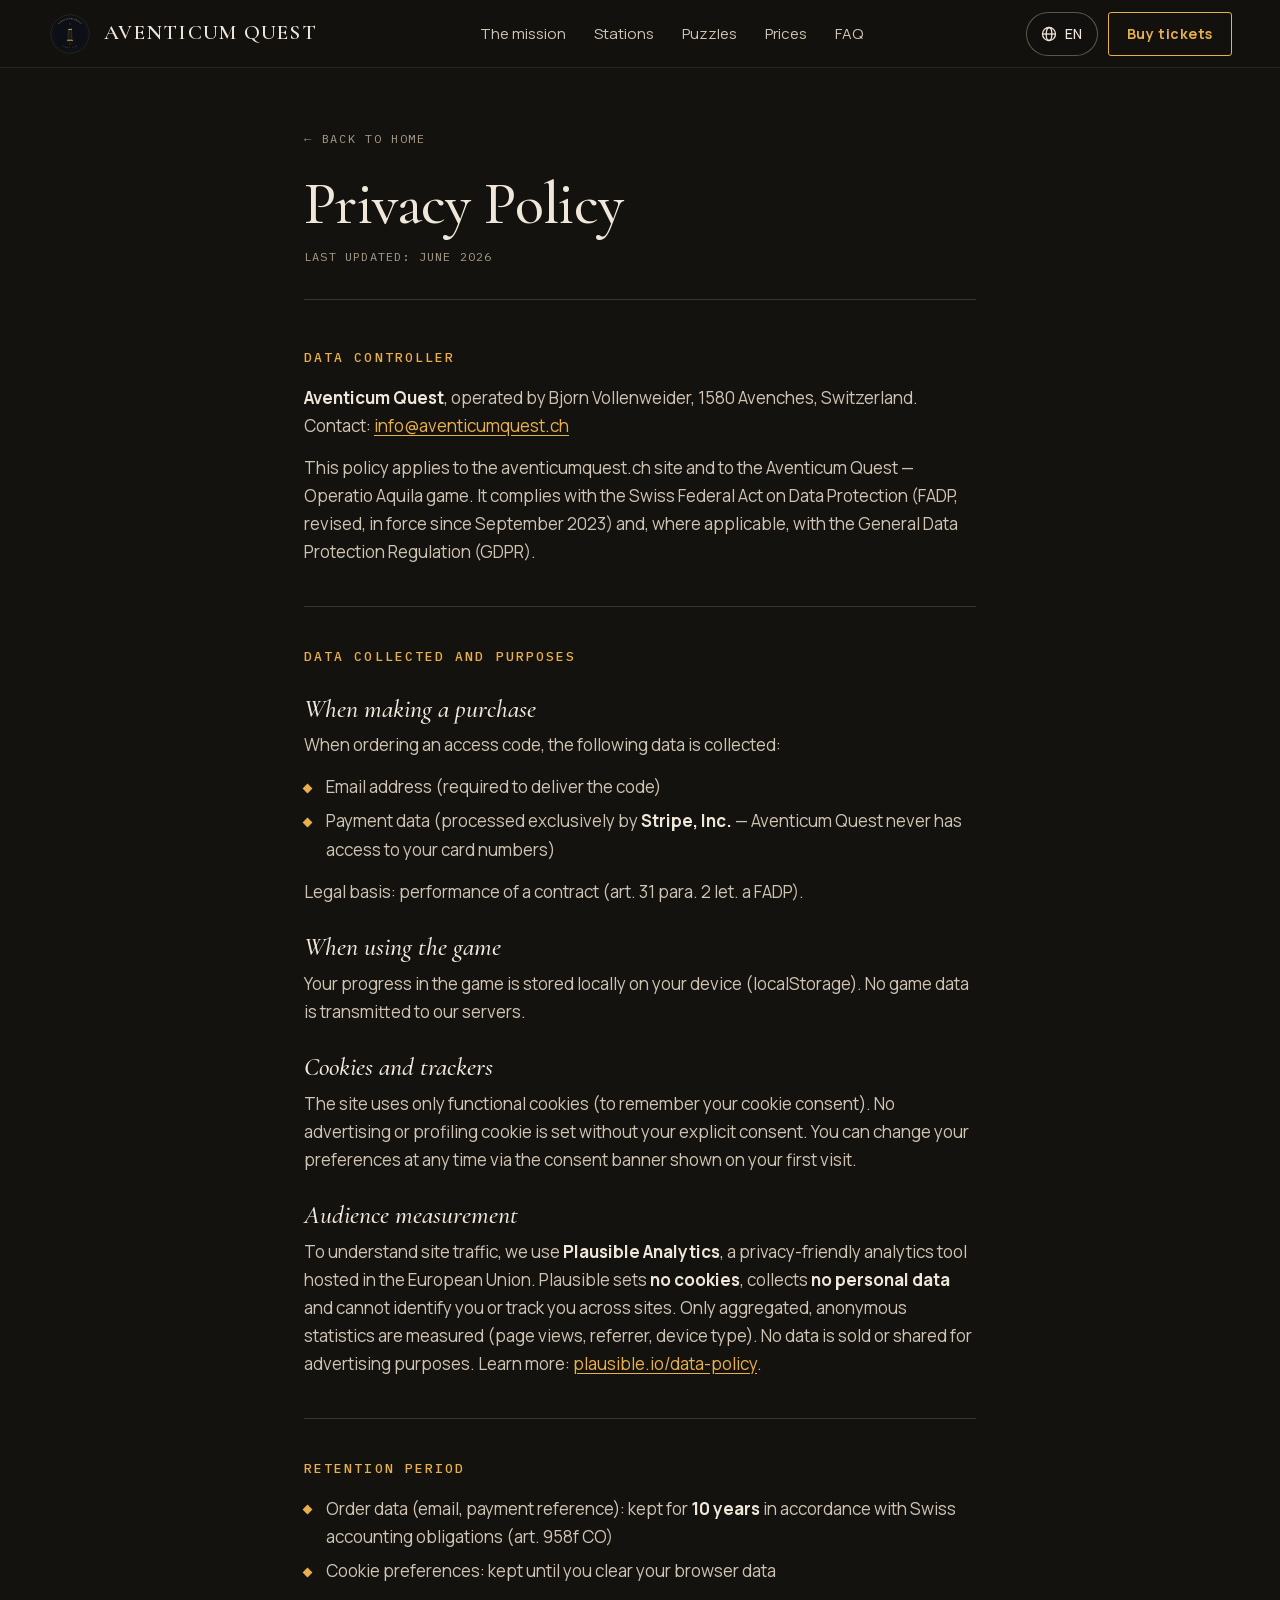
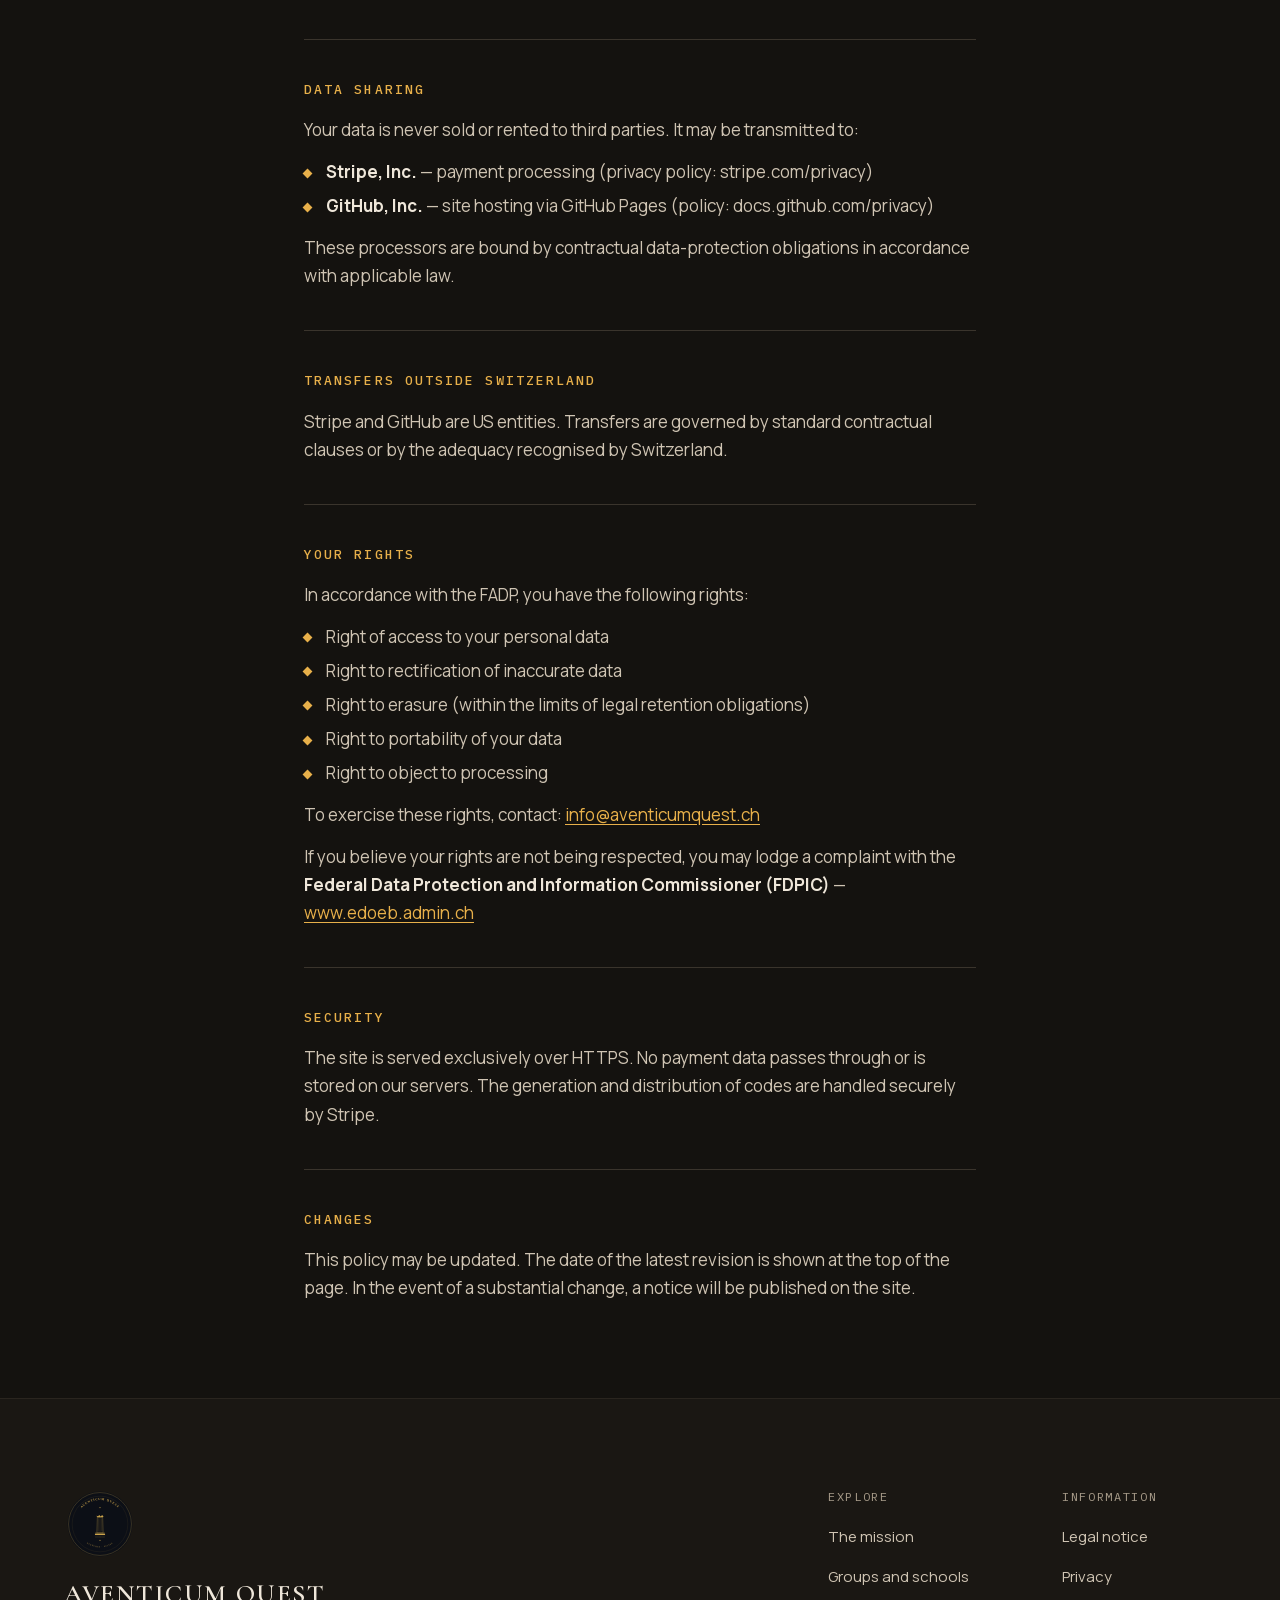
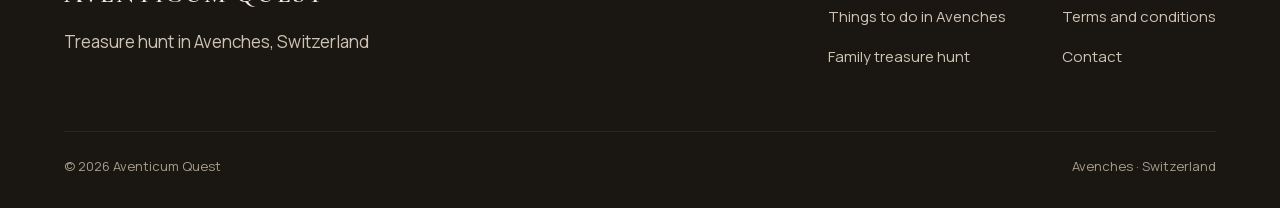
<file: confidentialite.html>
<!DOCTYPE html>
<html lang="fr">
<head>
  <meta charset="UTF-8">
  <meta name="viewport" content="width=device-width, initial-scale=1.0">
  <link rel="icon" href="/favicon.ico" sizes="any">
  <link rel="icon" href="/favicon.svg" type="image/svg+xml">
  <link rel="apple-touch-icon" href="/apple-touch-icon.png">
  <title>Politique de confidentialité : Aventicum Quest</title>
  <link rel="canonical" href="https://aventicumquest.ch/confidentialite.html">
  <script>document.documentElement.classList.add('js');</script>
  <link rel="preload" href="fonts/cormorant-garamond.woff2" as="font" type="font/woff2" crossorigin>
  <link rel="preload" href="fonts/manrope.woff2" as="font" type="font/woff2" crossorigin>
  <link rel="stylesheet" href="styles.css">
  <!-- Mesure d'audience Plausible : chargée uniquement sur le vrai domaine (pas en prévisualisation) -->
  <script>
    window.plausible=window.plausible||function(){(plausible.q=plausible.q||[]).push(arguments)},plausible.init=plausible.init||function(i){plausible.o=i||{}};
    plausible.init();
    (function(){var h=location.hostname;if(h==='aventicumquest.ch'||h==='www.aventicumquest.ch'){var s=document.createElement('script');s.async=true;s.src='https://plausible.io/js/pa-ELx2kKywInJ5MKZ1ST8au.js';document.head.appendChild(s);}})();
  </script>
</head>
<body>
  <a class="skip-link" href="#contenu" data-i18n="a11y.skip">Aller au contenu</a>

  <header class="site-header is-solid">
    <a class="brand" href="index.html" aria-label="Aventicum Quest">
      <img src="assets/logo.svg" alt="" width="44" height="44">
      <span class="brand-name">Aventicum Quest</span>
    </a>
    <nav class="nav-main" aria-label="Navigation principale" data-i18n-aria="nav.aria">
      <a href="index.html#mission" data-i18n="nav.mission">La mission</a>
      <a href="index.html#stations" data-i18n="nav.stations">Les stations</a>
      <a href="index.html#enigmes" data-i18n="nav.enigmes">Les énigmes</a>
      <a href="index.html#tarifs" data-i18n="nav.tarifs">Tarifs</a>
      <a href="index.html#faq" data-i18n="nav.faq">FAQ</a>
    </nav>
    <div class="header-actions">
      <div class="lang">
        <button type="button" class="lang-toggle" aria-haspopup="true" aria-expanded="false" aria-label="Langue" data-i18n-aria="nav.lang">
          <svg width="16" height="16" viewBox="0 0 16 16" fill="none" stroke="currentColor" stroke-width="1.3" aria-hidden="true"><circle cx="8" cy="8" r="6.5"/><ellipse cx="8" cy="8" rx="2.8" ry="6.5"/><line x1="1.5" y1="8" x2="14.5" y2="8"/></svg>
          <span class="lang-code">FR</span>
        </button>
        <div class="lang-menu" role="menu" hidden>
          <button type="button" class="lang-opt" role="menuitemradio" aria-checked="true" data-lang="fr"><span>Français</span><span class="lang-opt-code">FR</span></button>
          <button type="button" class="lang-opt" role="menuitemradio" aria-checked="false" data-lang="de"><span>Deutsch</span><span class="lang-opt-code">DE</span></button>
          <button type="button" class="lang-opt" role="menuitemradio" aria-checked="false" data-lang="en"><span>English</span><span class="lang-opt-code">EN</span></button>
        </div>
      </div>
      <a class="btn btn--outline btn--sm nav-buy" href="acheter.html" data-i18n="nav.buy">Acheter</a>
      <button type="button" class="burger" aria-expanded="false" aria-controls="menu-panel" aria-label="Menu" data-i18n-aria="nav.menu"><span></span><span></span></button>
    </div>
  </header>

  <div class="menu-panel" id="menu-panel" role="dialog" aria-modal="true" aria-label="Menu" data-i18n-aria="nav.menu" hidden>
    <div class="menu-top">
      <img src="assets/logo.svg" alt="" width="44" height="44">
      <button type="button" class="menu-close" data-i18n="nav.close">Fermer</button>
    </div>
    <nav class="menu-nav" aria-label="Navigation principale" data-i18n-aria="nav.aria">
      <a href="index.html#mission" data-i18n="nav.mission">La mission</a>
      <a href="index.html#stations" data-i18n="nav.stations">Les stations</a>
      <a href="index.html#enigmes" data-i18n="nav.enigmes">Les énigmes</a>
      <a href="index.html#tarifs" data-i18n="nav.tarifs">Tarifs</a>
      <a href="index.html#faq" data-i18n="nav.faq">FAQ</a>
    </nav>
    <a class="btn btn--primary btn--block" href="acheter.html" data-i18n="nav.buy">Acheter</a>
  </div>

  <main class="legal-page" id="contenu">
    <header class="legal-header">
      <p class="legal-back"><a href="index.html" data-i18n="legal-back">← Retour à l'accueil</a></p>
      <h1 class="legal-title" data-i18n="conf-title">Politique de confidentialité</h1>
      <p class="legal-date" data-i18n="legal-date">Dernière mise à jour : juin 2026</p>
    </header>

    <div class="legal-body">

      <section>
        <h2 data-i18n="conf-h1">Responsable du traitement</h2>
        <p data-i18n-html="conf-p1a"><strong>Aventicum Quest</strong>, exploité par Bjorn Vollenweider, 1580 Avenches, Suisse.<br>
        Contact : <a href="mailto:info@aventicumquest.ch">info@aventicumquest.ch</a></p>
        <p data-i18n="conf-p1b">La présente politique s'applique au site aventicumquest.ch et au jeu Aventicum Quest — Operatio Aquila. Elle est conforme à la Loi fédérale suisse sur la protection des données (LPD, révisée, en vigueur depuis septembre 2023) et, dans la mesure applicable, au Règlement général sur la protection des données (RGPD).</p>
      </section>

      <section>
        <h2 data-i18n="conf-h2">Données collectées et finalités</h2>

        <h3 data-i18n="conf-h2a">Lors d'un achat</h3>
        <p data-i18n="conf-p2a">Lors de la commande d'un code d'accès, les données suivantes sont collectées :</p>
        <ul data-i18n-html="conf-ul2a">
          <li>Adresse e-mail (nécessaire pour la transmission du code)</li>
          <li>Données de paiement (traitées exclusivement par <strong>Stripe, Inc.</strong> — Aventicum Quest n'a jamais accès à vos numéros de carte)</li>
        </ul>
        <p data-i18n="conf-p2b">Base juridique : exécution d'un contrat (art. 31 al. 2 let. a LPD).</p>

        <h3 data-i18n="conf-h2b">Lors de l'utilisation du jeu</h3>
        <p data-i18n="conf-p2c">La progression dans le jeu est stockée localement sur votre appareil (localStorage). Aucune donnée de jeu n'est transmise à nos serveurs.</p>

        <h3 data-i18n="conf-h2c">Cookies et traceurs</h3>
        <p data-i18n="conf-p2d">Le site utilise uniquement des cookies fonctionnels (mémorisation de votre consentement aux cookies). Aucun cookie publicitaire ou de profilage n'est déposé sans votre accord explicite. Vous pouvez modifier vos préférences à tout moment via la bannière de consentement affichée à votre première visite.</p>

        <h3 data-i18n="conf-h2d">Mesure d'audience</h3>
        <p data-i18n-html="conf-p2e">Pour comprendre la fréquentation du site, nous utilisons <strong>Plausible Analytics</strong>, un outil de mesure d'audience respectueux de la vie privée, hébergé dans l'Union européenne. Plausible ne dépose <strong>aucun cookie</strong>, ne collecte <strong>aucune donnée personnelle</strong> et ne permet pas de vous identifier ni de vous suivre d'un site à l'autre. Seules des statistiques agrégées et anonymes sont mesurées (pages vues, provenance, type d'appareil). Aucune donnée n'est vendue ni partagée à des fins publicitaires. En savoir plus : <a href="https://plausible.io/data-policy" target="_blank" rel="noopener">plausible.io/data-policy</a>.</p>
      </section>

      <section>
        <h2 data-i18n="conf-h3">Durée de conservation</h2>
        <ul data-i18n-html="conf-ul3">
          <li>Données de commande (e-mail, référence de paiement) : conservées <strong>10 ans</strong> conformément aux obligations comptables suisses (art. 958f CO)</li>
          <li>Préférences de cookies : conservées jusqu'à suppression des données de votre navigateur</li>
        </ul>
      </section>

      <section>
        <h2 data-i18n="conf-h4">Partage des données</h2>
        <p data-i18n="conf-p4">Vos données ne sont jamais vendues ni louées à des tiers. Elles peuvent être transmises à :</p>
        <ul data-i18n-html="conf-ul4">
          <li><strong>Stripe, Inc.</strong> — traitement du paiement (politique de confidentialité : stripe.com/privacy)</li>
          <li><strong>GitHub, Inc.</strong> — hébergement du site via GitHub Pages (politique : docs.github.com/privacy)</li>
        </ul>
        <p data-i18n="conf-p4b">Ces sous-traitants sont soumis à des obligations contractuelles de protection des données conformes au droit applicable.</p>
      </section>

      <section>
        <h2 data-i18n="conf-h5">Transferts hors de Suisse</h2>
        <p data-i18n="conf-p5">Stripe et GitHub sont des entités américaines. Les transferts sont encadrés par des clauses contractuelles types ou par l'adéquation reconnue par la Suisse.</p>
      </section>

      <section>
        <h2 data-i18n="conf-h6">Vos droits</h2>
        <p data-i18n="conf-p6a">Conformément à la LPD, vous disposez des droits suivants :</p>
        <ul data-i18n-html="conf-ul6">
          <li>Droit d'accès à vos données personnelles</li>
          <li>Droit de rectification des données inexactes</li>
          <li>Droit à l'effacement (dans les limites des obligations légales de conservation)</li>
          <li>Droit à la portabilité de vos données</li>
          <li>Droit d'opposition au traitement</li>
        </ul>
        <p data-i18n-html="conf-p6b">Pour exercer ces droits, contactez : <a href="mailto:info@aventicumquest.ch">info@aventicumquest.ch</a></p>
        <p data-i18n-html="conf-p6c">Si vous estimez que vos droits ne sont pas respectés, vous pouvez déposer une plainte auprès du <strong>Préposé fédéral à la protection des données et à la transparence (PFPDT)</strong> — <a href="https://www.edoeb.admin.ch" target="_blank" rel="noopener">www.edoeb.admin.ch</a></p>
      </section>

      <section>
        <h2 data-i18n="conf-h7">Sécurité</h2>
        <p data-i18n="conf-p7">Le site est servi exclusivement via HTTPS. Aucune donnée de paiement ne transite ni n'est stockée sur nos serveurs. La génération et la distribution des codes sont gérées par Stripe de façon sécurisée.</p>
      </section>

      <section>
        <h2 data-i18n="conf-h8">Modifications</h2>
        <p data-i18n="conf-p8">Cette politique peut être mise à jour. La date de dernière révision est indiquée en haut de page. En cas de modification substantielle, une information sera publiée sur le site.</p>
      </section>

    </div>
  </main>

  <footer class="site-footer">
    <div class="footer-inner">
      <div class="footer-top">
        <div class="footer-brand">
          <img src="assets/logo.svg" alt="" width="72" height="72">
          <p class="footer-name">Aventicum Quest</p>
          <p class="footer-tag" data-i18n="footer.tagline">Jeu de piste à Avenches, Suisse</p>
        </div>
        <div class="footer-cols">
          <nav class="footer-col" aria-labelledby="foot-explore">
            <h2 id="foot-explore" data-i18n="footer.explore">EXPLORER</h2>
            <a href="index.html#mission" data-i18n="footer.mission">La mission</a>
            <a href="groupes.html" data-i18n="footer.groups">Groupes et écoles</a>
            <a href="que-faire-a-avenches.html" data-i18n="footer.guide">Que faire à Avenches</a>
            <a href="jeu-de-piste-famille-suisse-romande.html" data-i18n="footer.family">Jeu de piste en famille</a>
          </nav>
          <nav class="footer-col" aria-labelledby="foot-info">
            <h2 id="foot-info" data-i18n="footer.info">INFORMATIONS</h2>
            <a href="mentions-legales.html" data-i18n="footer.legal">Mentions légales</a>
            <a href="confidentialite.html" data-i18n="footer.privacy">Confidentialité</a>
            <a href="cgv.html" data-i18n="footer.terms">Conditions générales</a>
            <a href="mailto:info@aventicumquest.ch" data-i18n="footer.contact">Contact</a>
          </nav>
        </div>
      </div>
      <div class="footer-bottom">
        <span data-i18n="footer.copy">© 2026 Aventicum Quest</span>
        <span data-i18n="footer.place">Avenches · Suisse</span>
      </div>
    </div>
  </footer>

  <script>window.AQ_PAGE = 'conf';</script>
  <script src="legal-i18n.js"></script>
  <script>window.AQ_PAGE_SETLANG = window.setLang;</script>
  <script src="i18n.js" defer></script>
  <script src="main.js" defer></script>
</body>
</html>
</file>
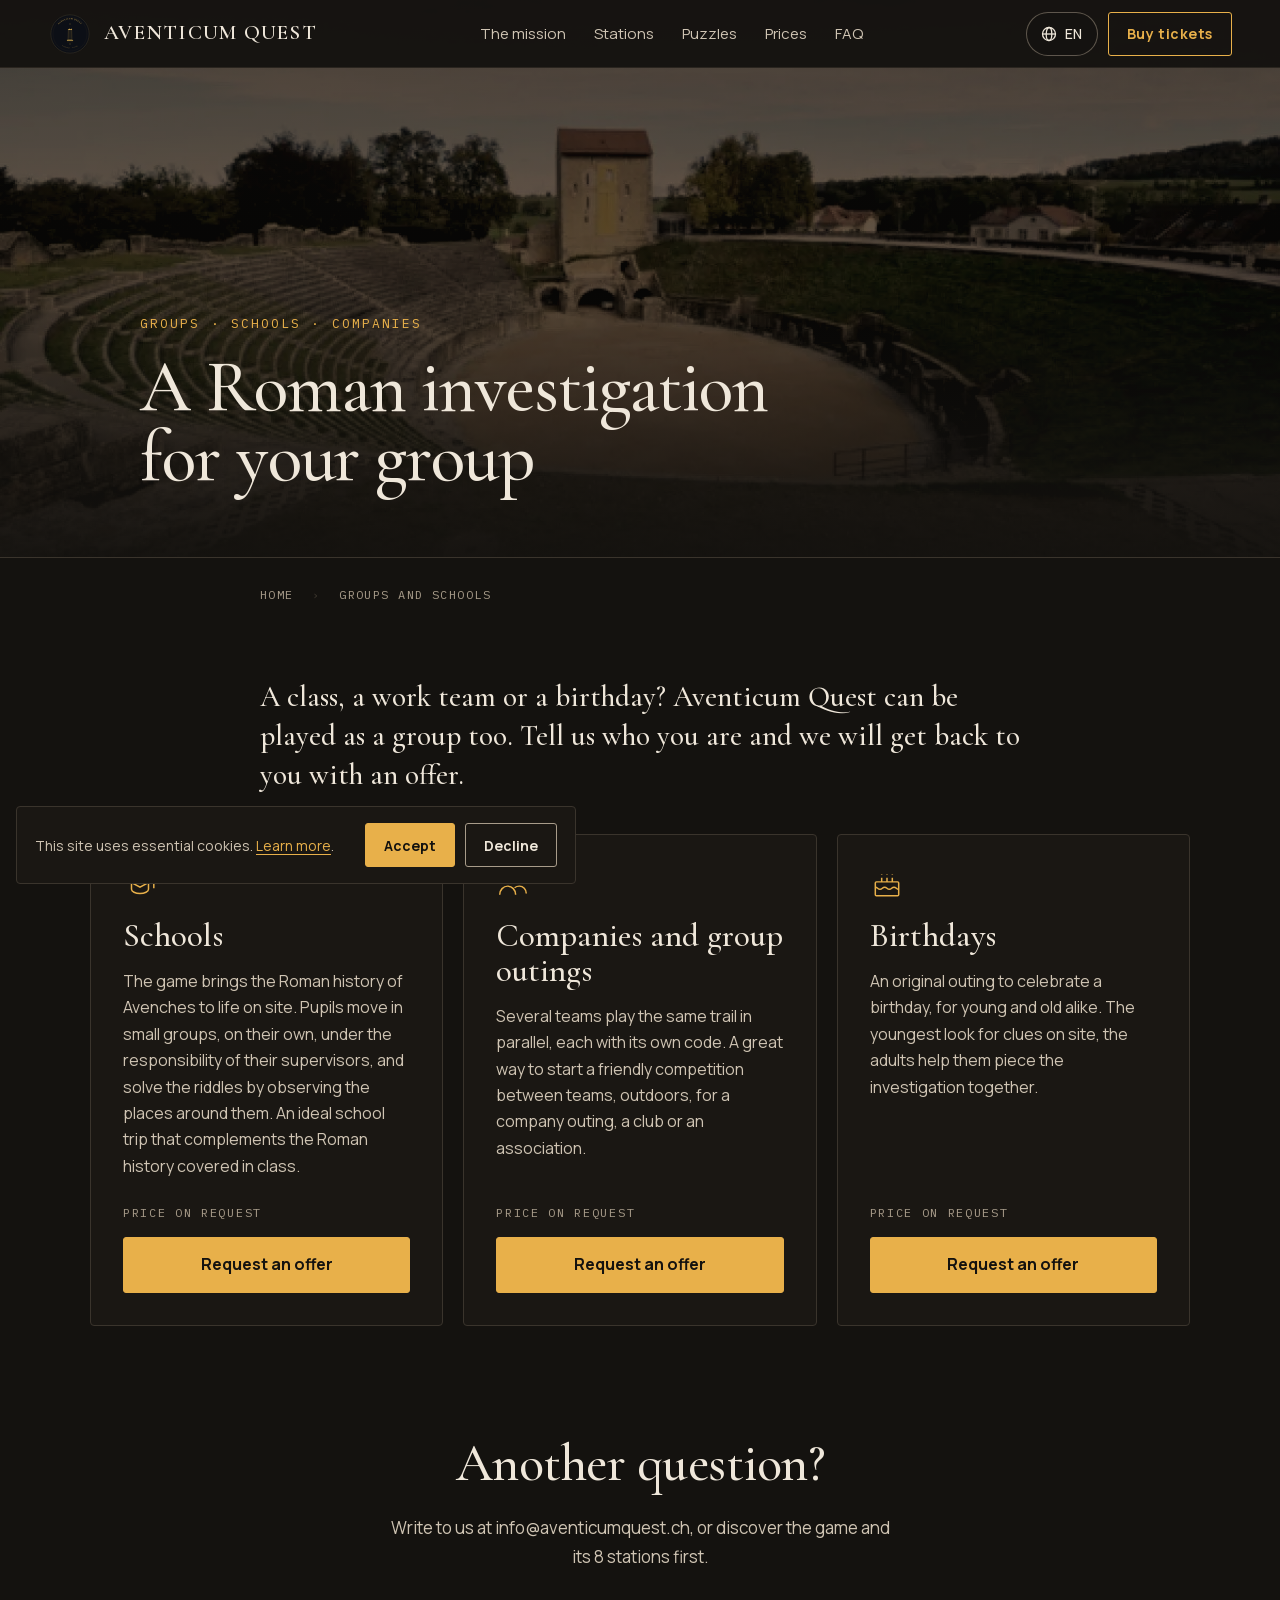
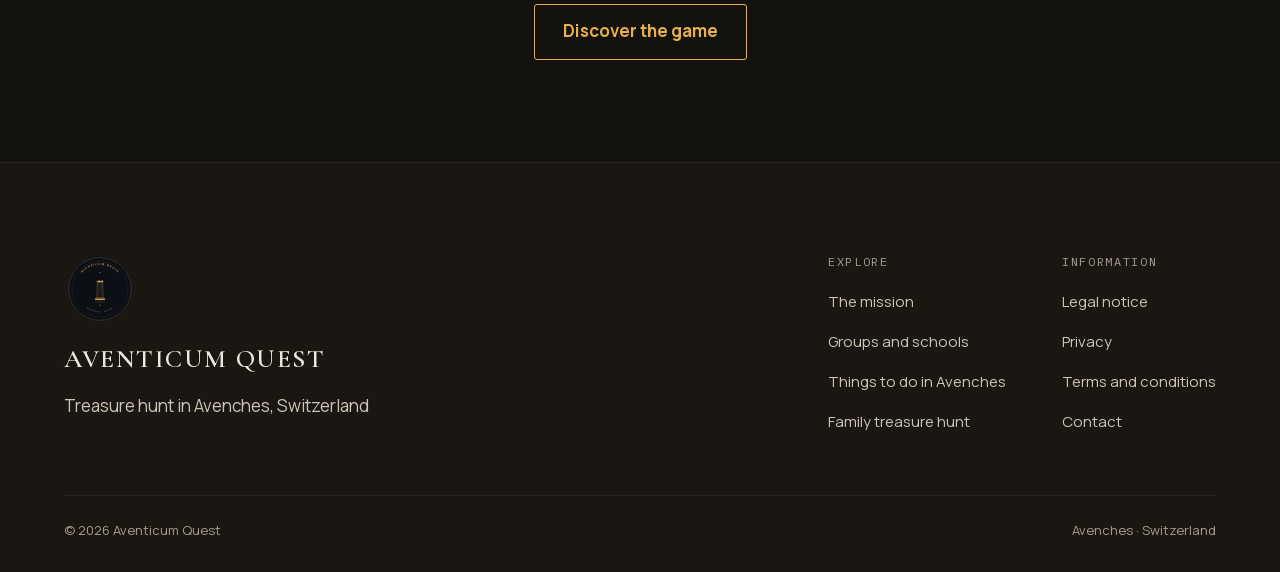
<file: groupes.html>
<!DOCTYPE html>
<html lang="fr">
<head>
  <meta charset="UTF-8">
  <meta name="viewport" content="width=device-width, initial-scale=1.0">
  <title>Groupes, écoles et entreprises : Aventicum Quest à Avenches</title>
  <meta name="description" content="Course d'école, sortie d'entreprise ou anniversaire : jouez Aventicum Quest en groupe à Avenches. Plusieurs équipes en parallèle, tarif sur demande.">
  <meta name="robots" content="index, follow">
  <link rel="canonical" href="https://aventicumquest.ch/groupes.html">

  <meta property="og:title" content="Groupes, écoles et entreprises : Aventicum Quest à Avenches">
  <meta property="og:description" content="Course d'école, sortie d'entreprise ou anniversaire : une chasse au trésor en groupe à Avenches. Tarif sur demande.">
  <meta property="og:type" content="website">
  <meta property="og:url" content="https://aventicumquest.ch/groupes.html">
  <meta property="og:image" content="https://aventicumquest.ch/images/og_image.jpg">
  <meta property="og:image:width" content="1200">
  <meta property="og:image:height" content="630">
  <meta property="og:locale" content="fr_CH">
  <meta name="twitter:card" content="summary_large_image">
  <meta name="twitter:title" content="Groupes, écoles et entreprises : Aventicum Quest à Avenches">
  <meta name="twitter:description" content="Course d'école, sortie d'entreprise ou anniversaire : une chasse au trésor en groupe à Avenches. Tarif sur demande.">
  <meta name="twitter:image" content="https://aventicumquest.ch/images/og_image.jpg">

  <link rel="icon" href="/favicon.ico" sizes="any">
  <link rel="icon" href="/favicon.svg" type="image/svg+xml">
  <link rel="apple-touch-icon" href="/apple-touch-icon.png">
  <script>document.documentElement.classList.add('js');</script>
  <link rel="preload" href="fonts/cormorant-garamond.woff2" as="font" type="font/woff2" crossorigin>
  <link rel="preload" href="fonts/manrope.woff2" as="font" type="font/woff2" crossorigin>
  <link rel="stylesheet" href="styles.css">

  <!-- Données structurées (SEO / résultats enrichis) -->
  <script type="application/ld+json">
  {
    "@context": "https://schema.org",
    "@type": "BreadcrumbList",
    "itemListElement": [
      { "@type": "ListItem", "position": 1, "name": "Accueil", "item": "https://aventicumquest.ch/" },
      { "@type": "ListItem", "position": 2, "name": "Groupes et écoles", "item": "https://aventicumquest.ch/groupes.html" }
    ]
  }
  </script>

  <!-- Mesure d'audience Plausible : chargée uniquement sur le vrai domaine (pas en prévisualisation) -->
  <script>
    window.plausible=window.plausible||function(){(plausible.q=plausible.q||[]).push(arguments)},plausible.init=plausible.init||function(i){plausible.o=i||{}};
    plausible.init();
    (function(){var h=location.hostname;if(h==='aventicumquest.ch'||h==='www.aventicumquest.ch'){var s=document.createElement('script');s.async=true;s.src='https://plausible.io/js/pa-ELx2kKywInJ5MKZ1ST8au.js';document.head.appendChild(s);}})();
  </script>

</head>
<body>
  <a class="skip-link" href="#contenu" data-i18n="a11y.skip">Aller au contenu</a>

  <!-- ── Cookie banner (partagé : cookies.js) ───────────────── -->
  <script src="cookies.js"></script>

  <!-- ── Navigation ─────────────────────────────────────────── -->
  <header class="site-header is-solid">
    <a class="brand" href="index.html" aria-label="Aventicum Quest">
      <img src="assets/logo.svg" alt="" width="44" height="44">
      <span class="brand-name">Aventicum Quest</span>
    </a>
    <nav class="nav-main" aria-label="Navigation principale" data-i18n-aria="nav.aria">
      <a href="index.html#mission" data-i18n="nav.mission">La mission</a>
      <a href="index.html#stations" data-i18n="nav.stations">Les stations</a>
      <a href="index.html#enigmes" data-i18n="nav.enigmes">Les énigmes</a>
      <a href="index.html#tarifs" data-i18n="nav.tarifs">Tarifs</a>
      <a href="index.html#faq" data-i18n="nav.faq">FAQ</a>
    </nav>
    <div class="header-actions">
      <div class="lang">
        <button type="button" class="lang-toggle" aria-haspopup="true" aria-expanded="false" aria-label="Langue" data-i18n-aria="nav.lang">
          <svg width="16" height="16" viewBox="0 0 16 16" fill="none" stroke="currentColor" stroke-width="1.3" aria-hidden="true"><circle cx="8" cy="8" r="6.5"/><ellipse cx="8" cy="8" rx="2.8" ry="6.5"/><line x1="1.5" y1="8" x2="14.5" y2="8"/></svg>
          <span class="lang-code">FR</span>
        </button>
        <div class="lang-menu" role="menu" hidden>
          <button type="button" class="lang-opt" role="menuitemradio" aria-checked="true" data-lang="fr"><span>Français</span><span class="lang-opt-code">FR</span></button>
          <button type="button" class="lang-opt" role="menuitemradio" aria-checked="false" data-lang="de"><span>Deutsch</span><span class="lang-opt-code">DE</span></button>
          <button type="button" class="lang-opt" role="menuitemradio" aria-checked="false" data-lang="en"><span>English</span><span class="lang-opt-code">EN</span></button>
        </div>
      </div>
      <a class="btn btn--outline btn--sm nav-buy" href="acheter.html" data-i18n="nav.buy">Acheter</a>
      <button type="button" class="burger" aria-expanded="false" aria-controls="menu-panel" aria-label="Menu" data-i18n-aria="nav.menu"><span></span><span></span></button>
    </div>
  </header>

  <div class="menu-panel" id="menu-panel" role="dialog" aria-modal="true" aria-label="Menu" data-i18n-aria="nav.menu" hidden>
    <div class="menu-top">
      <img src="assets/logo.svg" alt="" width="44" height="44">
      <button type="button" class="menu-close" data-i18n="nav.close">Fermer</button>
    </div>
    <nav class="menu-nav" aria-label="Navigation principale" data-i18n-aria="nav.aria">
      <a href="index.html#mission" data-i18n="nav.mission">La mission</a>
      <a href="index.html#stations" data-i18n="nav.stations">Les stations</a>
      <a href="index.html#enigmes" data-i18n="nav.enigmes">Les énigmes</a>
      <a href="index.html#tarifs" data-i18n="nav.tarifs">Tarifs</a>
      <a href="index.html#faq" data-i18n="nav.faq">FAQ</a>
    </nav>
    <a class="btn btn--primary btn--block" href="acheter.html" data-i18n="nav.buy">Acheter</a>
  </div>

  <main id="contenu">

    <!-- ── Bandeau d'en-tête ──────────────────────────────────── -->
    <header class="art-hero">
      <img class="art-hero-img" src="assets/s04-1200.webp" srcset="assets/s04-800.webp 800w, assets/s04-1200.webp 1200w" sizes="100vw" alt="Les arènes romaines d'Avenches, une des stations du jeu Aventicum Quest" width="1200" height="794" fetchpriority="high" decoding="async">
      <div class="art-hero-inner">
        <p class="art-overline" data-i18n="gr-overline">Groupes · Écoles · Entreprises</p>
        <h1 data-i18n="gr-h1">Une enquête romaine pour votre groupe</h1>
      </div>
    </header>

    <!-- ── Fil d'Ariane ───────────────────────────────────────── -->
    <nav class="breadcrumb" aria-label="Fil d'Ariane">
      <a href="index.html" data-i18n="gr-home">Accueil</a>
      <span class="sep">›</span>
      <span aria-current="page" data-i18n="gr-bc">Groupes et écoles</span>
    </nav>

    <div class="art-body art-body--intro">
      <p class="art-lead" data-i18n="gr-lead">Une classe, une équipe de travail ou un anniversaire ? Aventicum Quest se joue aussi en groupe. Dites-nous qui vous êtes, nous revenons vers vous avec une offre.</p>
    </div>

    <section class="gr-blocks" aria-label="Formules de groupe">
      <article class="gr-block">
        <svg class="gr-icon" viewBox="0 0 32 32" fill="none" stroke="currentColor" stroke-width="1.4" aria-hidden="true"><path d="M3 12 16 5l13 7-13 7L3 12Z"/><path d="M8 15v6c0 2 3.6 4 8 4s8-2 8-4v-6"/><path d="M29 12v8"/></svg>
        <h2 data-i18n="gr-school-h">Écoles</h2>
        <p data-i18n="gr-school-p">Le jeu fait découvrir l'histoire romaine d'Avenches sur le terrain. Les élèves avancent par petits groupes, en autonomie, sous la responsabilité de leurs accompagnants, et résolvent les énigmes en observant les lieux. Une sortie idéale pour une course d'école, qui complète l'histoire romaine vue en classe.</p>
        <p class="gr-price" data-i18n="gr-price">Tarif sur demande</p>
        <a class="gr-btn js-offer" data-offer="school" href="mailto:info@aventicumquest.ch?subject=Demande%20d%27offre%20%3A%20sortie%20scolaire&amp;body=Bonjour%2C%0A%0ANous%20aimerions%20organiser%20une%20partie%20d%27Aventicum%20Quest.%0A%0ADate%20souhait%C3%A9e%20%3A%0ANombre%20de%20participants%20%3A%0A%C3%82ge%20des%20participants%20%3A%0ALangue%20%28fran%C3%A7ais%2C%20anglais%20ou%20allemand%29%20%3A%0A%0AMerci%20et%20%C3%A0%20bient%C3%B4t%2C%0A" data-i18n="gr-cta">Demander une offre</a>
      </article>
      <article class="gr-block">
        <svg class="gr-icon" viewBox="0 0 32 32" fill="none" stroke="currentColor" stroke-width="1.4" aria-hidden="true"><circle cx="11" cy="11" r="4"/><circle cx="22" cy="12" r="3.2"/><path d="M3.5 26c0-4.4 3.4-8 7.5-8s7.5 3.6 7.5 8"/><path d="M17.5 19.5c1.2-1 2.8-1.5 4.5-1.5 3.6 0 6.5 3.1 6.5 7"/></svg>
        <h2 data-i18n="gr-company-h">Entreprises et sorties de groupe</h2>
        <p data-i18n="gr-company-p">Plusieurs équipes jouent en parallèle sur le même parcours, chacune avec son code. De quoi lancer une petite compétition amicale entre équipes, en plein air, pour une sortie d'entreprise, un club ou une association.</p>
        <p class="gr-price" data-i18n="gr-price">Tarif sur demande</p>
        <a class="gr-btn js-offer" data-offer="company" href="mailto:info@aventicumquest.ch?subject=Demande%20d%27offre%20%3A%20entreprise%20ou%20groupe&amp;body=Bonjour%2C%0A%0ANous%20aimerions%20organiser%20une%20partie%20d%27Aventicum%20Quest.%0A%0ADate%20souhait%C3%A9e%20%3A%0ANombre%20de%20participants%20%3A%0A%C3%82ge%20des%20participants%20%3A%0ALangue%20%28fran%C3%A7ais%2C%20anglais%20ou%20allemand%29%20%3A%0A%0AMerci%20et%20%C3%A0%20bient%C3%B4t%2C%0A" data-i18n="gr-cta">Demander une offre</a>
      </article>
      <article class="gr-block">
        <svg class="gr-icon" viewBox="0 0 32 32" fill="none" stroke="currentColor" stroke-width="1.4" aria-hidden="true"><rect x="5" y="14" width="22" height="13" rx="1"/><path d="M5 19c2.2 0 2.2 2 4.4 2s2.2-2 4.4-2 2.2 2 4.4 2 2.2-2 4.4-2 2.2 2 4.4 2"/><path d="M11 14v-4M16 14v-4M21 14v-4"/><path d="M11 7.5v-.5M16 7.5v-.5M21 7.5v-.5"/></svg>
        <h2 data-i18n="gr-bday-h">Anniversaires</h2>
        <p data-i18n="gr-bday-p">Une sortie originale pour fêter un anniversaire, pour petits et grands. Les plus jeunes cherchent les indices sur le terrain, les adultes les aident à recomposer l'enquête.</p>
        <p class="gr-price" data-i18n="gr-price">Tarif sur demande</p>
        <a class="gr-btn js-offer" data-offer="bday" href="mailto:info@aventicumquest.ch?subject=Demande%20d%27offre%20%3A%20anniversaire&amp;body=Bonjour%2C%0A%0ANous%20aimerions%20organiser%20une%20partie%20d%27Aventicum%20Quest.%0A%0ADate%20souhait%C3%A9e%20%3A%0ANombre%20de%20participants%20%3A%0A%C3%82ge%20des%20participants%20%3A%0ALangue%20%28fran%C3%A7ais%2C%20anglais%20ou%20allemand%29%20%3A%0A%0AMerci%20et%20%C3%A0%20bient%C3%B4t%2C%0A" data-i18n="gr-cta">Demander une offre</a>
      </article>
    </section>

    <section class="art-cta">
      <div class="stele" style="margin-bottom:1.75rem;">
        <div class="stele-rule"><span class="stele-diamond">◆</span></div>
        <h2 data-i18n="gr-end-h2">Une autre question ?</h2>
        <div class="stele-rule"><span class="stele-diamond">◆</span></div>
      </div>
      <p data-i18n="gr-end-p">Écrivez-nous à info@aventicumquest.ch, ou découvrez d'abord le jeu et ses 8 stations.</p>
      <a href="index.html" class="btn-ghost" data-i18n="gr-end-btn">Découvrir le jeu</a>
    </section>

  </main>

  <!-- ── Footer ─────────────────────────────────────────────── -->
  <footer class="site-footer">
    <div class="footer-inner">
      <div class="footer-top">
        <div class="footer-brand">
          <img src="assets/logo.svg" alt="" width="72" height="72">
          <p class="footer-name">Aventicum Quest</p>
          <p class="footer-tag" data-i18n="footer.tagline">Jeu de piste à Avenches, Suisse</p>
        </div>
        <div class="footer-cols">
          <nav class="footer-col" aria-labelledby="foot-explore">
            <h2 id="foot-explore" data-i18n="footer.explore">EXPLORER</h2>
            <a href="index.html#mission" data-i18n="footer.mission">La mission</a>
            <a href="groupes.html" data-i18n="footer.groups">Groupes et écoles</a>
            <a href="que-faire-a-avenches.html" data-i18n="footer.guide">Que faire à Avenches</a>
            <a href="jeu-de-piste-famille-suisse-romande.html" data-i18n="footer.family">Jeu de piste en famille</a>
          </nav>
          <nav class="footer-col" aria-labelledby="foot-info">
            <h2 id="foot-info" data-i18n="footer.info">INFORMATIONS</h2>
            <a href="mentions-legales.html" data-i18n="footer.legal">Mentions légales</a>
            <a href="confidentialite.html" data-i18n="footer.privacy">Confidentialité</a>
            <a href="cgv.html" data-i18n="footer.terms">Conditions générales</a>
            <a href="mailto:info@aventicumquest.ch" data-i18n="footer.contact">Contact</a>
          </nav>
        </div>
      </div>
      <div class="footer-bottom">
        <span data-i18n="footer.copy">© 2026 Aventicum Quest</span>
        <span data-i18n="footer.place">Avenches · Suisse</span>
      </div>
    </div>
  </footer>

  <script>
    /* ── Liens « Demander une offre » : sujet et corps du mail dans la langue choisie ── */
    document.addEventListener('aq:langchange', function (e) {
      const dict = e.detail.dict;
      document.querySelectorAll('.js-offer').forEach(function (a) {
        const subject = dict['gr-subj-' + a.dataset.offer] || '';
        a.href = 'mailto:info@aventicumquest.ch?subject=' + encodeURIComponent(subject) +
                 '&body=' + encodeURIComponent(dict['gr-body'] || '');
      });
    });
    document.querySelectorAll('.js-offer').forEach(function (a) {
      a.addEventListener('click', function () {
        try { window.plausible('Groupes: demande d\'offre', { props: { type: a.dataset.offer } }); } catch (err) {}
      });
    });
  </script>

  <!-- ── Système de langue partagé (globe FR/EN/DE, localStorage['aq-lang']) ── -->
  <script>window.AQ_PAGE = 'groups';</script>
  <script src="legal-i18n.js"></script>
  <script>window.AQ_PAGE_SETLANG = window.setLang;</script>

  <script src="i18n.js" defer></script>
  <script src="main.js" defer></script>
</body>
</html>
</file>
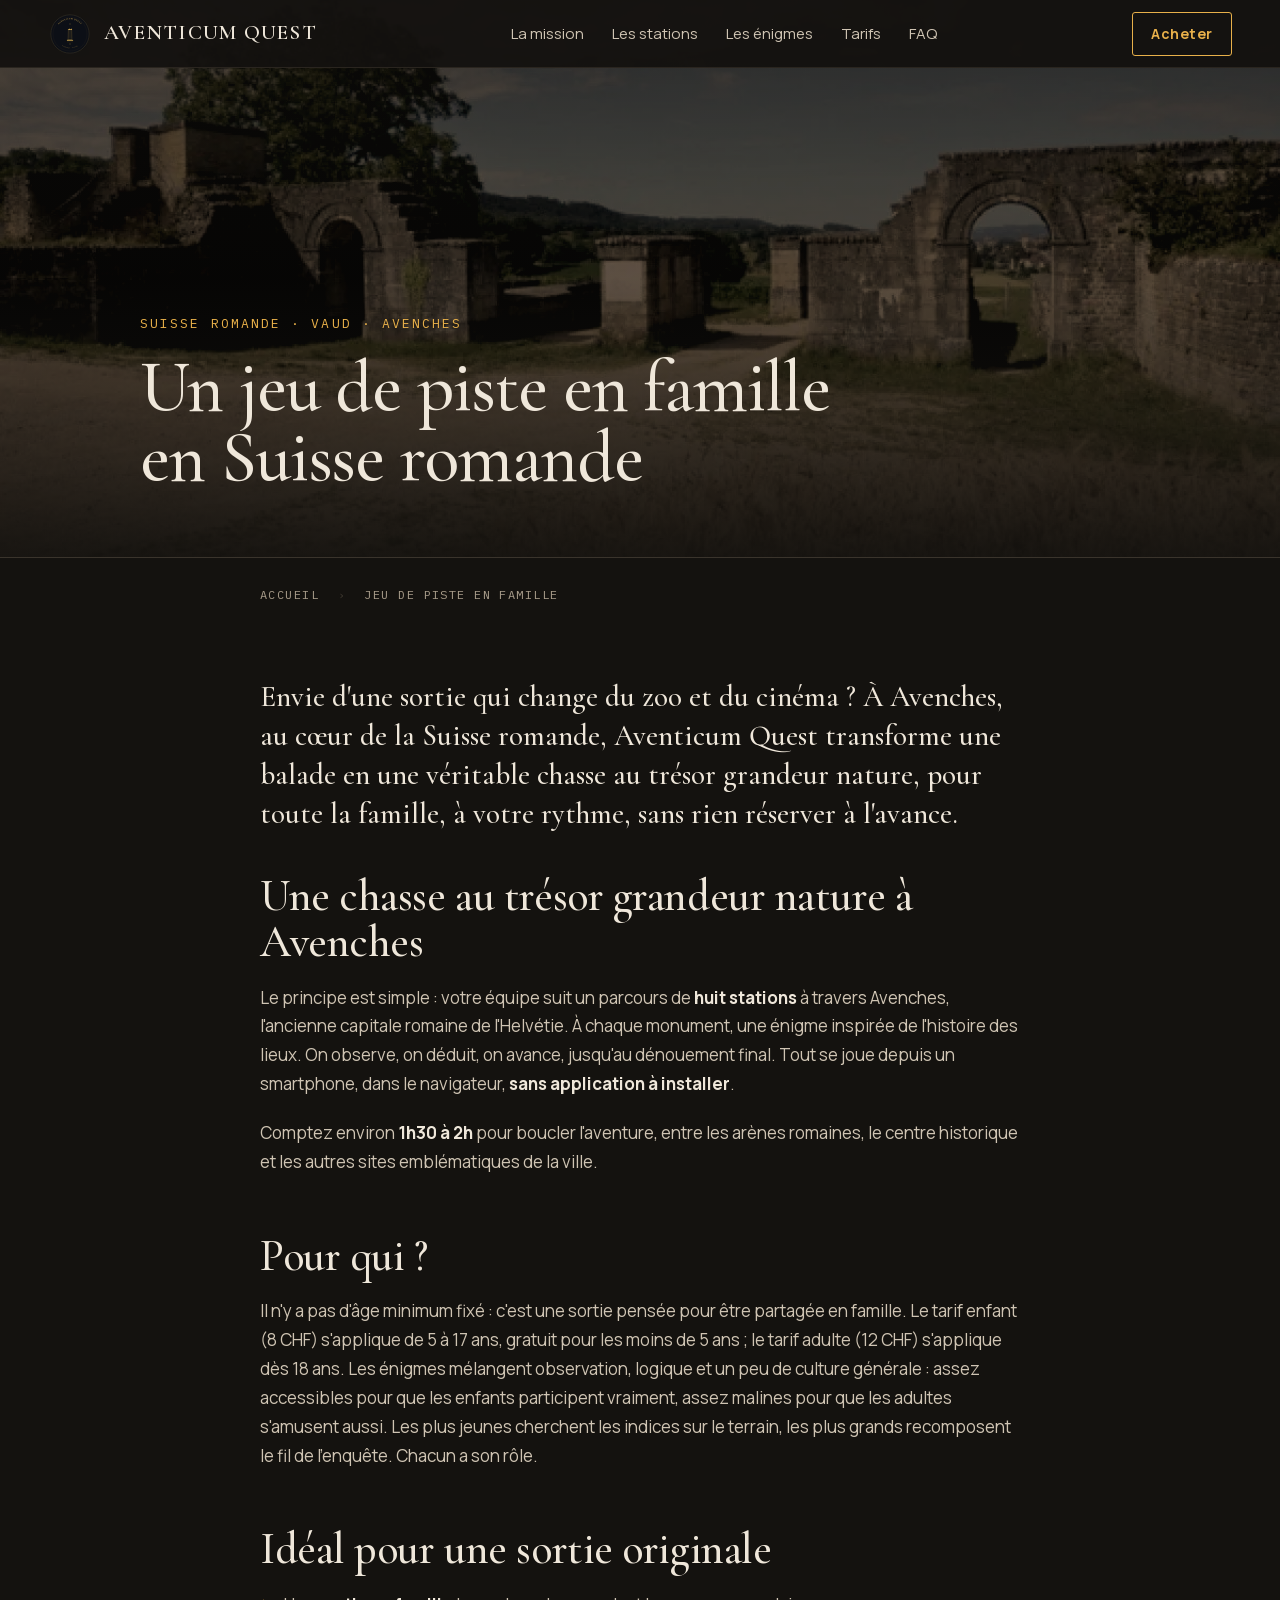
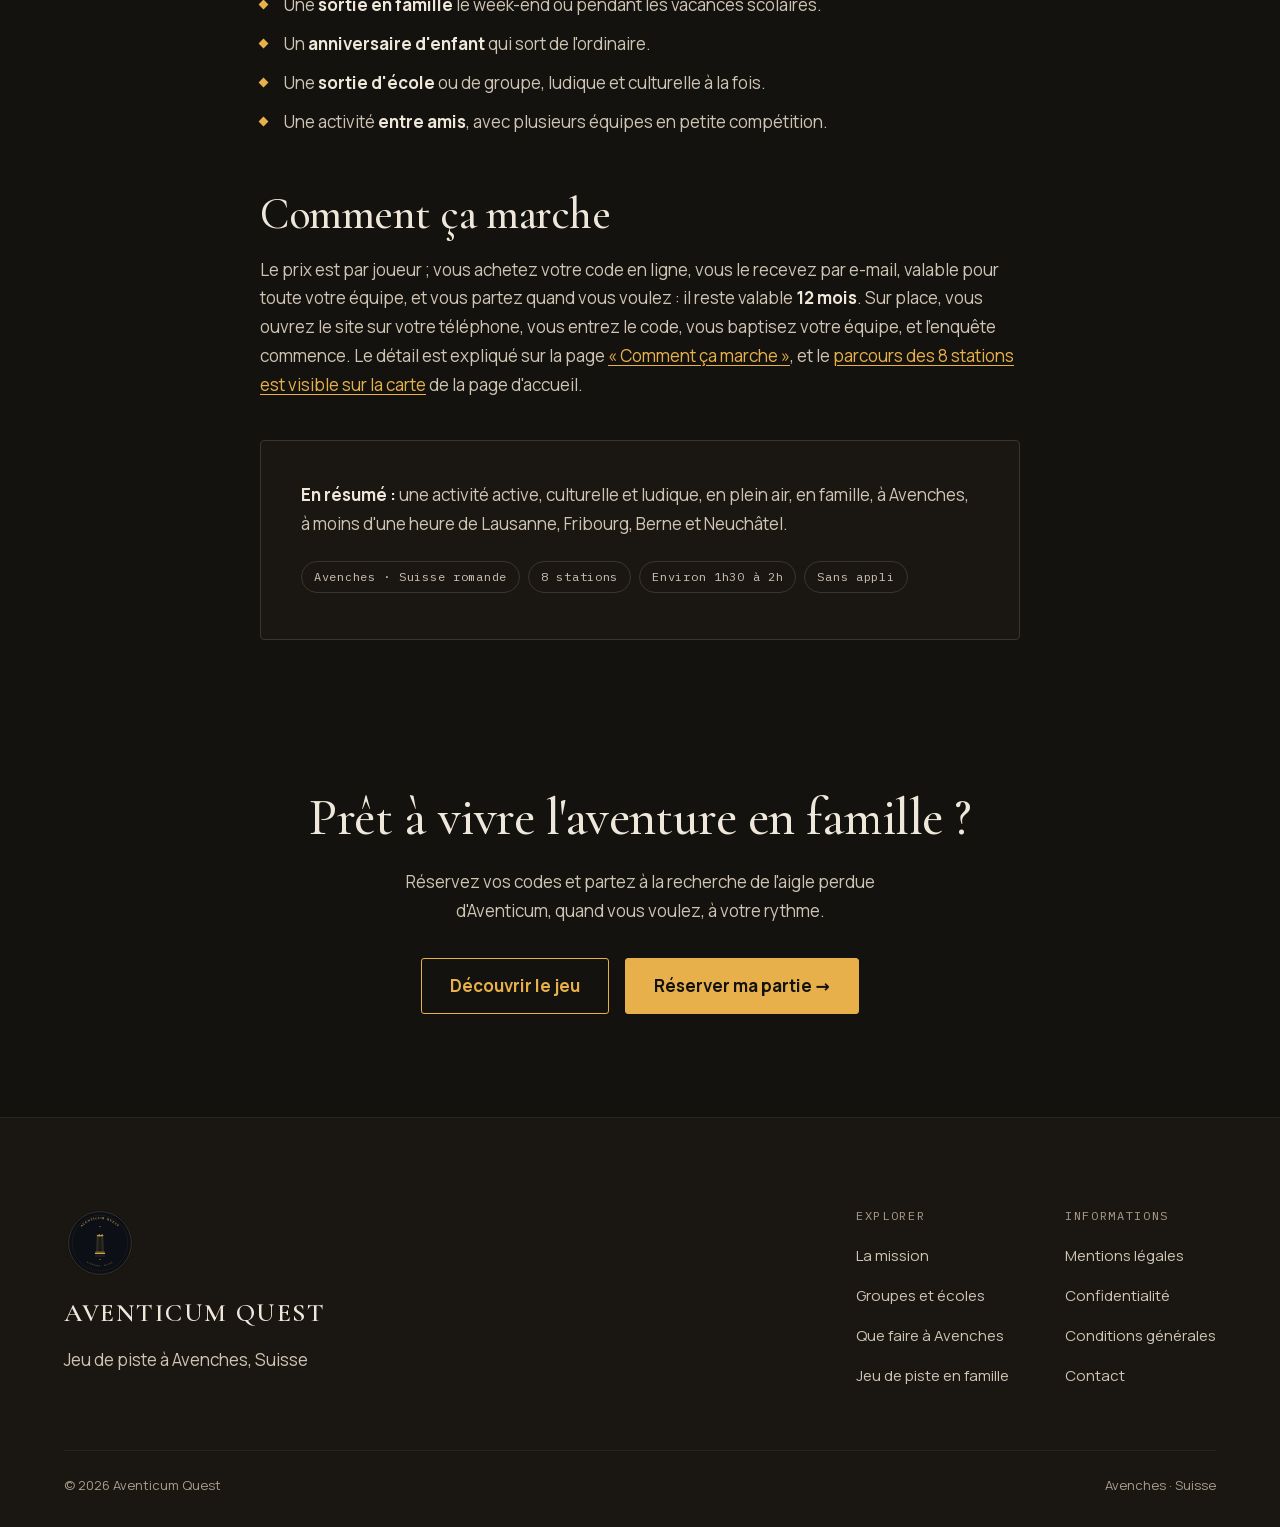
<file: jeu-de-piste-famille-suisse-romande.html>
<!DOCTYPE html>
<html lang="fr">
<head>
  <meta charset="UTF-8">
  <meta name="viewport" content="width=device-width, initial-scale=1.0">
  <title>Jeu de piste en famille en Suisse romande | Aventicum Quest</title>
  <meta name="description" content="Un jeu de piste grandeur nature en famille à Avenches, au cœur de la Suisse romande : 8 énigmes, environ 1h30 à 2h d'aventure. Sans appli, à votre rythme.">
  <meta name="robots" content="index, follow">
  <link rel="canonical" href="https://aventicumquest.ch/jeu-de-piste-famille-suisse-romande.html">

  <meta property="og:title" content="Jeu de piste en famille en Suisse romande">
  <meta property="og:description" content="Une chasse au trésor grandeur nature à Avenches : 8 énigmes, environ 1h30 à 2h d'aventure, en famille ou entre amis. Sans application.">
  <meta property="og:type" content="article">
  <meta property="og:url" content="https://aventicumquest.ch/jeu-de-piste-famille-suisse-romande.html">
  <meta property="og:image" content="https://aventicumquest.ch/images/og_image.jpg">
  <meta property="og:image:width" content="1200">
  <meta property="og:image:height" content="630">
  <meta property="og:image:alt" content="Aventicum Quest : chasse au trésor dans les vestiges romains d'Avenches">
  <meta property="og:locale" content="fr_CH">
  <meta name="twitter:card" content="summary_large_image">
  <meta name="twitter:title" content="Jeu de piste en famille en Suisse romande">
  <meta name="twitter:description" content="Une chasse au trésor grandeur nature à Avenches : 8 énigmes, environ 1h30 à 2h d'aventure, en famille.">
  <meta name="twitter:image" content="https://aventicumquest.ch/images/og_image.jpg">

  <link rel="icon" href="/favicon.ico" sizes="any">
  <link rel="icon" href="/favicon.svg" type="image/svg+xml">
  <link rel="apple-touch-icon" href="/apple-touch-icon.png">
  <script>document.documentElement.classList.add('js');</script>
  <link rel="preload" href="fonts/cormorant-garamond.woff2" as="font" type="font/woff2" crossorigin>
  <link rel="preload" href="fonts/manrope.woff2" as="font" type="font/woff2" crossorigin>
  <link rel="stylesheet" href="styles.css">

  <script type="application/ld+json">
  {
    "@context": "https://schema.org",
    "@graph": [
      {
        "@type": "Product",
        "name": "Aventicum Quest : jeu de piste en famille",
        "description": "Jeu de piste et chasse au trésor en plein air pour familles, à Avenches (Suisse romande). 8 énigmes sur smartphone, environ 1h30 à 2h, en français, anglais et allemand.",
        "image": "https://aventicumquest.ch/images/og_image.jpg",
        "brand": { "@type": "Brand", "name": "Aventicum Quest" },
        "offers": {
          "@type": "AggregateOffer",
          "priceCurrency": "CHF",
          "lowPrice": "8",
          "highPrice": "12",
          "offerCount": "2",
          "availability": "https://schema.org/InStock",
          "url": "https://aventicumquest.ch/acheter.html"
        }
      },
      {
        "@type": "BreadcrumbList",
        "itemListElement": [
          { "@type": "ListItem", "position": 1, "name": "Accueil", "item": "https://aventicumquest.ch/" },
          { "@type": "ListItem", "position": 2, "name": "Jeu de piste en famille en Suisse romande", "item": "https://aventicumquest.ch/jeu-de-piste-famille-suisse-romande.html" }
        ]
      }
    ]
  }
  </script>

  <!-- Mesure d'audience Plausible : chargée uniquement sur le vrai domaine (pas en prévisualisation) -->
  <script>
    window.plausible=window.plausible||function(){(plausible.q=plausible.q||[]).push(arguments)},plausible.init=plausible.init||function(i){plausible.o=i||{}};
    plausible.init();
    (function(){var h=location.hostname;if(h==='aventicumquest.ch'||h==='www.aventicumquest.ch'){var s=document.createElement('script');s.async=true;s.src='https://plausible.io/js/pa-ELx2kKywInJ5MKZ1ST8au.js';document.head.appendChild(s);}})();
  </script>

</head>
<body>
  <a class="skip-link" href="#contenu" data-i18n="a11y.skip">Aller au contenu</a>

  <header class="site-header is-solid">
    <a class="brand" href="index.html" aria-label="Aventicum Quest">
      <img src="assets/logo.svg" alt="" width="44" height="44">
      <span class="brand-name">Aventicum Quest</span>
    </a>
    <nav class="nav-main" aria-label="Navigation principale" data-i18n-aria="nav.aria">
      <a href="index.html#mission" data-i18n="nav.mission">La mission</a>
      <a href="index.html#stations" data-i18n="nav.stations">Les stations</a>
      <a href="index.html#enigmes" data-i18n="nav.enigmes">Les énigmes</a>
      <a href="index.html#tarifs" data-i18n="nav.tarifs">Tarifs</a>
      <a href="index.html#faq" data-i18n="nav.faq">FAQ</a>
    </nav>
    <div class="header-actions">
      <a class="btn btn--outline btn--sm nav-buy" href="acheter.html" data-i18n="nav.buy">Acheter</a>
      <button type="button" class="burger" aria-expanded="false" aria-controls="menu-panel" aria-label="Menu" data-i18n-aria="nav.menu"><span></span><span></span></button>
    </div>
  </header>

  <div class="menu-panel" id="menu-panel" role="dialog" aria-modal="true" aria-label="Menu" data-i18n-aria="nav.menu" hidden>
    <div class="menu-top">
      <img src="assets/logo.svg" alt="" width="44" height="44">
      <button type="button" class="menu-close" data-i18n="nav.close">Fermer</button>
    </div>
    <nav class="menu-nav" aria-label="Navigation principale" data-i18n-aria="nav.aria">
      <a href="index.html#mission" data-i18n="nav.mission">La mission</a>
      <a href="index.html#stations" data-i18n="nav.stations">Les stations</a>
      <a href="index.html#enigmes" data-i18n="nav.enigmes">Les énigmes</a>
      <a href="index.html#tarifs" data-i18n="nav.tarifs">Tarifs</a>
      <a href="index.html#faq" data-i18n="nav.faq">FAQ</a>
    </nav>
    <a class="btn btn--primary btn--block" href="acheter.html" data-i18n="nav.buy">Acheter</a>
  </div>

  <main id="contenu">

    <header class="art-hero">
      <img class="art-hero-img" src="assets/s08-1200.webp" srcset="assets/s08-800.webp 800w, assets/s08-1200.webp 1200w" sizes="100vw" alt="Vestiges romains d'Avenches, décor du jeu de piste en famille Aventicum Quest" width="1200" height="794" fetchpriority="high" decoding="async">
      <div class="art-hero-inner">
        <p class="art-overline">Suisse romande · Vaud · Avenches</p>
        <h1>Un jeu de piste en famille en Suisse romande</h1>
      </div>
    </header>

    <nav class="breadcrumb" aria-label="Fil d'Ariane">
      <a href="index.html">Accueil</a>
      <span class="sep">&rsaquo;</span>
      <span aria-current="page">Jeu de piste en famille</span>
    </nav>

    <article class="art-body">
      <p class="art-lead">
        Envie d'une sortie qui change du zoo et du cinéma ? À Avenches, au cœur de la Suisse romande,
        Aventicum Quest transforme une balade en une véritable chasse au trésor grandeur nature,
        pour toute la famille, à votre rythme, sans rien réserver à l'avance.
      </p>

      <h2>Une chasse au trésor grandeur nature à Avenches</h2>
      <p>
        Le principe est simple : votre équipe suit un parcours de <strong>huit stations</strong> à
        travers Avenches, l'ancienne capitale romaine de l'Helvétie. À chaque monument, une énigme
        inspirée de l'histoire des lieux. On observe, on déduit, on avance, jusqu'au dénouement
        final. Tout se joue depuis un smartphone, dans le navigateur, <strong>sans application à
        installer</strong>.
      </p>
      <p>
        Comptez environ <strong>1h30 à 2h</strong> pour boucler l'aventure, entre les arènes
        romaines, le centre historique et les autres sites emblématiques de la ville.
      </p>

      <h2>Pour qui ?</h2>
      <p>
        Il n'y a pas d'âge minimum fixé : c'est une sortie pensée pour être partagée en famille. Le
        tarif enfant (8 CHF) s'applique de 5 à 17 ans, gratuit pour les moins de 5 ans ; le tarif
        adulte (12 CHF) s'applique dès 18 ans. Les énigmes mélangent observation, logique et un peu de
        culture générale : assez accessibles pour que les enfants participent vraiment, assez malines
        pour que les adultes s'amusent aussi. Les plus jeunes cherchent les indices sur le terrain, les
        plus grands recomposent le fil de l'enquête. Chacun a son rôle.
      </p>

      <h2>Idéal pour une sortie originale</h2>
      <ul class="art-list">
        <li>Une <strong>sortie en famille</strong> le week-end ou pendant les vacances scolaires.</li>
        <li>Un <strong>anniversaire d'enfant</strong> qui sort de l'ordinaire.</li>
        <li>Une <strong>sortie d'école</strong> ou de groupe, ludique et culturelle à la fois.</li>
        <li>Une activité <strong>entre amis</strong>, avec plusieurs équipes en petite compétition.</li>
      </ul>

      <h2>Comment ça marche</h2>
      <p>
        Le prix est par joueur ; vous achetez votre code en ligne, vous le recevez par e-mail, valable
        pour toute votre équipe, et vous partez quand vous voulez : il reste valable <strong>12 mois</strong>.
        Sur place, vous ouvrez le site sur
        votre téléphone, vous entrez le code, vous baptisez votre équipe, et l'enquête commence.
        Le détail est expliqué sur la page
        <a class="inline-link" href="comment.html">« Comment ça marche »</a>, et le
        <a class="inline-link" href="index.html#stations">parcours des 8 stations est visible sur la
        carte</a> de la page d'accueil.
      </p>

      <div class="art-feature">
        <p style="margin-bottom:0;">
          <strong>En résumé :</strong> une activité active, culturelle et ludique, en plein air, en
          famille, à Avenches, à moins d'une heure de Lausanne, Fribourg, Berne et Neuchâtel.
        </p>
        <div class="badge-row">
          <span class="badge">Avenches · Suisse romande</span>
          <span class="badge">8 stations</span>
          <span class="badge">Environ 1h30 à 2h</span>
          <span class="badge">Sans appli</span>
        </div>
      </div>
    </article>

    <section class="art-cta">
      <div class="stele" style="margin-bottom:1.75rem;">
        <div class="stele-rule"><span class="stele-diamond">&#9670;</span></div>
        <h2>Prêt à vivre l'aventure en famille ?</h2>
        <div class="stele-rule"><span class="stele-diamond">&#9670;</span></div>
      </div>
      <p>
        Réservez vos codes et partez à la recherche de l'aigle perdue d'Aventicum, quand vous
        voulez, à votre rythme.
      </p>
      <div class="art-cta-btns">
        <a href="index.html" class="btn-ghost" style="text-decoration:none;">Découvrir le jeu</a>
        <a href="acheter.html" class="btn-primary-cta">Réserver ma partie &rarr;</a>
      </div>
    </section>

  </main>

  <footer class="site-footer">
    <div class="footer-inner">
      <div class="footer-top">
        <div class="footer-brand">
          <img src="assets/logo.svg" alt="" width="72" height="72">
          <p class="footer-name">Aventicum Quest</p>
          <p class="footer-tag" data-i18n="footer.tagline">Jeu de piste à Avenches, Suisse</p>
        </div>
        <div class="footer-cols">
          <nav class="footer-col" aria-labelledby="foot-explore">
            <h2 id="foot-explore" data-i18n="footer.explore">EXPLORER</h2>
            <a href="index.html#mission" data-i18n="footer.mission">La mission</a>
            <a href="groupes.html" data-i18n="footer.groups">Groupes et écoles</a>
            <a href="que-faire-a-avenches.html" data-i18n="footer.guide">Que faire à Avenches</a>
            <a href="jeu-de-piste-famille-suisse-romande.html" data-i18n="footer.family">Jeu de piste en famille</a>
          </nav>
          <nav class="footer-col" aria-labelledby="foot-info">
            <h2 id="foot-info" data-i18n="footer.info">INFORMATIONS</h2>
            <a href="mentions-legales.html" data-i18n="footer.legal">Mentions légales</a>
            <a href="confidentialite.html" data-i18n="footer.privacy">Confidentialité</a>
            <a href="cgv.html" data-i18n="footer.terms">Conditions générales</a>
            <a href="mailto:info@aventicumquest.ch" data-i18n="footer.contact">Contact</a>
          </nav>
        </div>
      </div>
      <div class="footer-bottom">
        <span data-i18n="footer.copy">© 2026 Aventicum Quest</span>
        <span data-i18n="footer.place">Avenches · Suisse</span>
      </div>
    </div>
  </footer>

  <script>window.AQ_FR_ONLY = true;</script>
  <script src="i18n.js" defer></script>
  <script src="main.js" defer></script>
</body>
</html>
</file>
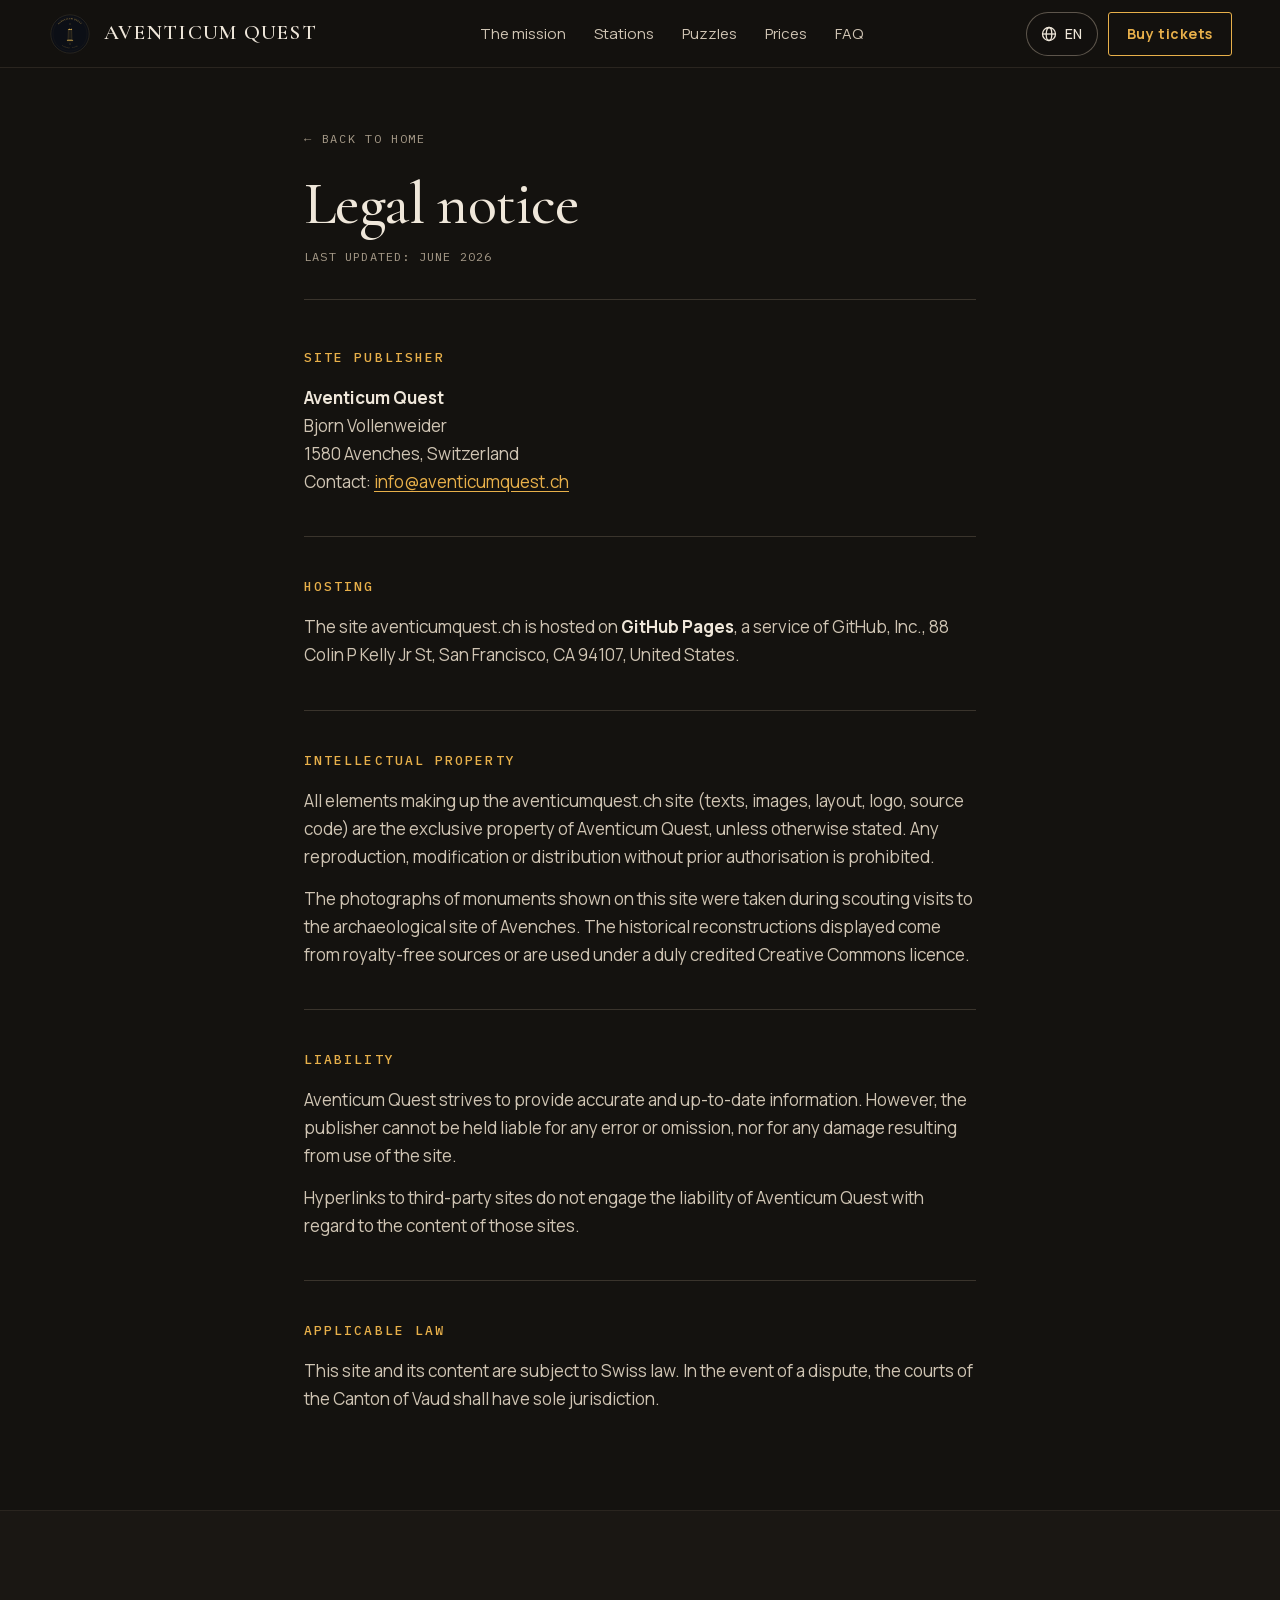
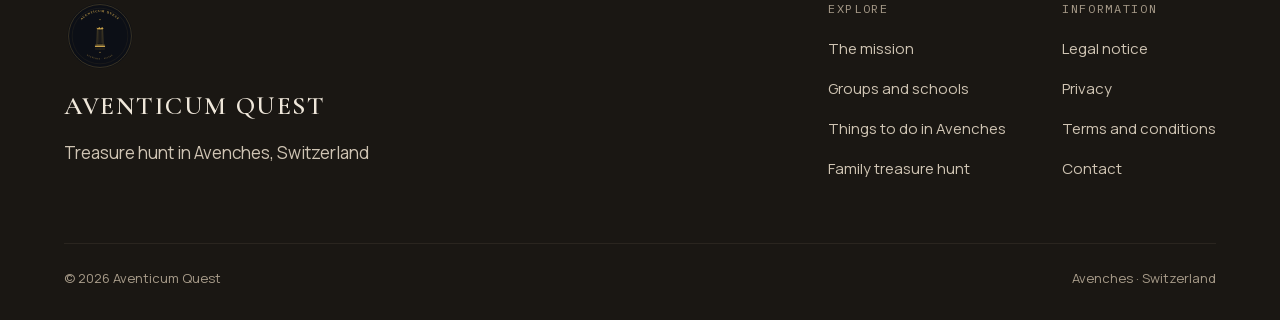
<file: mentions-legales.html>
<!DOCTYPE html>
<html lang="fr">
<head>
  <meta charset="UTF-8">
  <meta name="viewport" content="width=device-width, initial-scale=1.0">
  <link rel="icon" href="/favicon.ico" sizes="any">
  <link rel="icon" href="/favicon.svg" type="image/svg+xml">
  <link rel="apple-touch-icon" href="/apple-touch-icon.png">
  <title>Mentions légales : Aventicum Quest</title>
  <link rel="canonical" href="https://aventicumquest.ch/mentions-legales.html">
  <script>document.documentElement.classList.add('js');</script>
  <link rel="preload" href="fonts/cormorant-garamond.woff2" as="font" type="font/woff2" crossorigin>
  <link rel="preload" href="fonts/manrope.woff2" as="font" type="font/woff2" crossorigin>
  <link rel="stylesheet" href="styles.css">
  <!-- Mesure d'audience Plausible : chargée uniquement sur le vrai domaine (pas en prévisualisation) -->
  <script>
    window.plausible=window.plausible||function(){(plausible.q=plausible.q||[]).push(arguments)},plausible.init=plausible.init||function(i){plausible.o=i||{}};
    plausible.init();
    (function(){var h=location.hostname;if(h==='aventicumquest.ch'||h==='www.aventicumquest.ch'){var s=document.createElement('script');s.async=true;s.src='https://plausible.io/js/pa-ELx2kKywInJ5MKZ1ST8au.js';document.head.appendChild(s);}})();
  </script>
</head>
<body>
  <a class="skip-link" href="#contenu" data-i18n="a11y.skip">Aller au contenu</a>

  <header class="site-header is-solid">
    <a class="brand" href="index.html" aria-label="Aventicum Quest">
      <img src="assets/logo.svg" alt="" width="44" height="44">
      <span class="brand-name">Aventicum Quest</span>
    </a>
    <nav class="nav-main" aria-label="Navigation principale" data-i18n-aria="nav.aria">
      <a href="index.html#mission" data-i18n="nav.mission">La mission</a>
      <a href="index.html#stations" data-i18n="nav.stations">Les stations</a>
      <a href="index.html#enigmes" data-i18n="nav.enigmes">Les énigmes</a>
      <a href="index.html#tarifs" data-i18n="nav.tarifs">Tarifs</a>
      <a href="index.html#faq" data-i18n="nav.faq">FAQ</a>
    </nav>
    <div class="header-actions">
      <div class="lang">
        <button type="button" class="lang-toggle" aria-haspopup="true" aria-expanded="false" aria-label="Langue" data-i18n-aria="nav.lang">
          <svg width="16" height="16" viewBox="0 0 16 16" fill="none" stroke="currentColor" stroke-width="1.3" aria-hidden="true"><circle cx="8" cy="8" r="6.5"/><ellipse cx="8" cy="8" rx="2.8" ry="6.5"/><line x1="1.5" y1="8" x2="14.5" y2="8"/></svg>
          <span class="lang-code">FR</span>
        </button>
        <div class="lang-menu" role="menu" hidden>
          <button type="button" class="lang-opt" role="menuitemradio" aria-checked="true" data-lang="fr"><span>Français</span><span class="lang-opt-code">FR</span></button>
          <button type="button" class="lang-opt" role="menuitemradio" aria-checked="false" data-lang="de"><span>Deutsch</span><span class="lang-opt-code">DE</span></button>
          <button type="button" class="lang-opt" role="menuitemradio" aria-checked="false" data-lang="en"><span>English</span><span class="lang-opt-code">EN</span></button>
        </div>
      </div>
      <a class="btn btn--outline btn--sm nav-buy" href="acheter.html" data-i18n="nav.buy">Acheter</a>
      <button type="button" class="burger" aria-expanded="false" aria-controls="menu-panel" aria-label="Menu" data-i18n-aria="nav.menu"><span></span><span></span></button>
    </div>
  </header>

  <div class="menu-panel" id="menu-panel" role="dialog" aria-modal="true" aria-label="Menu" data-i18n-aria="nav.menu" hidden>
    <div class="menu-top">
      <img src="assets/logo.svg" alt="" width="44" height="44">
      <button type="button" class="menu-close" data-i18n="nav.close">Fermer</button>
    </div>
    <nav class="menu-nav" aria-label="Navigation principale" data-i18n-aria="nav.aria">
      <a href="index.html#mission" data-i18n="nav.mission">La mission</a>
      <a href="index.html#stations" data-i18n="nav.stations">Les stations</a>
      <a href="index.html#enigmes" data-i18n="nav.enigmes">Les énigmes</a>
      <a href="index.html#tarifs" data-i18n="nav.tarifs">Tarifs</a>
      <a href="index.html#faq" data-i18n="nav.faq">FAQ</a>
    </nav>
    <a class="btn btn--primary btn--block" href="acheter.html" data-i18n="nav.buy">Acheter</a>
  </div>

  <main class="legal-page" id="contenu">
    <header class="legal-header">
      <p class="legal-back"><a href="index.html" data-i18n="legal-back">← Retour à l'accueil</a></p>
      <h1 class="legal-title" data-i18n="ml-title">Mentions légales</h1>
      <p class="legal-date" data-i18n="legal-date">Dernière mise à jour : juin 2026</p>
    </header>

    <div class="legal-body">

      <section>
        <h2 data-i18n="ml-h1">Éditeur du site</h2>
        <p data-i18n-html="ml-p1"><strong>Aventicum Quest</strong><br>
        Bjorn Vollenweider<br>
        1580 Avenches, Suisse<br>
        Contact : <a href="mailto:info@aventicumquest.ch">info@aventicumquest.ch</a></p>
      </section>

      <section>
        <h2 data-i18n="ml-h2">Hébergement</h2>
        <p data-i18n-html="ml-p2">Le site aventicumquest.ch est hébergé sur <strong>GitHub Pages</strong>, service de GitHub, Inc., 88 Colin P Kelly Jr St, San Francisco, CA 94107, États-Unis.</p>
      </section>

      <section>
        <h2 data-i18n="ml-h3">Propriété intellectuelle</h2>
        <p data-i18n="ml-p3a">L'ensemble des éléments constituant le site aventicumquest.ch (textes, images, mise en page, logo, code source) est la propriété exclusive d'Aventicum Quest, sauf mention contraire. Toute reproduction, modification ou diffusion sans autorisation préalable est interdite.</p>
        <p data-i18n="ml-p3b">Les photographies de monuments présentées sur ce site ont été prises lors de repérages sur le site archéologique d'Avenches. Les reconstitutions historiques affichées proviennent de sources libres de droits ou sous licence Creative Commons dûment mentionnée.</p>
      </section>

      <section>
        <h2 data-i18n="ml-h4">Responsabilité</h2>
        <p data-i18n="ml-p4a">Aventicum Quest s'efforce de fournir des informations exactes et à jour. Toutefois, la responsabilité de l'éditeur ne saurait être engagée en cas d'erreur ou d'omission, ni pour tout dommage résultant de l'utilisation du site.</p>
        <p data-i18n="ml-p4b">Les liens hypertextes vers des sites tiers n'engagent pas la responsabilité d'Aventicum Quest quant au contenu de ces sites.</p>
      </section>

      <section>
        <h2 data-i18n="ml-h5">Droit applicable</h2>
        <p data-i18n="ml-p5">Le présent site et son contenu sont soumis au droit suisse. En cas de litige, les tribunaux du canton de Vaud sont seuls compétents.</p>
      </section>

    </div>
  </main>

  <footer class="site-footer">
    <div class="footer-inner">
      <div class="footer-top">
        <div class="footer-brand">
          <img src="assets/logo.svg" alt="" width="72" height="72">
          <p class="footer-name">Aventicum Quest</p>
          <p class="footer-tag" data-i18n="footer.tagline">Jeu de piste à Avenches, Suisse</p>
        </div>
        <div class="footer-cols">
          <nav class="footer-col" aria-labelledby="foot-explore">
            <h2 id="foot-explore" data-i18n="footer.explore">EXPLORER</h2>
            <a href="index.html#mission" data-i18n="footer.mission">La mission</a>
            <a href="groupes.html" data-i18n="footer.groups">Groupes et écoles</a>
            <a href="que-faire-a-avenches.html" data-i18n="footer.guide">Que faire à Avenches</a>
            <a href="jeu-de-piste-famille-suisse-romande.html" data-i18n="footer.family">Jeu de piste en famille</a>
          </nav>
          <nav class="footer-col" aria-labelledby="foot-info">
            <h2 id="foot-info" data-i18n="footer.info">INFORMATIONS</h2>
            <a href="mentions-legales.html" data-i18n="footer.legal">Mentions légales</a>
            <a href="confidentialite.html" data-i18n="footer.privacy">Confidentialité</a>
            <a href="cgv.html" data-i18n="footer.terms">Conditions générales</a>
            <a href="mailto:info@aventicumquest.ch" data-i18n="footer.contact">Contact</a>
          </nav>
        </div>
      </div>
      <div class="footer-bottom">
        <span data-i18n="footer.copy">© 2026 Aventicum Quest</span>
        <span data-i18n="footer.place">Avenches · Suisse</span>
      </div>
    </div>
  </footer>

  <script>window.AQ_PAGE = 'ml';</script>
  <script src="legal-i18n.js"></script>
  <script>window.AQ_PAGE_SETLANG = window.setLang;</script>
  <script src="i18n.js" defer></script>
  <script src="main.js" defer></script>
</body>
</html>
</file>
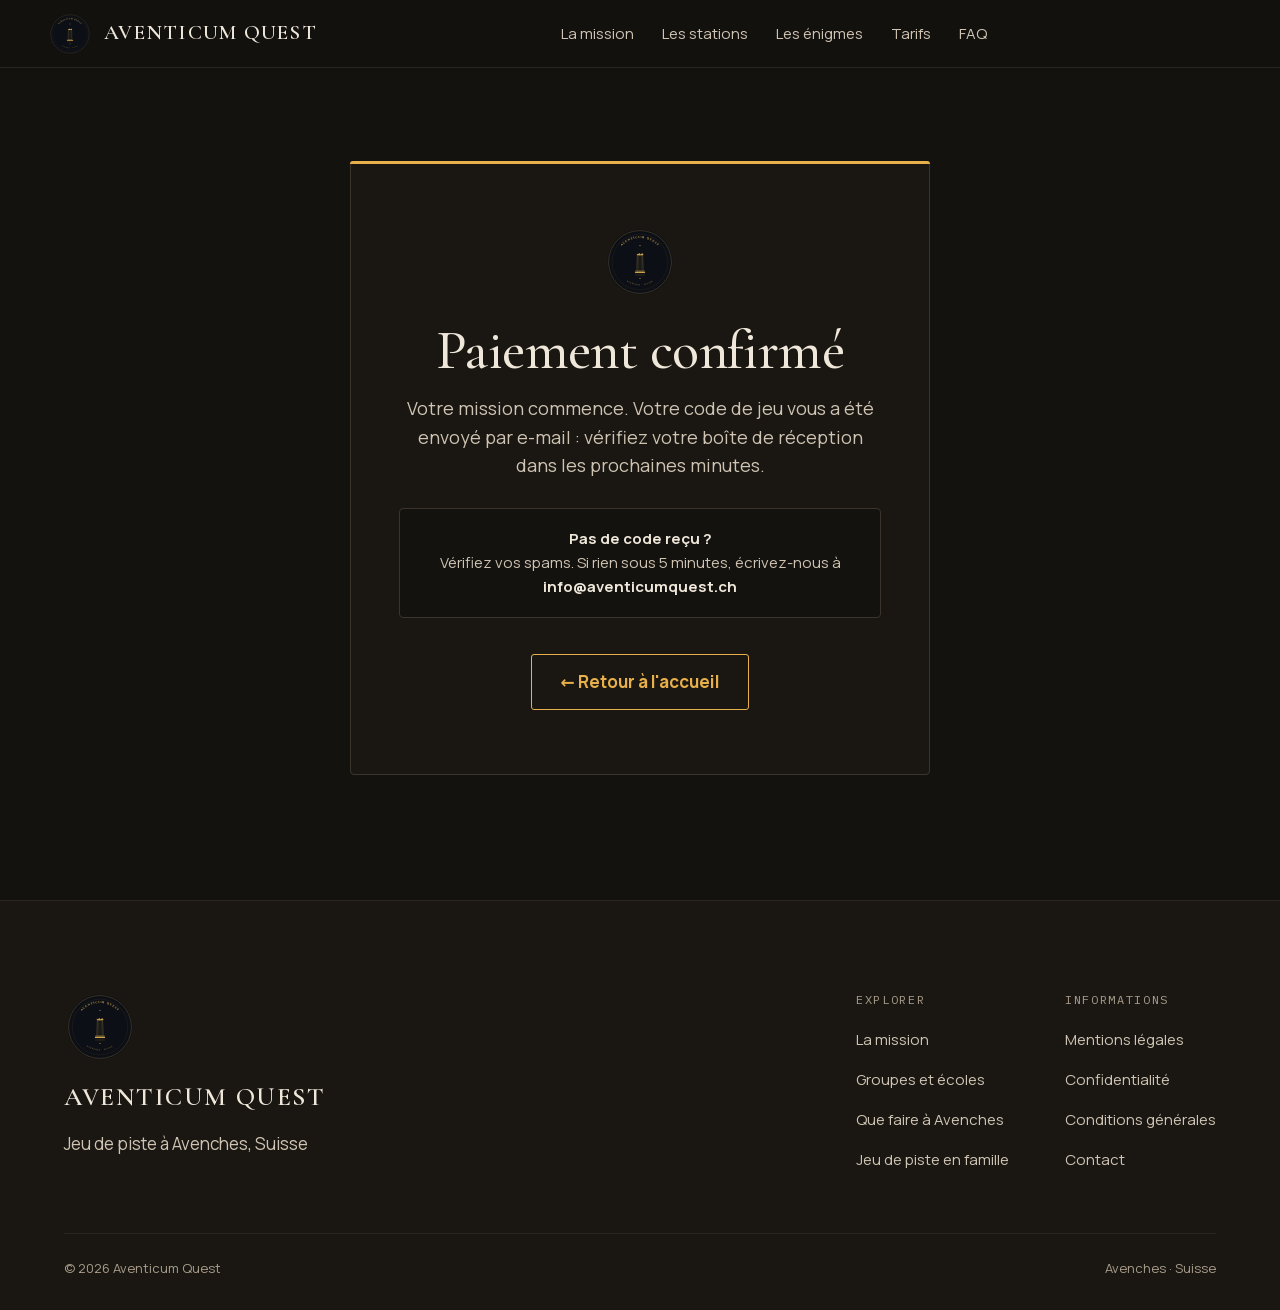
<file: merci.html>
<!DOCTYPE html>
<html lang="fr">
<head>
  <meta charset="UTF-8">
  <meta name="viewport" content="width=device-width, initial-scale=1.0">
  <link rel="icon" href="/favicon.ico" sizes="any">
  <link rel="icon" href="/favicon.svg" type="image/svg+xml">
  <link rel="apple-touch-icon" href="/apple-touch-icon.png">
  <title>Merci : Aventicum Quest</title>
  <meta name="robots" content="noindex">
  <script>document.documentElement.classList.add('js');</script>
  <link rel="preload" href="fonts/cormorant-garamond.woff2" as="font" type="font/woff2" crossorigin>
  <link rel="preload" href="fonts/manrope.woff2" as="font" type="font/woff2" crossorigin>
  <link rel="stylesheet" href="styles.css">
  <!-- Mesure d'audience Plausible : page atteinte après paiement = objectif de conversion -->
  <script>
    window.plausible=window.plausible||function(){(plausible.q=plausible.q||[]).push(arguments)},plausible.init=plausible.init||function(i){plausible.o=i||{}};
    plausible.init();
    (function(){var h=location.hostname;if(h==='aventicumquest.ch'||h==='www.aventicumquest.ch'){var s=document.createElement('script');s.async=true;s.src='https://plausible.io/js/pa-ELx2kKywInJ5MKZ1ST8au.js';document.head.appendChild(s);}})();
  </script>
</head>
<body>
  <a class="skip-link" href="#contenu" data-i18n="a11y.skip">Aller au contenu</a>
  <header class="site-header is-solid">
    <a class="brand" href="index.html" aria-label="Aventicum Quest">
      <img src="assets/logo.svg" alt="" width="44" height="44">
      <span class="brand-name">Aventicum Quest</span>
    </a>
    <nav class="nav-main" aria-label="Navigation principale" data-i18n-aria="nav.aria">
      <a href="index.html#mission" data-i18n="nav.mission">La mission</a>
      <a href="index.html#stations" data-i18n="nav.stations">Les stations</a>
      <a href="index.html#enigmes" data-i18n="nav.enigmes">Les énigmes</a>
      <a href="index.html#tarifs" data-i18n="nav.tarifs">Tarifs</a>
      <a href="index.html#faq" data-i18n="nav.faq">FAQ</a>
    </nav>
    <div class="header-actions">
      <button type="button" class="burger" aria-expanded="false" aria-controls="menu-panel" aria-label="Menu" data-i18n-aria="nav.menu"><span></span><span></span></button>
    </div>
  </header>

  <div class="menu-panel" id="menu-panel" role="dialog" aria-modal="true" aria-label="Menu" data-i18n-aria="nav.menu" hidden>
    <div class="menu-top">
      <img src="assets/logo.svg" alt="" width="44" height="44">
      <button type="button" class="menu-close" data-i18n="nav.close">Fermer</button>
    </div>
    <nav class="menu-nav" aria-label="Navigation principale" data-i18n-aria="nav.aria">
      <a href="index.html#mission" data-i18n="nav.mission">La mission</a>
      <a href="index.html#stations" data-i18n="nav.stations">Les stations</a>
      <a href="index.html#enigmes" data-i18n="nav.enigmes">Les énigmes</a>
      <a href="index.html#tarifs" data-i18n="nav.tarifs">Tarifs</a>
      <a href="index.html#faq" data-i18n="nav.faq">FAQ</a>
    </nav>
  </div>
  <!-- TODO BJORN: traduire merci.html en EN/DE (page vue après paiement, aujourd'hui en FR seul). -->
  <main id="contenu">
  <section class="merci-section">
    <div class="merci-card">
      <img class="merci-icon" src="assets/logo.svg" alt="" width="72" height="72">
      <h1 class="merci-title">Paiement confirmé</h1>
      <p class="merci-text">
        Votre mission commence. Votre code de jeu vous a été envoyé par e-mail : vérifiez votre boîte de réception dans les prochaines minutes.
      </p>
      <div class="merci-note">
        <strong>Pas de code reçu ?</strong><br>
        Vérifiez vos spams. Si rien sous 5 minutes, écrivez-nous à <strong>info@aventicumquest.ch</strong>
      </div>
      <a href="index.html" class="btn-retour">← Retour à l'accueil</a>
    </div>
  </section>
  </main>

  <footer class="site-footer">
    <div class="footer-inner">
      <div class="footer-top">
        <div class="footer-brand">
          <img src="assets/logo.svg" alt="" width="72" height="72">
          <p class="footer-name">Aventicum Quest</p>
          <p class="footer-tag" data-i18n="footer.tagline">Jeu de piste à Avenches, Suisse</p>
        </div>
        <div class="footer-cols">
          <nav class="footer-col" aria-labelledby="foot-explore">
            <h2 id="foot-explore" data-i18n="footer.explore">EXPLORER</h2>
            <a href="index.html#mission" data-i18n="footer.mission">La mission</a>
            <a href="groupes.html" data-i18n="footer.groups">Groupes et écoles</a>
            <a href="que-faire-a-avenches.html" data-i18n="footer.guide">Que faire à Avenches</a>
            <a href="jeu-de-piste-famille-suisse-romande.html" data-i18n="footer.family">Jeu de piste en famille</a>
          </nav>
          <nav class="footer-col" aria-labelledby="foot-info">
            <h2 id="foot-info" data-i18n="footer.info">INFORMATIONS</h2>
            <a href="mentions-legales.html" data-i18n="footer.legal">Mentions légales</a>
            <a href="confidentialite.html" data-i18n="footer.privacy">Confidentialité</a>
            <a href="cgv.html" data-i18n="footer.terms">Conditions générales</a>
            <a href="mailto:info@aventicumquest.ch" data-i18n="footer.contact">Contact</a>
          </nav>
        </div>
      </div>
      <div class="footer-bottom">
        <span data-i18n="footer.copy">© 2026 Aventicum Quest</span>
        <span data-i18n="footer.place">Avenches · Suisse</span>
      </div>
    </div>
  </footer>

  <script>window.AQ_FR_ONLY = true;</script>
  <script src="i18n.js" defer></script>
  <script src="main.js" defer></script>
</body>
</html>
</file>
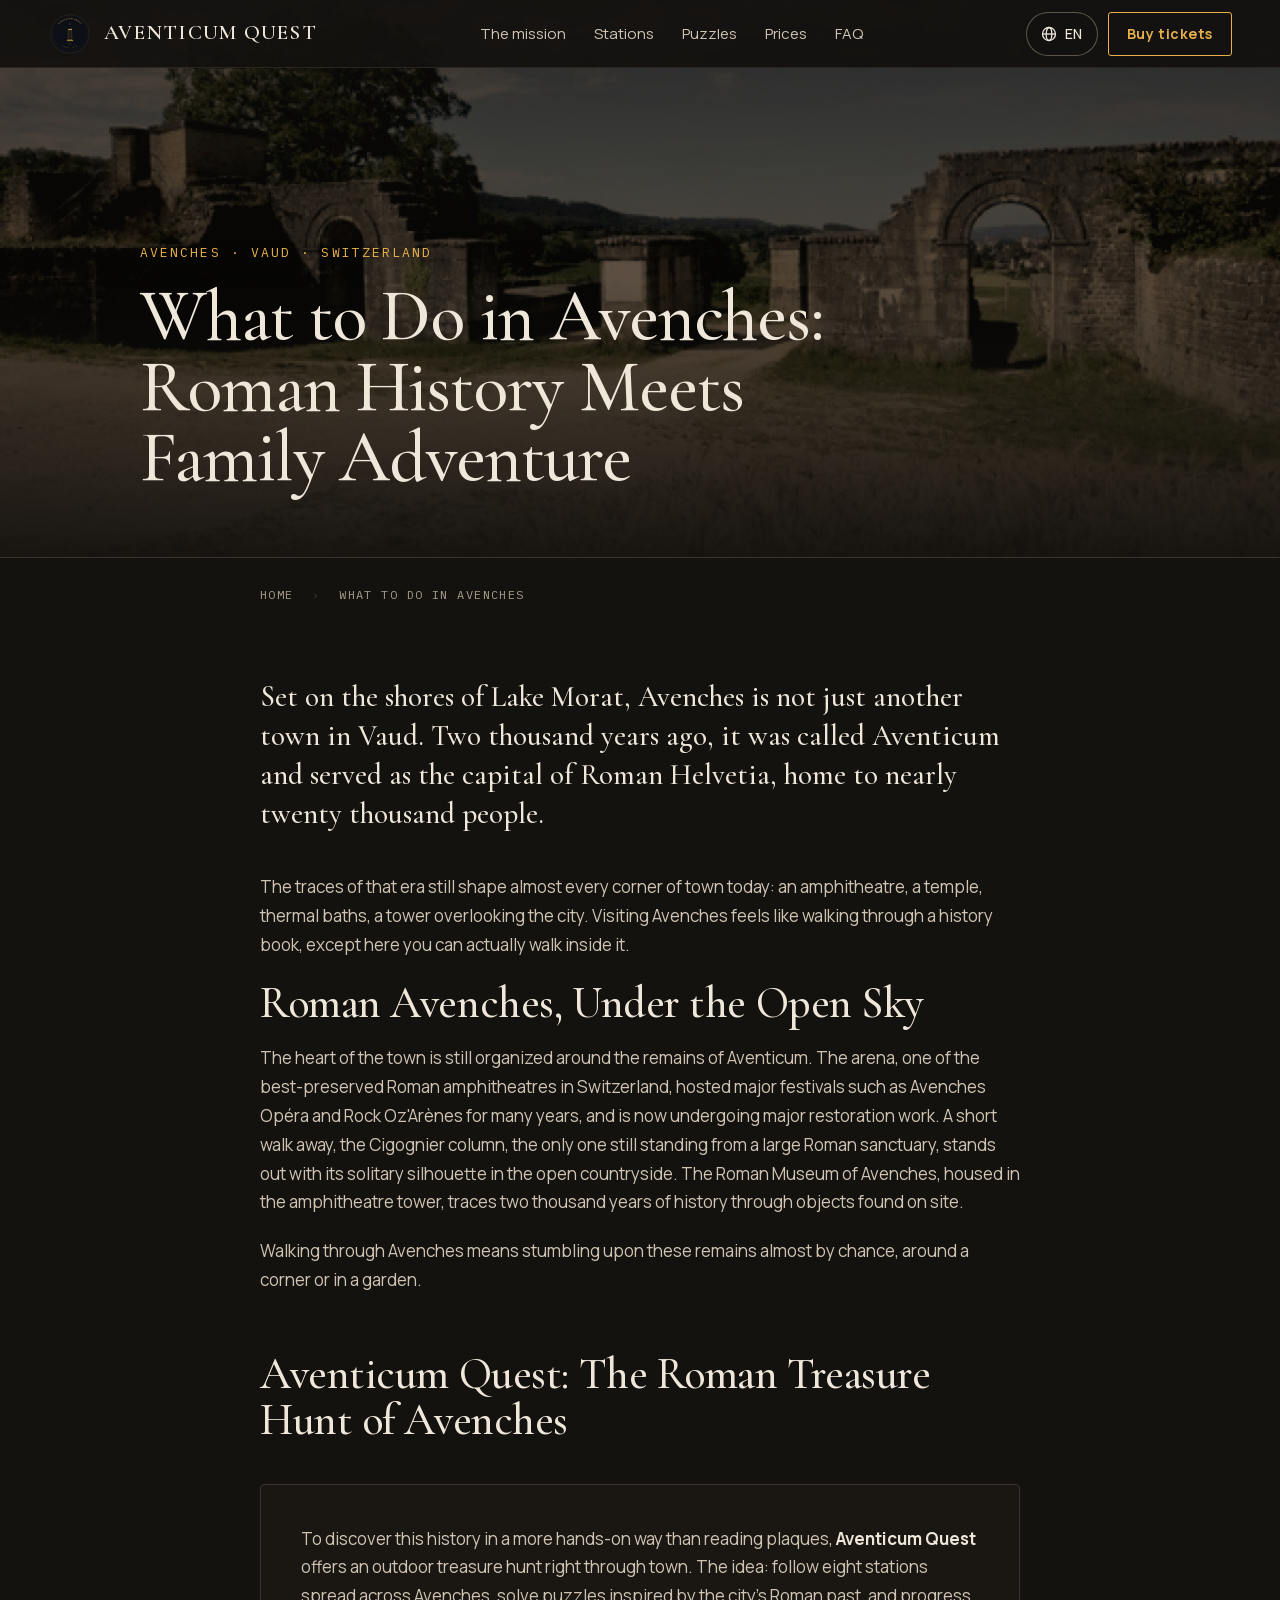
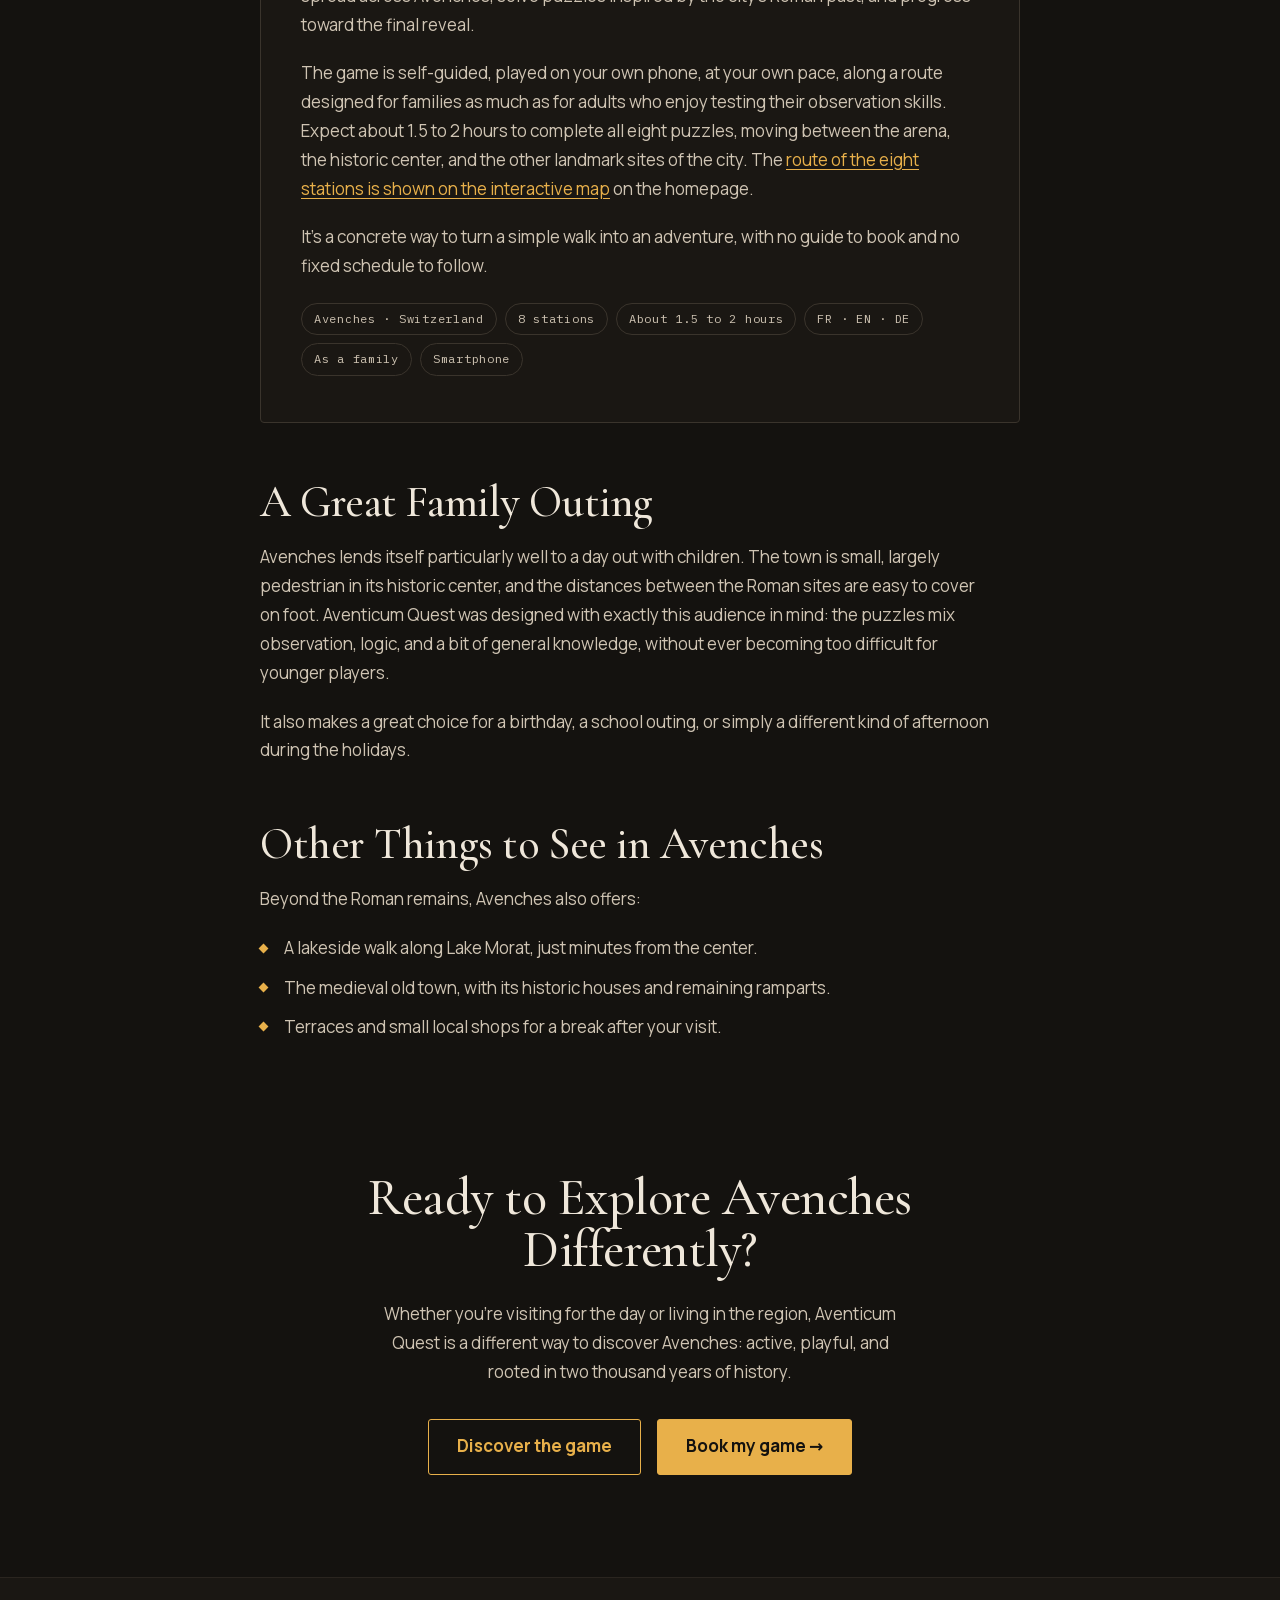
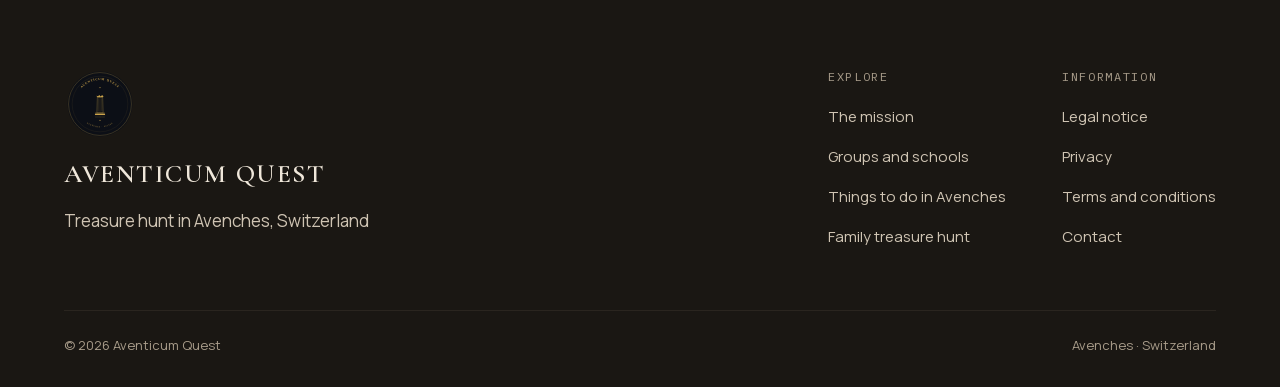
<file: que-faire-a-avenches.html>
<!DOCTYPE html>
<html lang="fr">
<head>
  <meta charset="UTF-8">
  <meta name="viewport" content="width=device-width, initial-scale=1.0">
  <title>Que faire à Avenches ? Activités romaines et en famille</title>
  <meta name="description" content="Avenches, capitale romaine de la Suisse : arènes, musée romain et une chasse au trésor grandeur nature pour toute la famille. Découvrez le programme.">
  <meta name="robots" content="index, follow">
  <link rel="canonical" href="https://aventicumquest.ch/que-faire-a-avenches.html">

  <meta property="og:title" content="Que faire à Avenches ? Activités romaines et en famille">
  <meta property="og:description" content="Avenches, capitale romaine de la Suisse : arènes, musée romain et une chasse au trésor grandeur nature pour toute la famille.">
  <meta property="og:type" content="article">
  <meta property="og:url" content="https://aventicumquest.ch/que-faire-a-avenches.html">
  <meta property="og:image" content="https://aventicumquest.ch/images/og_image.jpg">
  <meta property="og:image:width" content="1200">
  <meta property="og:image:height" content="630">
  <meta name="twitter:card" content="summary_large_image">
  <meta name="twitter:title" content="Que faire à Avenches ? Activités romaines et en famille">
  <meta name="twitter:description" content="Avenches, capitale romaine de la Suisse : arènes, musée romain et une chasse au trésor grandeur nature pour toute la famille.">
  <meta name="twitter:image" content="https://aventicumquest.ch/images/og_image.jpg">

  <link rel="icon" href="/favicon.ico" sizes="any">
  <link rel="icon" href="/favicon.svg" type="image/svg+xml">
  <link rel="apple-touch-icon" href="/apple-touch-icon.png">
  <script>document.documentElement.classList.add('js');</script>
  <link rel="preload" href="fonts/cormorant-garamond.woff2" as="font" type="font/woff2" crossorigin>
  <link rel="preload" href="fonts/manrope.woff2" as="font" type="font/woff2" crossorigin>
  <link rel="stylesheet" href="styles.css">

  <!-- Données structurées (SEO / résultats enrichis) -->
  <script type="application/ld+json">
  {
    "@context": "https://schema.org",
    "@graph": [
      {
        "@type": "TouristAttraction",
        "name": "Avenches : Aventicum, capitale romaine de l'Helvétie",
        "description": "Avenches (Vaud, Suisse), ancienne capitale romaine Aventicum : amphithéâtre, sanctuaire du Cigognier, musée romain et le jeu de piste en plein air Aventicum Quest.",
        "url": "https://aventicumquest.ch/que-faire-a-avenches.html",
        "image": "https://aventicumquest.ch/images/s08.jpg",
        "touristType": ["Familles", "Amateurs d'histoire", "Sorties de groupe"],
        "address": {
          "@type": "PostalAddress",
          "addressLocality": "Avenches",
          "addressRegion": "Vaud",
          "addressCountry": "CH"
        }
      },
      {
        "@type": "BreadcrumbList",
        "itemListElement": [
          {
            "@type": "ListItem",
            "position": 1,
            "name": "Accueil",
            "item": "https://aventicumquest.ch/"
          },
          {
            "@type": "ListItem",
            "position": 2,
            "name": "Que faire à Avenches",
            "item": "https://aventicumquest.ch/que-faire-a-avenches.html"
          }
        ]
      }
    ]
  }
  </script>

  <!-- Mesure d'audience Plausible : chargée uniquement sur le vrai domaine (pas en prévisualisation) -->
  <script>
    window.plausible=window.plausible||function(){(plausible.q=plausible.q||[]).push(arguments)},plausible.init=plausible.init||function(i){plausible.o=i||{}};
    plausible.init();
    (function(){var h=location.hostname;if(h==='aventicumquest.ch'||h==='www.aventicumquest.ch'){var s=document.createElement('script');s.async=true;s.src='https://plausible.io/js/pa-ELx2kKywInJ5MKZ1ST8au.js';document.head.appendChild(s);}})();
  </script>

</head>
<body>
  <a class="skip-link" href="#contenu" data-i18n="a11y.skip">Aller au contenu</a>

  <!-- ── Navigation ─────────────────────────────────────────── -->
  <header class="site-header is-solid">
    <a class="brand" href="index.html" aria-label="Aventicum Quest">
      <img src="assets/logo.svg" alt="" width="44" height="44">
      <span class="brand-name">Aventicum Quest</span>
    </a>
    <nav class="nav-main" aria-label="Navigation principale" data-i18n-aria="nav.aria">
      <a href="index.html#mission" data-i18n="nav.mission">La mission</a>
      <a href="index.html#stations" data-i18n="nav.stations">Les stations</a>
      <a href="index.html#enigmes" data-i18n="nav.enigmes">Les énigmes</a>
      <a href="index.html#tarifs" data-i18n="nav.tarifs">Tarifs</a>
      <a href="index.html#faq" data-i18n="nav.faq">FAQ</a>
    </nav>
    <div class="header-actions">
      <div class="lang">
        <button type="button" class="lang-toggle" aria-haspopup="true" aria-expanded="false" aria-label="Langue" data-i18n-aria="nav.lang">
          <svg width="16" height="16" viewBox="0 0 16 16" fill="none" stroke="currentColor" stroke-width="1.3" aria-hidden="true"><circle cx="8" cy="8" r="6.5"/><ellipse cx="8" cy="8" rx="2.8" ry="6.5"/><line x1="1.5" y1="8" x2="14.5" y2="8"/></svg>
          <span class="lang-code">FR</span>
        </button>
        <div class="lang-menu" role="menu" hidden>
          <button type="button" class="lang-opt" role="menuitemradio" aria-checked="true" data-lang="fr"><span>Français</span><span class="lang-opt-code">FR</span></button>
          <button type="button" class="lang-opt" role="menuitemradio" aria-checked="false" data-lang="de"><span>Deutsch</span><span class="lang-opt-code">DE</span></button>
          <button type="button" class="lang-opt" role="menuitemradio" aria-checked="false" data-lang="en"><span>English</span><span class="lang-opt-code">EN</span></button>
        </div>
      </div>
      <a class="btn btn--outline btn--sm nav-buy" href="acheter.html" data-i18n="nav.buy">Acheter</a>
      <button type="button" class="burger" aria-expanded="false" aria-controls="menu-panel" aria-label="Menu" data-i18n-aria="nav.menu"><span></span><span></span></button>
    </div>
  </header>

  <div class="menu-panel" id="menu-panel" role="dialog" aria-modal="true" aria-label="Menu" data-i18n-aria="nav.menu" hidden>
    <div class="menu-top">
      <img src="assets/logo.svg" alt="" width="44" height="44">
      <button type="button" class="menu-close" data-i18n="nav.close">Fermer</button>
    </div>
    <nav class="menu-nav" aria-label="Navigation principale" data-i18n-aria="nav.aria">
      <a href="index.html#mission" data-i18n="nav.mission">La mission</a>
      <a href="index.html#stations" data-i18n="nav.stations">Les stations</a>
      <a href="index.html#enigmes" data-i18n="nav.enigmes">Les énigmes</a>
      <a href="index.html#tarifs" data-i18n="nav.tarifs">Tarifs</a>
      <a href="index.html#faq" data-i18n="nav.faq">FAQ</a>
    </nav>
    <a class="btn btn--primary btn--block" href="acheter.html" data-i18n="nav.buy">Acheter</a>
  </div>

  <main id="contenu">

    <!-- ── Bandeau d'en-tête ──────────────────────────────────── -->
    <header class="art-hero">
      <img class="art-hero-img" src="assets/s08-1200.webp" srcset="assets/s08-800.webp 800w, assets/s08-1200.webp 1200w" sizes="100vw" alt="Vestiges romains d'Aventicum à Avenches, arches de pierre du site archéologique, point de passage du jeu Aventicum Quest" width="1200" height="794" fetchpriority="high" decoding="async">
      <div class="art-hero-inner">
        <p class="art-overline" data-i18n="av-overline">Avenches · Vaud · Suisse</p>
        <h1 data-i18n="av-h1">Que faire à Avenches : entre histoire romaine et aventure en famille</h1>
      </div>
    </header>

    <!-- ── Fil d'Ariane ───────────────────────────────────────── -->
    <nav class="breadcrumb" aria-label="Fil d'Ariane">
      <a href="index.html" data-i18n="av-home">Accueil</a>
      <span class="sep">›</span>
      <span aria-current="page" data-i18n="av-bc">Que faire à Avenches</span>
    </nav>

    <!-- ── Corps de l'article ─────────────────────────────────── -->
    <article class="art-body">
      <p class="art-lead" data-i18n="av-lead">
        Nichée sur les rives du lac de Morat, Avenches n'est pas une ville vaudoise comme les autres.
        Il y a deux mille ans, elle s'appelait Aventicum et c'était la capitale de l'Helvétie romaine,
        avec près de vingt mille habitants.
      </p>
      <p data-i18n="av-p1">
        Aujourd'hui encore, les vestiges de cette époque marquent chaque coin de rue : un amphithéâtre,
        un temple, des thermes, une tour qui domine la ville.
        Avenches se visite comme on tourne les pages d'un livre d'histoire, sauf qu'ici on peut
        marcher dedans.
      </p>

      <h2 data-i18n="av-h2-1">L'Avenches romaine, à ciel ouvert</h2>
      <p data-i18n="av-s1-p1">
        Le cœur de la ville reste organisé autour des vestiges d'Aventicum. Les arènes, l'un des
        amphithéâtres romains les mieux conservés de Suisse, ont accueilli pendant des années de grands
        festivals comme Avenches Opéra ou Rock Oz'Arènes, et font aujourd'hui l'objet d'une importante
        restauration. À quelques
        minutes à pied, la colonne du Cigognier, seule colonne encore debout d'un grand sanctuaire
        romain, intrigue par sa silhouette isolée dans la campagne. Le musée romain d'Avenches, installé dans la tour de l'amphithéâtre,
        retrace deux millénaires d'histoire à travers des objets retrouvés sur place.
      </p>
      <p data-i18n="av-s1-p2">
        Se balader dans Avenches, c'est croiser ces vestiges presque par hasard, au détour d'une
        ruelle ou d'un jardin.
      </p>

      <h2 data-i18n="av-h2-2">Aventicum Quest : la chasse au trésor romaine d'Avenches</h2>
      <div class="art-feature">
        <p style="margin-bottom:1.2rem;" data-i18n-html="av-f-p1">
          Pour découvrir cette histoire autrement qu'en lisant des panneaux,
          <strong>Aventicum Quest</strong> propose un jeu de piste outdoor en pleine ville.
          Le principe : suivre huit stations réparties dans Avenches, résoudre des énigmes inspirées
          de l'histoire romaine de la cité, et progresser jusqu'au dénouement final.
        </p>
        <p style="margin-bottom:1.2rem;" data-i18n-html="av-f-p2">
          Le jeu se fait en autonomie, avec son téléphone, à son propre rythme, sur un parcours pensé
          pour les familles comme pour les adultes qui veulent tester leur sens de l'observation.
          Comptez environ 1h30 à 2h pour boucler les huit énigmes, entre les arènes, le centre
          historique et les autres sites emblématiques de la ville. Le
          <a class="inline-link" href="index.html#stations">parcours des huit stations est visible
          sur la carte interactive</a> de la page d'accueil.
        </p>
        <p style="margin-bottom:0;" data-i18n="av-f-p3">
          C'est une manière concrète de transformer une balade en aventure, sans avoir besoin de
          réserver un guide ou de suivre un horaire fixe.
        </p>
        <div class="badge-row">
          <span class="badge" data-i18n="av-b-lieu">Avenches · Suisse</span>
          <span class="badge" data-i18n="av-b-stations">8 stations</span>
          <span class="badge" data-i18n="av-b-time">Environ 1h30 à 2h</span>
          <span class="badge">FR · EN · DE</span>
          <span class="badge" data-i18n="av-b-fam">En famille</span>
          <span class="badge">Smartphone</span>
        </div>
      </div>

      <h2 data-i18n="av-h2-3">Une sortie idéale en famille</h2>
      <p data-i18n="av-s3-p1">
        Avenches se prête particulièrement bien à une sortie avec des enfants. La ville est petite,
        largement piétonne dans son centre historique, et les distances entre les sites romains se
        parcourent facilement à pied. Aventicum Quest a été conçu justement pour ce public : les
        énigmes mélangent observation, logique et un peu de culture générale, sans jamais devenir
        trop difficiles pour les plus jeunes.
      </p>
      <p data-i18n="av-s3-p2">
        C'est aussi une bonne option pour un anniversaire, une sortie d'école, ou simplement une
        après-midi différente pendant les vacances.
      </p>

      <h2 data-i18n="av-h2-4">Autres idées de balade à Avenches</h2>
      <p data-i18n="av-list-intro">Au-delà des vestiges romains, Avenches offre :</p>
      <ul class="art-list">
        <li data-i18n="av-li1">Une promenade le long du lac de Morat, à quelques minutes du centre.</li>
        <li data-i18n="av-li2">Le vieux bourg médiéval, avec ses maisons anciennes et ses remparts.</li>
        <li data-i18n="av-li3">Des terrasses et petits commerces locaux où faire une pause après la visite.</li>
      </ul>
    </article>

    <!-- ── CTA de fin ─────────────────────────────────────────── -->
    <section class="art-cta">
      <div class="stele" style="margin-bottom:1.75rem;">
        <div class="stele-rule"><span class="stele-diamond">◆</span></div>
        <h2 data-i18n="av-cta-h">Prêt à explorer Avenches autrement ?</h2>
        <div class="stele-rule"><span class="stele-diamond">◆</span></div>
      </div>
      <p data-i18n="av-cta-p">
        Que vous soyez de passage pour la journée ou que vous viviez dans la région, Aventicum Quest
        est une façon différente de découvrir Avenches : active, ludique, et ancrée dans deux mille
        ans d'histoire.
      </p>
      <div class="art-cta-btns">
        <a href="index.html" class="btn-ghost" style="text-decoration:none;" data-i18n="av-cta-ghost">Découvrir le jeu</a>
        <a href="acheter.html" class="btn-primary-cta" data-i18n="av-cta-buy">Réserver ma partie →</a>
      </div>
    </section>

  </main>

  <!-- ── Footer ─────────────────────────────────────────────── -->
  <footer class="site-footer">
    <div class="footer-inner">
      <div class="footer-top">
        <div class="footer-brand">
          <img src="assets/logo.svg" alt="" width="72" height="72">
          <p class="footer-name">Aventicum Quest</p>
          <p class="footer-tag" data-i18n="footer.tagline">Jeu de piste à Avenches, Suisse</p>
        </div>
        <div class="footer-cols">
          <nav class="footer-col" aria-labelledby="foot-explore">
            <h2 id="foot-explore" data-i18n="footer.explore">EXPLORER</h2>
            <a href="index.html#mission" data-i18n="footer.mission">La mission</a>
            <a href="groupes.html" data-i18n="footer.groups">Groupes et écoles</a>
            <a href="que-faire-a-avenches.html" data-i18n="footer.guide">Que faire à Avenches</a>
            <a href="jeu-de-piste-famille-suisse-romande.html" data-i18n="footer.family">Jeu de piste en famille</a>
          </nav>
          <nav class="footer-col" aria-labelledby="foot-info">
            <h2 id="foot-info" data-i18n="footer.info">INFORMATIONS</h2>
            <a href="mentions-legales.html" data-i18n="footer.legal">Mentions légales</a>
            <a href="confidentialite.html" data-i18n="footer.privacy">Confidentialité</a>
            <a href="cgv.html" data-i18n="footer.terms">Conditions générales</a>
            <a href="mailto:info@aventicumquest.ch" data-i18n="footer.contact">Contact</a>
          </nav>
        </div>
      </div>
      <div class="footer-bottom">
        <span data-i18n="footer.copy">© 2026 Aventicum Quest</span>
        <span data-i18n="footer.place">Avenches · Suisse</span>
      </div>
    </div>
  </footer>

  <!-- ── Système de langue partagé (globe FR/EN/DE, localStorage['aq-lang']) ── -->
  <script>window.AQ_PAGE = 'avenches';</script>
  <script src="legal-i18n.js"></script>
  <script>window.AQ_PAGE_SETLANG = window.setLang;</script>

  <script src="i18n.js" defer></script>
  <script src="main.js" defer></script>
</body>
</html>
</file>
<file: styles.css>
/* ═══════════════════════════════════════════════════════════════
   AVENTICUM QUEST : identité « Nocturne »
   Spécification : HANDOFF « Nocturne » de Claude Design (livraison hors dépôt)
   Sections de ce fichier :
     1. Polices   2. Variables   3. Base   4. Boutons
     5. Header + sélecteur de langue + menu mobile
     6. Hero     7. Apparitions au scroll   8. Footer
     9. Bandeau cookies   10. Mouvement réduit
   ═══════════════════════════════════════════════════════════════ */

/* ── 1. Polices auto-hébergées (latin, WOFF2) ────────────────── */
@font-face {
  font-family: 'Cormorant Garamond';
  font-style: normal;
  font-weight: 500 600;
  font-display: swap;
  src: url('fonts/cormorant-garamond.woff2') format('woff2');
}
@font-face {
  font-family: 'Cormorant Garamond';
  font-style: italic;
  font-weight: 500;
  font-display: swap;
  src: url('fonts/cormorant-garamond-italic.woff2') format('woff2');
}
@font-face {
  font-family: 'Manrope';
  font-style: normal;
  font-weight: 400 700;
  font-display: swap;
  src: url('fonts/manrope.woff2') format('woff2');
}
@font-face {
  font-family: 'IBM Plex Mono';
  font-style: normal;
  font-weight: 400;
  font-display: swap;
  src: url('fonts/plex-mono-400.woff2') format('woff2');
}
@font-face {
  font-family: 'IBM Plex Mono';
  font-style: normal;
  font-weight: 500;
  font-display: swap;
  src: url('fonts/plex-mono-500.woff2') format('woff2');
}

/* ── 2. Variables ────────────────────────────────────────────── */
:root {
  --nuit:          #14120F;
  --ombre:         #1A1713;
  --ombre-2:       #2A251F;
  --filet:         #3A342C;
  --parchemin:     #EFE7DA;
  --texte-2:       #CFC4B3;
  --texte-3:       #A89C8A;
  --torche:        #E8B04A;
  --torche-hover:  #F2C46A;

  --serif: 'Cormorant Garamond', 'Times New Roman', serif;
  --sans:  'Manrope', system-ui, -apple-system, 'Segoe UI', sans-serif;
  --mono:  'IBM Plex Mono', ui-monospace, 'SF Mono', Menlo, monospace;

  --header-h: 68px;
  --pad-x: clamp(20px, 5vw, 72px);
  --pad-y: clamp(72px, 10vw, 140px);
  --max: 1440px;
  --r-btn: 3px;
  --r-box: 4px;
  --ease: cubic-bezier(.2, .7, .2, 1);
}

/* ── 3. Base ─────────────────────────────────────────────────── */
*, *::before, *::after { box-sizing: border-box; }
html {
  -webkit-text-size-adjust: 100%;
  scroll-padding-top: var(--header-h);
}
@media (prefers-reduced-motion: no-preference) {
  html { scroll-behavior: smooth; }
}
body {
  margin: 0;
  background: var(--nuit);
  color: var(--parchemin);
  font-family: var(--sans);
  font-size: 17px;
  line-height: 1.55;
  -webkit-font-smoothing: antialiased;
  -moz-osx-font-smoothing: grayscale;
}
body.is-locked { overflow: hidden; }
img { display: block; max-width: 100%; height: auto; }
a { color: var(--torche); text-decoration: none; }
a:hover { color: var(--torche-hover); }
button { font: inherit; color: inherit; }
ul, ol { margin: 0; padding: 0; list-style: none; }
h1, h2, h3, p { margin: 0; }
section[id] { scroll-margin-top: var(--header-h); }
[hidden] { display: none !important; }

:focus-visible {
  outline: 2px solid var(--torche);
  outline-offset: 3px;
}

.skip-link {
  position: fixed;
  top: 8px; left: 8px;
  z-index: 100;
  padding: 12px 18px;
  background: var(--torche);
  color: var(--nuit);
  font-weight: 700;
  border-radius: var(--r-btn);
  transform: translateY(-200%);
}
.skip-link:focus { transform: none; color: var(--nuit); }

.sr-only {
  position: absolute;
  width: 1px; height: 1px;
  margin: -1px; padding: 0;
  overflow: hidden;
  clip: rect(0 0 0 0);
  white-space: nowrap;
  border: 0;
}

/* Étalonnage photo : une seule règle */
.photo-nuit { filter: brightness(.62) sepia(.35) contrast(1.15) saturate(.9); }
.photo-nuit--vignette { filter: brightness(.72) sepia(.35) contrast(1.15) saturate(.9); }
.photo-nuit-wrap { position: relative; overflow: hidden; }
.photo-nuit-wrap::after {
  content: "";
  position: absolute; inset: 0;
  background: #8A4A14;
  mix-blend-mode: multiply;
  opacity: .35;
  pointer-events: none;
}

/* Surtitre mono */
.kicker {
  font-family: var(--mono);
  font-size: 13px;
  font-weight: 400;
  letter-spacing: .16em;
  text-transform: uppercase;
  color: var(--torche);
}

/* Contenu qui recouvre le hero au scroll */
.page {
  position: relative;
  z-index: 2;
  background: var(--nuit);
}

/* ── 4. Boutons ──────────────────────────────────────────────── */
.btn {
  display: inline-flex;
  align-items: center;
  justify-content: center;
  gap: 14px;
  min-height: 56px;
  padding: 0 28px;
  border: 1px solid transparent;
  border-radius: var(--r-btn);
  font-family: var(--sans);
  font-size: 17px;
  font-weight: 700;
  line-height: 1;
  white-space: nowrap;
  cursor: pointer;
  transition: background .2s, color .2s, border-color .2s, transform .2s;
}
.btn--primary { background: var(--torche); color: var(--nuit); }
.btn--primary:hover { background: var(--torche-hover); color: var(--nuit); transform: translateY(-2px); }
.btn--primary:active { transform: translateY(0); }
.btn--outline { background: transparent; border-color: var(--torche); color: var(--torche); }
.btn--outline:hover { background: var(--torche); color: var(--nuit); }
.btn--sm { min-height: 44px; padding: 0 18px; font-size: 14px; letter-spacing: .04em; }
.btn--block { width: 100%; }
.btn-arrow { font-family: var(--mono); font-weight: 500; }

/* ── 5. Header ───────────────────────────────────────────────── */
.site-header {
  position: fixed;
  top: 0; left: 0; right: 0;
  z-index: 50;
  height: var(--header-h);
  display: flex;
  align-items: center;
  justify-content: space-between;
  gap: 16px;
  padding: 0 clamp(16px, 4vw, 48px);
  background: transparent;
  border-bottom: 1px solid transparent;
  transition: background .3s, border-color .3s;
}
.site-header.is-scrolled {
  background: rgba(20, 18, 15, .94);
  border-bottom-color: var(--ombre-2);
}
.brand {
  display: flex;
  align-items: center;
  gap: 12px;
  color: var(--parchemin);
}
.brand:hover { color: var(--parchemin); }
.brand img { width: 44px; height: 44px; }
.brand-name {
  font-family: var(--serif);
  font-size: 21px;
  font-weight: 600;
  letter-spacing: .06em;
  text-transform: uppercase;
  white-space: nowrap;
}
.nav-main { display: none; gap: 28px; font-size: 15px; }
.nav-main a {
  display: inline-flex;
  align-items: center;
  min-height: 44px;
  color: var(--texte-2);
  white-space: nowrap;
}
.nav-main a:hover { color: var(--parchemin); }
.header-actions { display: flex; align-items: center; gap: 10px; }
.nav-buy { display: none; }

/* Sélecteur de langue */
.lang { position: relative; }
.lang-toggle {
  height: 44px;
  display: flex;
  align-items: center;
  gap: 8px;
  padding: 0 14px;
  border: 1px solid rgba(168, 156, 138, .5);
  border-radius: 999px;
  background: rgba(20, 18, 15, .4);
  cursor: pointer;
  font-size: 14px;
  font-weight: 500;
  letter-spacing: .04em;
  transition: border-color .2s;
}
.lang-toggle:hover, .lang-toggle[aria-expanded="true"] { border-color: var(--torche); }
.lang-menu {
  position: absolute;
  right: 0; top: 52px;
  min-width: 170px;
  display: flex;
  flex-direction: column;
  padding: 6px;
  background: var(--ombre);
  border: 1px solid var(--filet);
  border-radius: var(--r-box);
}
.lang-opt {
  height: 44px;
  display: flex;
  align-items: center;
  justify-content: space-between;
  gap: 12px;
  padding: 0 12px;
  border: 0;
  border-radius: var(--r-btn);
  background: transparent;
  font-size: 15px;
  text-align: left;
  cursor: pointer;
}
.lang-opt:hover { background: var(--ombre-2); }
.lang-opt[aria-checked="true"] { background: var(--ombre-2); }
.lang-opt-code { font-family: var(--mono); font-size: 12px; color: var(--texte-3); }

/* Burger + panneau mobile */
.burger {
  width: 44px; height: 44px;
  padding: 0;
  display: flex;
  flex-direction: column;
  align-items: center;
  justify-content: center;
  gap: 5px;
  border: 1px solid rgba(168, 156, 138, .5);
  border-radius: 50%;
  background: rgba(20, 18, 15, .4);
  cursor: pointer;
}
.burger span { width: 16px; height: 1.5px; background: var(--parchemin); }
.menu-panel {
  position: fixed;
  inset: 0;
  z-index: 60;
  display: flex;
  flex-direction: column;
  gap: 8px;
  padding: 16px 24px 32px;
  background: var(--nuit);
  overflow-y: auto;
}
.menu-top {
  display: flex;
  align-items: center;
  justify-content: space-between;
  height: 56px;
  flex: none;
}
.menu-top img { width: 44px; height: 44px; }
.menu-close {
  height: 44px;
  padding: 0 16px;
  border: 1px solid rgba(168, 156, 138, .5);
  border-radius: 999px;
  background: none;
  font-size: 15px;
  cursor: pointer;
}
.menu-nav { display: flex; flex-direction: column; margin-top: 24px; }
.menu-nav a {
  padding: 10px 0;
  border-bottom: 1px solid var(--ombre-2);
  font-family: var(--serif);
  font-size: 40px;
  line-height: 1.15;
  color: var(--parchemin);
}
.menu-nav a:hover { color: var(--torche); }
.menu-panel .btn { margin-top: auto; flex: none; }

@media (min-width: 1120px) {
  .nav-main { display: flex; }
  .nav-buy { display: inline-flex; }
  .burger { display: none; }
}
@media (max-width: 420px) {
  .brand { gap: 8px; min-width: 0; }
  .brand img { width: 40px; height: 40px; }
  .brand-name { font-size: 15px; letter-spacing: .04em; }
}
@media (max-width: 340px) {
  .brand-name { display: none; }
}

/* ── 6. Hero ─────────────────────────────────────────────────── */
.hero {
  position: sticky;
  top: 0;
  z-index: 0;
  height: 100vh;
  height: 100svh;
  min-height: 640px;
  overflow: hidden;
  display: flex;
  flex-direction: column;
  background: var(--nuit);
}
/* Photo lumineuse et chaude : le noir n'est posé que derrière le texte (.hero-shade) */
.hero-img {
  position: absolute; inset: 0;
  width: 100%; height: 100%;
  object-fit: cover;
  object-position: 58% 62%;
  transform-origin: 62% 58%;
  filter: brightness(1.08) contrast(1.06) saturate(1.1) sepia(.18);
}
.hero-tint {
  position: absolute; inset: 0;
  background: #F0A94C;
  mix-blend-mode: soft-light;
  opacity: .5;
}
.hero-halo {
  position: absolute;
  left: 0; top: 0;
  width: 640px; height: 640px;
  margin: -320px 0 0 -320px;
  transform: translate(68vw, 40vh);
  background: radial-gradient(circle, rgba(232, 176, 74, .2), transparent 62%);
  pointer-events: none;
  transition: transform .6s var(--ease);
}
.hero-shade {
  /* bandeau sous l'en-tête (le menu doit rester lisible sur le ciel) */
  --band: linear-gradient(180deg, rgba(20, 18, 15, .86) 0, rgba(20, 18, 15, .82) 56px, rgba(20, 18, 15, .36) 112px, rgba(20, 18, 15, 0) 190px);
  position: absolute; inset: 0;
  background:
    var(--band),
    linear-gradient(90deg, rgba(20, 18, 15, .88) 0%, rgba(20, 18, 15, .78) 32%, rgba(20, 18, 15, .35) 50%, rgba(20, 18, 15, 0) 66%),
    linear-gradient(0deg, rgba(20, 18, 15, .82) 0, rgba(20, 18, 15, 0) 24%);
}
.hero-body {
  position: relative;
  flex: 1;
  display: flex;
  flex-direction: column;
  align-items: flex-start;
  justify-content: flex-end;
  padding: 96px var(--pad-x) clamp(32px, 6vh, 64px);
}
.hero-text {
  display: flex;
  flex-direction: column;
  gap: clamp(16px, 2.4vh, 24px);
  max-width: 640px;
}
.hero-title {
  font-family: var(--serif);
  font-weight: 500;
  font-size: clamp(54px, 7.6vw, 104px);
  line-height: .88;
  letter-spacing: -.015em;
  text-shadow: 0 2px 28px rgba(20, 18, 15, .45);
}
.hero-title span, .hero-title i { display: block; }
.hero-title i { font-style: italic; color: #F3E6CF; }
.hero-lead {
  max-width: 470px;
  font-size: clamp(17px, 1.4vw, 20px);
  line-height: 1.55;
  color: var(--parchemin);
  text-wrap: pretty;
  text-shadow: 0 1px 14px rgba(20, 18, 15, .6);
}
/* Compteur (mise en scène) sous le bouton, avec de l'air autour */
.hero-timer {
  display: flex;
  flex-direction: column;
  align-items: flex-start;
  gap: 4px;
  min-width: min(100%, 300px);
  margin-top: clamp(24px, 4.5vh, 48px);
  padding-top: 20px;
  border-top: 1px solid rgba(239, 231, 218, .22);
  font-family: var(--mono);
  text-shadow: 0 1px 12px rgba(20, 18, 15, .7);
}
.hero-timer-label { font-size: 12px; letter-spacing: .14em; color: var(--parchemin); }
.hero-timer-value {
  font-size: clamp(30px, 3vw, 44px);
  font-weight: 500;
  letter-spacing: .04em;
  font-variant-numeric: tabular-nums;
  color: var(--parchemin);
}

/* Bandeau d'infos clés */
.facts {
  position: relative;
  display: grid;
  grid-template-columns: repeat(auto-fit, minmax(min(50%, 180px), 1fr));
  border-top: 1px solid rgba(239, 231, 218, .16);
  background: rgba(20, 18, 15, .72);
}
.facts li {
  display: flex;
  flex-direction: column;
  gap: 4px;
  padding: 18px var(--pad-x) 18px 20px;
  border-left: 1px solid rgba(239, 231, 218, .1);
}
.facts li:first-child { border-left: 0; padding-left: var(--pad-x); }
.facts-k {
  font-family: var(--mono);
  font-size: 12px;
  letter-spacing: .14em;
  text-transform: uppercase;
  color: var(--texte-3);
}
.facts-v { font-size: 16px; font-weight: 500; color: var(--parchemin); }
@media (max-width: 719px) {
  .facts li { padding: 14px 16px; }
  .facts li:first-child { padding-left: 16px; }
  .facts li:nth-child(odd) { border-left: 0; }
  .facts li:nth-child(n+3) { border-top: 1px solid rgba(239, 231, 218, .1); }
}

/* Mouvement du hero : seulement si JS actif (sans JS, tout est visible) */
@keyframes hero-push { from { transform: scale(1); } to { transform: scale(1.1); } }
@keyframes hero-in {
  from { opacity: 0; transform: translateY(24px); }
  to   { opacity: 1; transform: none; }
}
@keyframes hero-word {
  from { opacity: 0; transform: translateY(.32em); filter: blur(6px); }
  to   { opacity: 1; transform: none; filter: none; }
}
@keyframes hero-show { to { opacity: 1; } }
.js .hero-img { animation: hero-push 20s cubic-bezier(.25, .1, .25, 1) both; }
.js .hero-in {
  opacity: 0;
  animation: hero-in .9s var(--ease) forwards;
  animation-delay: var(--d, 0ms);
}
/* Titre mot par mot : main.js découpe chaque ligne en mots (.w). En attendant, la ligne est masquée ;
   au bout de 2,5 s elle s'affiche quoi qu'il arrive (filet de sécurité si le script échoue). */
@media (prefers-reduced-motion: no-preference) {
  .js .hero-line:not(.is-split) { opacity: 0; animation: hero-show .01s 2.5s forwards; }
}
.hero-line .w { display: inline-block; }
.js .hero-line .w { opacity: 0; animation: hero-word .85s var(--ease) forwards; animation-delay: calc(350ms + var(--i, 0) * 150ms); }

/* Tablette et mobile : la photo occupe le haut et se fond dans le fond sombre, le texte est posé dessous
   (lisible quelle que soit la photo). Le hero n'est plus collé à l'écran. */
@media (max-width: 1023px) {
  .hero { position: relative; height: auto; min-height: 100svh; --ph: max(62svh, 460px); }
  .hero-img { bottom: auto; height: var(--ph); }
  /* teinte et dégradé dépassent la photo : le zoom ne laisse aucun liseré clair sous elle */
  .hero-tint, .hero-shade { bottom: auto; height: calc(var(--ph) * 1.15); }
  .hero-shade {
    background:
      var(--band),
      linear-gradient(180deg, rgba(20, 18, 15, 0) calc(var(--ph) * .36), rgba(20, 18, 15, .72) calc(var(--ph) * .62), #14120F calc(var(--ph) * .86));
  }
  .hero-body { padding-top: calc(var(--ph) * .66); }
  .has-xmas .hero-body { padding-top: calc(var(--ph) * .66 + var(--xmas-h)); }
}

/* ── 7. Apparitions au scroll ────────────────────────────────── */
.reveal-pending {
  opacity: 0;
  transform: translateY(28px);
}
.reveal-pending.is-visible {
  opacity: 1;
  transform: none;
  transition: opacity .9s ease, transform .9s var(--ease);
  transition-delay: var(--d, 0ms);
}

/* ── 8. Footer ───────────────────────────────────────────────── */
.site-footer {
  padding: clamp(56px, 7vw, 96px) var(--pad-x) 32px;
  background: var(--ombre);
  border-top: 1px solid var(--ombre-2);
}
.footer-inner { max-width: var(--max); margin: 0 auto; }
.footer-top {
  display: flex;
  flex-wrap: wrap;
  justify-content: space-between;
  gap: 48px;
  margin-bottom: 56px;
}
.footer-brand { max-width: 360px; display: flex; flex-direction: column; gap: 14px; }
.footer-brand img { width: 72px; height: 72px; }
.footer-name {
  font-family: var(--serif);
  font-size: 26px;
  font-weight: 600;
  letter-spacing: .06em;
  text-transform: uppercase;
}
.footer-tag { color: var(--texte-2); }
.footer-cols { display: flex; flex-wrap: wrap; gap: 56px; }
.footer-col { display: flex; flex-direction: column; gap: 4px; }
.footer-col h2 {
  margin-bottom: 8px;
  font-family: var(--mono);
  font-size: 12px;
  font-weight: 400;
  letter-spacing: .14em;
  text-transform: uppercase;
  color: var(--texte-3);
}
.footer-col a {
  display: flex;
  align-items: center;
  min-height: 36px;
  font-size: 15px;
  color: var(--texte-2);
}
.footer-col a:hover { color: var(--parchemin); }
.footer-bottom {
  display: flex;
  flex-wrap: wrap;
  justify-content: space-between;
  gap: 12px;
  padding-top: 24px;
  border-top: 1px solid var(--ombre-2);
  font-size: 13px;
  color: var(--texte-3);
}

/* ── 9. Bandeau cookies (markup injecté par cookies.js) ───────── */
#cookie-banner {
  position: fixed;
  left: 16px; right: 16px; bottom: 16px;
  z-index: 70;
  max-width: 560px;
  display: flex;
  flex-wrap: wrap;
  align-items: center;
  gap: 14px 20px;
  padding: 16px 18px;
  background: var(--ombre);
  border: 1px solid var(--filet);
  border-radius: var(--r-box);
  font-size: 14px;
  line-height: 1.5;
  color: var(--texte-2);
}
#cookie-banner.hidden { display: none; }
#cookie-banner a { text-decoration: underline; text-underline-offset: 3px; }
.cookie-text { flex: 1 1 260px; }
.cookie-btns { display: flex; gap: 10px; }
.btn-cookie {
  min-height: 44px;
  padding: 0 18px;
  border: 1px solid var(--texte-3);
  border-radius: var(--r-btn);
  background: transparent;
  font-size: 14px;
  font-weight: 700;
  color: var(--parchemin);
  cursor: pointer;
}
.btn-cookie:hover { border-color: var(--torche); color: var(--torche); }
.btn-cookie-accept { background: var(--torche); border-color: var(--torche); color: var(--nuit); }
.btn-cookie-accept:hover { background: var(--torche-hover); border-color: var(--torche-hover); color: var(--nuit); }

/* ── 7b. Mise en page commune des sections ───────────────────── */
.section { padding: var(--pad-y) var(--pad-x); }
.section--alt { background: var(--ombre); }
.wrap { max-width: var(--max); margin: 0 auto; }
.section-head { margin-bottom: clamp(40px, 5vw, 72px); max-width: 760px; }
.section-head .kicker { margin-bottom: 18px; }
.h2 {
  font-family: var(--serif);
  font-weight: 500;
  font-size: clamp(44px, 5vw, 64px);
  line-height: .95;
  letter-spacing: -.01em;
}
.h2 span, .h2 i { display: block; }
.h2 i { font-style: italic; color: #F3E6CF; }
.lead { margin-top: 24px; max-width: 560px; font-size: 19px; color: var(--texte-2); text-wrap: pretty; }
.body-2 { color: var(--texte-2); text-wrap: pretty; }
.col-k {
  font-family: var(--mono);
  font-size: 12px;
  letter-spacing: .14em;
  text-transform: uppercase;
  color: var(--texte-3);
}
.text-link { color: var(--torche); text-decoration: underline; text-underline-offset: 4px; }

/* ── La mission ──────────────────────────────────────────────── */
.mission-grid { display: grid; gap: clamp(40px, 6vw, 72px); }
.mission-intro .kicker { margin-bottom: 18px; }
.mission-lead { margin: 28px 0 18px; font-family: var(--serif); font-size: clamp(22px, 2.2vw, 27px); line-height: 1.3; color: var(--parchemin); text-wrap: pretty; }
.mission-lead em { font-style: italic; color: var(--texte-2); }
.steps { display: flex; flex-direction: column; }
.step {
  position: relative;
  display: grid;
  grid-template-columns: 72px minmax(0, 1fr) 260px;
  align-items: center;
  gap: 24px;
  padding: 28px 0;
  border-top: 1px solid var(--filet);
}
.step::before {
  content: "";
  position: absolute; top: -1px; left: 0;
  width: 100%; height: 1px;
  background: var(--torche);
  transform-origin: left;
}
.step.reveal-pending::before { transform: scaleX(0); }
.step.is-visible::before { transform: scaleX(1); transition: transform 1.2s ease .2s; }
.step-num { font-family: var(--serif); font-size: 60px; line-height: 1; color: var(--torche); }
.step-body h3 { font-family: var(--sans); font-size: 22px; font-weight: 700; line-height: 1.25; margin-bottom: 8px; }
.step-body p { color: var(--texte-2); text-wrap: pretty; }
.step-thumb { width: 260px; height: 120px; border-radius: var(--r-box); }
.step-thumb img { width: 100%; height: 100%; object-fit: cover; }
@media (min-width: 1120px) {
  .mission-grid { grid-template-columns: minmax(0, 5fr) minmax(0, 7fr); align-items: start; }
}
@media (max-width: 719px) {
  .step { grid-template-columns: 44px minmax(0, 1fr); gap: 12px 16px; }
  .step-num { font-size: 44px; }
  .step-thumb { grid-column: 2; width: 100%; max-width: 260px; }
}

/* ── Carte des stations ──────────────────────────────────────── */
.map-note { margin-top: 14px; font-family: var(--mono); font-size: 13px; letter-spacing: .08em; color: var(--texte-3); }
.map-layout { display: grid; gap: 24px; }
.station-list { display: grid; grid-template-columns: repeat(auto-fit, minmax(240px, 1fr)); gap: 0 16px; align-content: start; }
.station-btn {
  width: 100%;
  min-height: 56px;
  display: flex;
  align-items: center;
  gap: 14px;
  padding: 8px 12px 8px 4px;
  border: 0;
  border-bottom: 1px solid var(--filet);
  background: transparent;
  text-align: left;
  cursor: pointer;
  transition: background .2s;
}
.station-btn:hover { background: var(--ombre-2); }
.station-btn[aria-pressed="true"] { background: var(--ombre-2); }
.station-n {
  flex: none;
  width: 30px; height: 30px;
  display: grid; place-items: center;
  border: 1px solid var(--torche);
  border-radius: 50%;
  font-family: var(--mono);
  font-size: 12px;
  color: var(--torche);
}
.station-btn[aria-pressed="true"] .station-n { background: var(--torche); color: var(--nuit); }
.station-name { flex: 1; font-size: 16px; font-weight: 500; line-height: 1.25; }
.station-tag { flex: none; font-family: var(--mono); font-size: 11px; letter-spacing: .12em; color: var(--texte-3); }
.map-wrap {
  display: none;
  position: relative;
  min-height: clamp(420px, 62vh, 640px);
  border: 1px solid var(--filet);
  border-radius: var(--r-box);
  overflow: hidden;
  background: var(--nuit);
}
.js .map-wrap { display: block; }
.map { position: absolute; inset: 0; }
.map-loading {
  position: absolute; inset: 0;
  display: grid; place-items: center;
  font-family: var(--mono); font-size: 13px; letter-spacing: .14em; text-transform: uppercase;
  color: var(--texte-3);
}
.map.is-ready .map-loading { display: none; }
.map.leaflet-container { background: var(--nuit); font-family: var(--sans); }
.map .leaflet-tile-pane { filter: brightness(.85) sepia(.3) saturate(.75) contrast(1.05); }
/* CARTO « dark_all » est presque noir (fond à 9 sur 255, rues à 16-25) : il faut l'éclaircir pour lire les rues */
.map.tiles-carto .leaflet-tile-pane { filter: brightness(2.6) sepia(.25) saturate(.8); }
.map.leaflet-container .leaflet-control-attribution { background: rgba(20, 18, 15, .88); color: var(--texte-2); font-size: 12px; }
.map.leaflet-container .leaflet-control-attribution a { color: var(--parchemin); text-decoration: underline; text-underline-offset: 2px; }
.map .leaflet-bar { border: 1px solid var(--filet); box-shadow: none; }
.map .leaflet-bar a {
  width: 44px; height: 44px; line-height: 42px;
  background: var(--ombre); color: var(--parchemin); border-bottom-color: var(--filet);
}
.map .leaflet-bar a:hover { background: var(--ombre-2); color: var(--torche); }
.map .leaflet-bar a.leaflet-disabled { background: var(--ombre); color: var(--texte-3); }
.aq-marker { background: none; border: 0; transition: opacity .3s; }
.aq-marker.is-hidden { opacity: 0; }
.aq-marker span {
  width: 100%; height: 100%;
  display: grid; place-items: center;
  border: 1.5px solid var(--torche);
  border-radius: 50%;
  background: var(--ombre);
  font-family: var(--mono);
  font-size: 13px;
  font-weight: 500;
  color: var(--torche);
  transition: background .2s, color .2s, box-shadow .2s;
}
.aq-marker.is-active span { background: var(--torche); color: var(--nuit); font-size: 15px; box-shadow: 0 0 0 10px rgba(232, 176, 74, .2); }
@media (max-width: 719px) {
  .aq-marker span { font-size: 11px; border-width: 1.5px; }
  .aq-marker.is-active span { font-size: 13px; box-shadow: 0 0 0 7px rgba(232, 176, 74, .2); }
}
.aq-marker:focus-visible { outline: 2px solid var(--torche); outline-offset: 4px; border-radius: 50%; }
.station-card {
  position: absolute;
  left: 16px; bottom: 16px;
  z-index: 1000;
  width: 280px;
  overflow: hidden;
  background: rgba(26, 23, 19, .96);
  border: 1px solid var(--filet);
  border-radius: var(--r-box);
}
.station-card-photo { height: 130px; }
.station-card-photo img { width: 100%; height: 100%; object-fit: cover; }
.station-card-photo { position: relative; }
.station-card-photo.is-empty::after { display: none; }
.station-card-ph { position: absolute; inset: 0; display: grid; place-items: center; background: var(--ombre-2); }
.station-card-ph span { font-family: var(--serif); font-size: 64px; font-weight: 500; line-height: 1; color: var(--torche); opacity: .85; }
.station-card-body { padding: 14px 16px 16px; }
.station-card-k { font-family: var(--mono); font-size: 12px; letter-spacing: .14em; color: var(--torche); }
.station-card-name { margin-top: 4px; font-family: var(--serif); font-size: 26px; font-weight: 500; line-height: 1.1; }
.station-card-type { margin-top: 4px; font-size: 14px; color: var(--texte-2); }
.station-card-nav { display: flex; gap: 8px; margin-top: 12px; }
.station-card-nav button {
  width: 44px; height: 44px;
  display: grid; place-items: center;
  border: 1px solid var(--filet);
  border-radius: var(--r-btn);
  background: transparent;
  cursor: pointer;
  transition: border-color .2s, color .2s;
}
.station-card-nav button:hover { border-color: var(--torche); color: var(--torche); }
@media (min-width: 1120px) {
  .map-layout { grid-template-columns: minmax(0, 420px) minmax(0, 1fr); align-items: start; }
  .station-list { grid-template-columns: 1fr; }
}
@media (max-width: 719px) {
  .station-list { grid-template-columns: 1fr 1fr; }
  .station-tag { display: none; }
  .station-card { left: 8px; right: 8px; bottom: 8px; width: auto; display: grid; grid-template-columns: 96px minmax(0, 1fr); }
  .station-card-photo { height: 100%; min-height: 120px; }
  .station-card-ph span { font-size: 44px; }
  .station-card-body { padding: 10px 12px; }
  .station-card-name { font-size: 22px; }
}

/* ── Types d'énigmes ─────────────────────────────────────────── */
.enig-grid { display: grid; gap: 24px; }
.enig-col { display: flex; flex-direction: column; gap: 24px; }
.enig { background: var(--ombre); border: 1px solid var(--filet); border-radius: var(--r-box); overflow: hidden; }
.section--alt .enig { background: var(--nuit); }
.enig-text h3 { margin: 8px 0 10px; font-family: var(--serif); font-size: 32px; font-weight: 500; line-height: 1.05; }
.enig-text p:not(.kicker) { color: var(--texte-2); text-wrap: pretty; }
.enig--obs .enig-text { padding: 28px; }
.enig-photo { position: relative; aspect-ratio: 4 / 3; }
.enig-photo img { width: 100%; height: 100%; object-fit: cover; }
.obs-ring {
  position: absolute; z-index: 2;
  left: 26%; top: 66%;
  width: 130px; height: 130px;
  transform: translate(-50%, -50%);
  border: 2px solid var(--torche);
  border-radius: 50%;
  box-shadow: 0 0 0 9999px rgba(20, 18, 15, .45);
}
.obs-label {
  position: absolute; z-index: 2;
  left: 16px; bottom: 16px;
  padding: 6px 10px;
  background: rgba(20, 18, 15, .85);
  border-radius: var(--r-btn);
  font-family: var(--mono); font-size: 12px; letter-spacing: .12em; text-transform: uppercase;
  color: var(--torche);
}
.enig--qcm, .enig--steps { display: grid; gap: 24px; padding: 24px; }
.qcm-mock { padding: 18px; background: var(--nuit); border: 1px solid var(--filet); border-radius: var(--r-box); }
.section--alt .qcm-mock { background: var(--ombre); }
.qcm-top { display: flex; justify-content: space-between; font-family: var(--mono); font-size: 12px; letter-spacing: .14em; color: var(--texte-3); }
.qcm-q { margin: 14px 0 16px; font-size: 17px; font-weight: 500; line-height: 1.35; }
.qcm-opt {
  display: flex; align-items: center;
  min-height: 44px; margin-top: 8px; padding: 0 14px;
  border: 1px solid var(--filet);
  border-radius: var(--r-btn);
  font-size: 15px;
  color: var(--texte-2);
}
.qcm-opt.is-selected { background: var(--torche); border-color: var(--torche); color: var(--nuit); font-weight: 700; }
.steps-mock { display: flex; align-items: flex-end; gap: 22px; }
.arch { flex: none; width: 120px; height: 150px; border-radius: 70px 70px 0 0; }
.arch img { width: 100%; height: 100%; object-fit: cover; }
.steps-code { display: flex; flex-direction: column; gap: 12px; }
.code-boxes { display: flex; gap: 8px; }
.code-box {
  width: 44px; height: 56px;
  display: grid; place-items: center;
  border-radius: var(--r-btn);
  font-family: var(--mono); font-size: 22px;
}
.code-box.is-filled { background: var(--torche); }
.code-box.is-empty { border: 1.5px dashed var(--torche); color: var(--torche); }
.steps-step { font-family: var(--mono); font-size: 12px; letter-spacing: .14em; color: var(--texte-3); }
@media (min-width: 1120px) {
  .enig-grid { grid-template-columns: minmax(0, 1.3fr) minmax(0, 1fr); align-items: stretch; }
  .enig--obs { display: flex; flex-direction: column; }
  .enig--obs .enig-photo { flex: 1; aspect-ratio: auto; min-height: 340px; }
}

/* ── Avant de partir ─────────────────────────────────────────── */
.before { position: relative; overflow: hidden; padding: var(--pad-y) var(--pad-x); background: var(--nuit); }
.before-bg {
  position: absolute; inset: 0;
  width: 100%; height: 100%;
  object-fit: cover;
  filter: brightness(.38) sepia(.35) contrast(1.15) saturate(.9);
}
.before-shade {
  position: absolute; inset: 0;
  background: linear-gradient(180deg, rgba(20, 18, 15, .85) 0%, rgba(20, 18, 15, .35) 45%, rgba(20, 18, 15, .85) 100%);
}
.before-inner { position: relative; }
.before-cols { display: grid; grid-template-columns: repeat(auto-fit, minmax(250px, 1fr)); gap: 40px; }
.before-col { padding-top: 22px; border-top: 1px solid var(--torche); }
.before-col h3 { margin: 10px 0 12px; font-family: var(--serif); font-size: 32px; font-weight: 500; line-height: 1.05; }
.before-col p:not(.col-k) { color: var(--texte-2); text-wrap: pretty; }
.diamond-list { display: flex; flex-direction: column; gap: 10px; color: var(--texte-2); }
.diamond-list li { position: relative; padding-left: 22px; }
.diamond-list li::before {
  content: "";
  position: absolute; left: 0; top: .62em;
  width: 7px; height: 7px;
  background: var(--torche);
  transform: rotate(45deg);
}
.before-strip {
  display: grid;
  grid-template-columns: repeat(auto-fit, minmax(280px, 1fr));
  gap: 28px 40px;
  margin-top: 56px;
  padding-top: 28px;
  border-top: 1px solid var(--filet);
  color: var(--texte-2);
}
.before-strip .col-k { margin-bottom: 6px; }
.before-strip a { color: var(--torche); text-decoration: underline; text-underline-offset: 4px; }

/* ── Tarifs ──────────────────────────────────────────────────── */
.prices {
  display: grid;
  grid-template-columns: repeat(auto-fit, minmax(240px, 1fr));
  border-top: 1px solid var(--filet);
  border-bottom: 1px solid var(--filet);
}
.price { position: relative; padding: 36px 32px; border-left: 1px solid var(--filet); }
.price:first-child { border-left: 0; }
.price--team { outline: 1px solid var(--torche); outline-offset: -1px; }
.price-tag {
  position: absolute; top: -1px; right: 24px;
  padding: 5px 10px;
  background: var(--torche); color: var(--nuit);
  font-family: var(--mono); font-size: 11px; font-weight: 500; letter-spacing: .14em;
}
.amount { display: flex; align-items: baseline; gap: 10px; margin: 14px 0 12px; font-family: var(--serif); font-size: 72px; font-weight: 500; line-height: 1; }
.amount span { font-family: var(--mono); font-size: 16px; letter-spacing: .1em; color: var(--texte-3); }
.price-note { color: var(--texte-2); font-size: 15px; }
.price-note--free { margin-top: 6px; color: var(--torche); }
.price-help { margin-top: 28px; max-width: 760px; color: var(--texte-2); text-wrap: pretty; }
.price-cta { display: flex; flex-wrap: wrap; align-items: center; gap: 20px 32px; margin: 32px 0 clamp(56px, 7vw, 96px); }
.gift {
  display: grid;
  background: var(--ombre);
  border: 1px solid var(--filet);
  border-radius: var(--r-box);
  overflow: hidden;
}
.section:not(.section--alt) .gift { background: var(--ombre); }
.gift-photo { min-height: 220px; }
.gift-photo img { width: 100%; height: 100%; object-fit: cover; }
.gift-text { display: flex; flex-direction: column; align-items: flex-start; justify-content: center; gap: 14px; padding: clamp(28px, 4vw, 48px); }
.gift-text h3 { font-family: var(--serif); font-size: clamp(34px, 3.4vw, 44px); font-weight: 500; line-height: 1; }
.gift-text p:not(.kicker) { color: var(--texte-2); max-width: 460px; }
.btn--md { min-height: 52px; }
@media (min-width: 720px) {
  .gift { grid-template-columns: minmax(0, 5fr) minmax(0, 6fr); }
}
@media (max-width: 719px) {
  .price { border-left: 0; border-top: 1px solid var(--filet); }
  .price:first-child { border-top: 0; }
}

/* ── FAQ ─────────────────────────────────────────────────────── */
.faq-wrap { max-width: 960px; }
.faq-item { border-bottom: 1px solid var(--filet); }
.faq-item:first-child { border-top: 1px solid var(--filet); }
.faq-item summary {
  display: flex;
  align-items: center;
  justify-content: space-between;
  gap: 24px;
  min-height: 64px;
  padding: 14px 0;
  cursor: pointer;
  list-style: none;
}
.faq-item summary::-webkit-details-marker { display: none; }
.faq-item h3 { font-family: var(--serif); font-size: clamp(22px, 2.4vw, 28px); font-weight: 500; line-height: 1.15; }
.faq-plus { position: relative; flex: none; width: 18px; height: 18px; transition: transform .3s var(--ease); }
.faq-plus::before, .faq-plus::after { content: ""; position: absolute; background: var(--torche); }
.faq-plus::before { left: 0; right: 0; top: 8px; height: 2px; }
.faq-plus::after { top: 0; bottom: 0; left: 8px; width: 2px; }
.faq-item[open] .faq-plus { transform: rotate(45deg); }
.faq-a { padding: 0 42px 26px 0; max-width: 760px; color: var(--texte-2); text-wrap: pretty; }
.faq-a a { color: var(--torche); text-decoration: underline; text-underline-offset: 3px; }

/* ── Barre d'achat mobile ────────────────────────────────────── */
.buy-bar { display: none; }
@media (max-width: 1119px) {
  .buy-bar {
    display: block;
    position: fixed;
    left: 0; right: 0; bottom: 0;
    z-index: 40;
    padding: 12px 16px calc(12px + env(safe-area-inset-bottom));
    background: rgba(20, 18, 15, .94);
    border-top: 1px solid var(--filet);
    transform: translateY(110%);
    transition: transform .35s var(--ease);
  }
  .buy-bar.is-visible { transform: none; }
  .buy-bar .btn { min-height: 52px; }
  .site-footer { padding-bottom: 104px; }
}

/* ── Bandeau Noël (désactivé par défaut, voir CONFIG dans main.js) ── */
:root { --xmas-h: 0px; }
.has-xmas { --xmas-h: 44px; }
.xmas-bar {
  position: fixed;
  top: 0; left: 0; right: 0;
  z-index: 55;
  height: 44px;
  display: flex;
  align-items: center;
  justify-content: center;
  gap: 8px;
  padding: 0 52px;
  background: var(--torche);
  color: var(--nuit);
  font-size: 14px;
  font-weight: 700;
}
.xmas-link { color: var(--nuit); text-decoration: underline; text-underline-offset: 4px; }
.xmas-link:hover { color: var(--nuit); }
.xmas-close {
  position: absolute; right: 4px; top: 0;
  width: 44px; height: 44px;
  border: 0; background: none;
  font-size: 22px; line-height: 1;
  color: var(--nuit);
  cursor: pointer;
}
.xmas-close:focus-visible { outline-color: var(--nuit); }
.has-xmas .site-header { top: 44px; }
@media (min-width: 1024px) { .has-xmas .hero-body { padding-top: 140px; } }

/* ── 11. Pages secondaires : en-tête plein, lien d'évitement ──── */
.site-header.is-solid {
  background: rgba(20, 18, 15, .94);
  border-bottom-color: var(--ombre-2);
}
.nav-main a[aria-current="page"] { color: var(--parchemin); }

/* ── 12. Pages légales (mentions légales, CGV, confidentialité) ── */
.legal-page {
  min-height: 100vh;
  max-width: 800px;
  margin: 0 auto;
  padding: calc(var(--header-h) + 56px) var(--pad-x) 96px;
}
.legal-header { margin-bottom: 48px; padding-bottom: 32px; border-bottom: 1px solid var(--filet); }
.legal-back { margin-bottom: 24px; }
.legal-back a {
  font-family: var(--mono);
  font-size: 12px;
  letter-spacing: .14em;
  text-transform: uppercase;
  color: var(--texte-3);
}
.legal-back a:hover { color: var(--torche); }
.legal-title {
  margin-bottom: 14px;
  font-family: var(--serif);
  font-size: clamp(30px, 6vw, 60px);
  font-weight: 500;
  line-height: 1;
  letter-spacing: -.01em;
  overflow-wrap: break-word;
  hyphens: auto;
}
.legal-date { font-family: var(--mono); font-size: 12px; letter-spacing: .1em; text-transform: uppercase; color: var(--texte-3); }
.legal-body section { margin-bottom: 40px; padding-bottom: 40px; border-bottom: 1px solid var(--filet); }
.legal-body section:last-child { margin-bottom: 0; padding-bottom: 0; border-bottom: 0; }
.legal-body h2 {
  margin-bottom: 16px;
  font-family: var(--mono);
  font-size: 13px;
  font-weight: 500;
  letter-spacing: .16em;
  text-transform: uppercase;
  color: var(--torche);
}
.legal-body h3 { margin: 26px 0 8px; font-family: var(--serif); font-size: 26px; font-weight: 500; font-style: italic; line-height: 1.15; color: var(--parchemin); }
.legal-body p, .legal-body li { font-size: 17px; line-height: 1.65; color: var(--texte-2); }
.legal-body p { margin-bottom: 14px; }
.legal-body p:last-child { margin-bottom: 0; }
.legal-body ul { margin: 8px 0 14px; }
.legal-body li { position: relative; padding-left: 22px; margin-bottom: 6px; }
.legal-body li::before {
  content: "";
  position: absolute; left: 0; top: .68em;
  width: 7px; height: 7px;
  background: var(--torche);
  transform: rotate(45deg);
}
.legal-body a { color: var(--torche); text-decoration: underline; text-underline-offset: 3px; }
.legal-body a:hover { color: var(--torche-hover); }
.legal-body strong { color: var(--parchemin); font-weight: 700; }

/* ── 13. Page d'achat ────────────────────────────────────────── */
.buy-page {
  min-height: 100vh;
  display: flex;
  flex-direction: column;
  align-items: center;
  padding: calc(var(--header-h) + 40px) var(--pad-x) 88px;
}
.buy-back {
  align-self: center;
  margin-bottom: 24px;
  font-family: var(--mono);
  font-size: 12px;
  letter-spacing: .14em;
  text-transform: uppercase;
  color: var(--texte-3);
}
.buy-back:hover { color: var(--torche); }
.buy-hook {
  max-width: 34ch;
  margin-bottom: 28px;
  text-align: center;
  font-family: var(--serif);
  font-size: clamp(22px, 3vw, 27px);
  line-height: 1.3;
  color: var(--texte-2);
  text-wrap: pretty;
}
.buy-hook strong { font-weight: 600; color: var(--parchemin); }
.buy-card {
  --card-pad: clamp(24px, 5vw, 48px);
  width: 100%;
  max-width: 580px;
  padding: var(--card-pad);
  background: var(--ombre);
  border: 1px solid var(--filet);
  border-radius: var(--r-box);
  overflow: hidden;
}
.buy-hero {
  position: relative;
  margin: calc(var(--card-pad) * -1) calc(var(--card-pad) * -1) 32px;
  height: clamp(140px, 30vw, 210px);
}
.buy-hero img {
  width: 100%; height: 100%;
  object-fit: cover;
  object-position: center 42%;
  filter: brightness(.62) sepia(.35) contrast(1.15) saturate(.9);
}
.buy-hero::before {
  content: "";
  position: absolute; inset: 0;
  background: #8A4A14;
  mix-blend-mode: multiply;
  opacity: .35;
}
.buy-hero::after {
  content: "";
  position: absolute; inset: 0;
  background: linear-gradient(to bottom, rgba(20, 18, 15, .35) 0%, rgba(26, 23, 19, 0) 32%, rgba(26, 23, 19, .6) 74%, var(--ombre) 100%);
}
.buy-hero-cap {
  position: absolute; z-index: 1;
  left: 0; right: 0; bottom: 12px;
  text-align: center;
  font-family: var(--mono);
  font-size: 11px;
  letter-spacing: .22em;
  text-transform: uppercase;
  color: var(--texte-2);
}
.buy-title { margin-bottom: 32px; text-align: center; }
.buy-title .kicker { margin-bottom: 14px; }
.buy-h1 { font-family: var(--serif); font-size: clamp(44px, 7vw, 60px); font-weight: 500; line-height: .95; letter-spacing: -.01em; }
.buy-badges {
  display: flex; flex-wrap: wrap; justify-content: center; gap: 8px;
  margin-bottom: 32px; padding-bottom: 32px;
  border-bottom: 1px solid var(--filet);
}
.buy-badge {
  padding: 6px 12px;
  border: 1px solid var(--filet);
  border-radius: 999px;
  font-family: var(--mono);
  font-size: 12px;
  letter-spacing: .06em;
  color: var(--texte-2);
}
.buy-sec-label {
  margin-bottom: 16px;
  font-family: var(--mono);
  font-size: 12px;
  letter-spacing: .16em;
  text-transform: uppercase;
  color: var(--texte-3);
}
.buy-formula { display: grid; grid-template-columns: 1fr 1fr; gap: 8px; margin-bottom: 24px; }
.buy-formula-opt {
  min-height: 52px;
  padding: 0 10px;
  border: 1px solid var(--filet);
  border-radius: var(--r-btn);
  background: transparent;
  font-family: var(--mono);
  font-size: 12px;
  letter-spacing: .12em;
  text-transform: uppercase;
  color: var(--texte-2);
  cursor: pointer;
  transition: color .2s, border-color .2s, background .2s;
}
.buy-formula-opt:hover { border-color: var(--torche); color: var(--parchemin); }
.buy-formula-opt[aria-checked="true"] { background: var(--torche); border-color: var(--torche); color: var(--nuit); font-weight: 500; }
.tarif-rows { margin-bottom: 16px; }
.tarif-row { display: flex; justify-content: space-between; align-items: center; padding: 14px 0; border-bottom: 1px solid var(--filet); }
.tarif-row:last-child { border-bottom: 0; }
.tarif-row-label { font-size: 17px; color: var(--texte-2); }
.tarif-row-label small { display: block; margin-top: 2px; font-family: var(--mono); font-size: 11px; letter-spacing: .1em; color: var(--texte-3); }
.tarif-row-price { font-family: var(--serif); font-size: 28px; font-weight: 500; color: var(--parchemin); }
.tarif-row-price.is-free { font-size: 22px; color: var(--texte-3); }
.buy-calc { margin-bottom: 32px; padding: 20px 18px 18px; background: var(--nuit); border: 1px solid var(--filet); border-radius: var(--r-box); }
.buy-calc .buy-sec-label { margin-bottom: 8px; }
.calc-row { display: flex; justify-content: space-between; align-items: center; padding: 8px 0; }
.calc-label { font-size: 17px; color: var(--texte-2); }
.calc-label small { display: block; margin-top: 2px; font-family: var(--mono); font-size: 11px; letter-spacing: .08em; color: var(--texte-3); }
.calc-stepper { display: flex; align-items: center; gap: 8px; }
.calc-btn {
  width: 44px; height: 44px;
  display: grid; place-items: center;
  border: 1px solid var(--torche);
  border-radius: 50%;
  background: transparent;
  color: var(--torche);
  font-family: var(--mono);
  font-size: 20px; line-height: 1;
  cursor: pointer;
  transition: background .15s, color .15s;
  -webkit-tap-highlight-color: transparent;
}
.calc-btn:hover, .calc-btn:active { background: var(--torche); color: var(--nuit); }
.calc-btn:disabled { opacity: .3; cursor: default; background: transparent; color: var(--torche); }
.calc-val { min-width: 32px; text-align: center; font-family: var(--mono); font-size: 18px; font-weight: 500; color: var(--parchemin); }
.calc-total {
  display: flex; justify-content: space-between; align-items: baseline;
  margin-top: 8px; padding-top: 16px;
  border-top: 1px solid var(--filet);
  font-family: var(--mono); font-size: 12px; letter-spacing: .16em; text-transform: uppercase; color: var(--texte-3);
}
.calc-total-val { font-family: var(--serif); font-size: 44px; font-weight: 500; letter-spacing: 0; text-transform: none; line-height: 1; color: var(--torche); }
.calc-note { margin-top: 14px; text-align: center; font-size: 14px; line-height: 1.45; color: var(--texte-3); }
.team-box { margin-bottom: 32px; padding: 26px 18px 22px; text-align: center; background: var(--nuit); border: 1px solid var(--torche); border-radius: var(--r-box); }
.team-box .buy-sec-label { margin-bottom: 0; }
.team-box-price { margin: 6px 0 8px; font-family: var(--serif); font-size: 56px; font-weight: 500; line-height: 1; }
.team-box-desc { font-size: 17px; color: var(--texte-2); }
.team-box-help { margin-top: 10px; font-size: 14px; color: var(--texte-3); }
.qty-note { margin-bottom: 36px; padding: 16px 18px; background: var(--nuit); border: 1px solid var(--filet); border-radius: var(--r-box); font-size: 15px; line-height: 1.6; color: var(--texte-2); }
.qty-note strong { color: var(--parchemin); }
.buy-steps { display: flex; flex-direction: column; gap: 18px; margin-bottom: 36px; }
.buy-step { display: flex; gap: 14px; align-items: flex-start; }
.buy-step-num {
  flex: none;
  width: 32px; height: 32px;
  display: grid; place-items: center;
  border: 1px solid var(--torche);
  border-radius: 50%;
  font-family: var(--serif);
  font-size: 16px;
  color: var(--torche);
}
.buy-step-txt { line-height: 1.45; }
.buy-step-txt b { display: block; margin-bottom: 2px; font-size: 17px; font-weight: 700; color: var(--parchemin); }
.buy-step-txt span { font-size: 15px; color: var(--texte-2); }
.buy-assur { display: flex; flex-direction: column; gap: 12px; margin-bottom: 36px; padding: 20px 18px; border: 1px solid var(--filet); border-radius: var(--r-box); }
.buy-assur li { position: relative; padding-left: 22px; font-size: 15px; line-height: 1.45; color: var(--texte-2); }
.buy-assur li::before {
  content: "";
  position: absolute; left: 0; top: .5em;
  width: 7px; height: 7px;
  background: var(--torche);
  transform: rotate(45deg);
}
.btn-buy-group { display: flex; flex-direction: column; gap: 14px; align-items: stretch; }
.btn-buy {
  display: flex; align-items: center; justify-content: center;
  min-height: 56px;
  padding: 0 24px;
  background: var(--torche);
  border: 1px solid var(--torche);
  border-radius: var(--r-btn);
  font-family: var(--sans); font-size: 17px; font-weight: 700; line-height: 1.2;
  text-align: center;
  color: var(--nuit);
  cursor: pointer;
  transition: background .2s, transform .2s;
}
.btn-buy:hover { background: var(--torche-hover); border-color: var(--torche-hover); color: var(--nuit); transform: translateY(-2px); }
.btn-buy.is-disabled, .btn-buy.is-disabled:hover {
  background: transparent;
  border-color: var(--filet);
  color: var(--texte-3);
  transform: none;
  cursor: not-allowed;
}
.buy-notify { text-align: center; font-size: 15px; line-height: 1.5; color: var(--texte-2); margin: 0; }
.buy-notify a { color: inherit; text-decoration: underline; text-underline-offset: 3px; }
.buy-secure { text-align: center; font-family: var(--mono); font-size: 12px; letter-spacing: .1em; text-transform: uppercase; color: var(--texte-3); }
.pay-methods { display: flex; justify-content: center; align-items: center; gap: 8px; }
.pay-chip { display: inline-flex; align-items: center; justify-content: center; height: 26px; padding: 0 8px; background: #F4F4F6; border-radius: 4px; }
.pay-chip svg { display: block; height: 15px; width: auto; }
.buy-sticky {
  position: fixed; left: 0; right: 0; bottom: 0; z-index: 40;
  display: none; align-items: center; gap: 14px;
  padding: 12px 16px calc(12px + env(safe-area-inset-bottom, 0px));
  background: rgba(20, 18, 15, .94);
  border-top: 1px solid var(--filet);
}
.buy-sticky .btn-buy { flex: 1; min-height: 52px; }
.buy-sticky-price { font-family: var(--serif); font-size: 28px; font-weight: 500; white-space: nowrap; color: var(--torche); }
@media (max-width: 640px) {
  .buy-sticky.show { display: flex; }
  .buy-page { padding-bottom: 112px; }
}

/* ── 14. Pages éditoriales (que faire, jeu de piste, groupes, bon cadeau, comment, merci) ── */
.section-inner { max-width: 1100px; margin: 0 auto; }

/* Ancien ornement « stèle » : titres sobres, sans losanges */
.stele { max-width: 760px; margin: 0 auto; text-align: center; }
.stele-rule { display: none; }
.stele h1, .stele h2 { font-family: var(--serif); font-weight: 500; font-size: clamp(36px, 5vw, 56px); line-height: 1; letter-spacing: -.01em; color: var(--parchemin); }
.stele-sub { margin-top: 16px; font-family: var(--mono); font-size: 13px; letter-spacing: .14em; text-transform: uppercase; color: var(--texte-3); }

/* Pastilles d'information */
.badge {
  display: inline-block;
  padding: 6px 12px;
  border: 1px solid var(--filet);
  border-radius: 999px;
  font-family: var(--mono);
  font-size: 12px;
  letter-spacing: .06em;
  color: var(--texte-2);
}
.badge-row { display: flex; flex-wrap: wrap; gap: 8px; margin: 22px 0 6px; }

/* Boutons des anciennes pages (même rendu que .btn) */
.btn-primary, .btn-primary-cta, .gr-btn, .gc-buy, .btn-print {
  display: inline-flex; align-items: center; justify-content: center; gap: 12px;
  min-height: 56px; padding: 0 28px;
  background: var(--torche);
  border: 1px solid var(--torche);
  border-radius: var(--r-btn);
  font-family: var(--sans); font-size: 17px; font-weight: 700; line-height: 1.2;
  text-align: center;
  color: var(--nuit);
  cursor: pointer;
  transition: background .2s, transform .2s, border-color .2s, color .2s;
}
.btn-primary:hover, .btn-primary-cta:hover, .gr-btn:hover, .gc-buy:hover, .btn-print:hover { background: var(--torche-hover); border-color: var(--torche-hover); color: var(--nuit); transform: translateY(-2px); }
.btn-ghost, .btn-retour, .cm-faq-btn {
  display: inline-flex; align-items: center; justify-content: center;
  min-height: 56px; padding: 0 28px;
  background: transparent;
  border: 1px solid var(--torche);
  border-radius: var(--r-btn);
  font-family: var(--sans); font-size: 17px; font-weight: 700; line-height: 1.2;
  color: var(--torche);
  cursor: pointer;
  transition: background .2s, color .2s;
}
.btn-ghost:hover, .btn-retour:hover, .cm-faq-btn:hover { background: var(--torche); color: var(--nuit); }
.gc-buy.is-disabled, .gc-buy.is-disabled:hover { background: transparent; border-color: var(--filet); color: var(--texte-3); transform: none; cursor: not-allowed; }
.gr-btn { display: flex; width: 100%; font-size: 16px; }

/* Bandeau d'en-tête d'article */
.art-hero {
  position: relative;
  min-height: clamp(380px, 62vh, 560px);
  display: flex;
  align-items: flex-end;
  overflow: hidden;
  border-bottom: 1px solid var(--filet);
  background: var(--nuit);
}
.art-hero-img {
  position: absolute; inset: 0;
  width: 100%; height: 100%;
  object-fit: cover;
  object-position: center 55%;
  filter: brightness(.62) sepia(.35) contrast(1.15) saturate(.9);
  z-index: 0;
}
.art-hero::before { content: ""; position: absolute; inset: 0; z-index: 1; background: #8A4A14; mix-blend-mode: multiply; opacity: .35; }
.art-hero::after { content: ""; position: absolute; inset: 0; z-index: 1; background: linear-gradient(0deg, rgba(20, 18, 15, .95) 0%, rgba(20, 18, 15, .3) 50%, rgba(20, 18, 15, .5) 100%); }
.art-hero-inner { position: relative; z-index: 2; width: min(100% - 2 * var(--pad-x), 1000px); margin: 0 auto; padding: calc(var(--header-h) + 24px) 0 clamp(40px, 5vw, 64px); }
.art-overline { margin-bottom: 18px; font-family: var(--mono); font-size: 13px; letter-spacing: .16em; text-transform: uppercase; color: var(--torche); }
.art-hero h1 { max-width: 22ch; font-family: var(--serif); font-weight: 500; font-size: clamp(40px, 6vw, 72px); line-height: .98; letter-spacing: -.015em; text-wrap: balance; }

/* Fil d'Ariane */
.breadcrumb { width: min(100% - 2 * var(--pad-x), 760px); margin: 0 auto; padding-top: 28px; font-family: var(--mono); font-size: 12px; letter-spacing: .12em; text-transform: uppercase; color: var(--texte-3); }
.breadcrumb a { color: var(--texte-3); }
.breadcrumb a:hover { color: var(--torche); }
.breadcrumb .sep { padding: 0 10px; color: var(--filet); }

/* Corps d'article */
.art-body { width: min(100% - 2 * var(--pad-x), 760px); margin: 0 auto; padding: clamp(40px, 6vw, 72px) 0 clamp(32px, 5vw, 48px); }
.art-body--intro { padding-bottom: clamp(24px, 4vw, 40px); }
.art-body .art-lead { margin-bottom: 40px; font-family: var(--serif); font-size: clamp(23px, 2.6vw, 29px); line-height: 1.35; color: var(--parchemin); text-wrap: pretty; }
.art-body--intro .art-lead { margin-bottom: 0; }
.art-body h2 { margin: 56px 0 18px; font-family: var(--serif); font-weight: 500; font-size: clamp(32px, 3.6vw, 44px); line-height: 1.05; letter-spacing: -.01em; color: var(--parchemin); }
.art-body h2:first-of-type { margin-top: 0; }
.art-body p { margin-bottom: 20px; font-size: 17px; line-height: 1.7; color: var(--texte-2); text-wrap: pretty; }
.art-body strong { color: var(--parchemin); font-weight: 700; }
.art-body a.inline-link, .inline-link { color: var(--torche); text-decoration: underline; text-underline-offset: 3px; }
.art-body a.inline-link:hover { color: var(--torche-hover); }
.art-list { display: flex; flex-direction: column; gap: 12px; margin: 0 0 20px; }
.art-list li { position: relative; padding-left: 24px; font-size: 17px; line-height: 1.6; color: var(--texte-2); }
.art-list li::before { content: ""; position: absolute; left: 0; top: .6em; width: 7px; height: 7px; background: var(--torche); transform: rotate(45deg); }
.art-feature { margin: 40px 0; padding: clamp(24px, 4vw, 40px); background: var(--ombre); border: 1px solid var(--filet); border-radius: var(--r-box); }
.art-feature p:last-of-type { margin-bottom: 0; }

/* Appel à l'action de fin de page */
.art-cta { width: min(100% - 2 * var(--pad-x), 760px); margin: 0 auto; padding: clamp(40px, 6vw, 64px) 0 clamp(64px, 8vw, 104px); text-align: center; }
.art-cta .stele { margin-bottom: 24px !important; }
.art-cta h2 { font-family: var(--serif); font-weight: 500; font-size: clamp(34px, 4.4vw, 52px); line-height: 1; }
.art-cta p { max-width: 52ch; margin: 0 auto 32px; font-size: 17px; line-height: 1.7; color: var(--texte-2); }
.art-cta-btns { display: flex; flex-wrap: wrap; gap: 16px; justify-content: center; }

/* Groupes et écoles */
.gr-blocks { width: min(100% - 2 * var(--pad-x), 1100px); margin: 0 auto; padding-bottom: clamp(32px, 5vw, 48px); display: grid; grid-template-columns: repeat(3, 1fr); gap: 20px; }
.gr-block { display: flex; flex-direction: column; padding: clamp(24px, 3vw, 32px); background: var(--ombre); border: 1px solid var(--filet); border-radius: var(--r-box); }
.gr-icon { width: 34px; height: 34px; margin-bottom: 18px; color: var(--torche); }
.gr-block h2 { margin-bottom: 14px; font-family: var(--serif); font-weight: 500; font-size: clamp(28px, 2.6vw, 34px); line-height: 1.05; color: var(--parchemin); }
.gr-block p { flex: 1; margin-bottom: 24px; font-size: 16px; line-height: 1.65; color: var(--texte-2); }
.gr-block p.gr-price { flex: none; margin-bottom: 14px; font-family: var(--mono); font-size: 12px; letter-spacing: .14em; text-transform: uppercase; color: var(--texte-3); }
@media (max-width: 900px) { .gr-blocks { grid-template-columns: 1fr; width: min(100% - 2 * var(--pad-x), 760px); } }

/* Bon cadeau */
.gc-steps { display: flex; flex-direction: column; gap: 22px; }
.gc-step { display: flex; gap: 16px; align-items: flex-start; }
.gc-step-num { flex: none; width: 36px; height: 36px; display: flex; align-items: center; justify-content: center; border: 1px solid var(--torche); border-radius: 50%; font-family: var(--serif); font-size: 17px; color: var(--torche); }
.gc-step h3 { margin-bottom: 4px; font-size: 18px; font-weight: 700; color: var(--parchemin); }
.art-body .gc-step p { margin-bottom: 0; }
.gc-product { margin: 48px 0; padding: clamp(28px, 4vw, 44px); background: var(--ombre); border: 1px solid var(--torche); border-radius: var(--r-box); }
.art-body .gc-product p { margin-bottom: 0; }
.gc-product-label { margin-bottom: 12px !important; font-family: var(--mono); font-size: 12px !important; letter-spacing: .16em; text-transform: uppercase; color: var(--texte-3) !important; }
.gc-product-name { margin-bottom: 4px !important; font-family: var(--serif); font-size: clamp(28px, 3vw, 36px) !important; font-weight: 500; line-height: 1.05 !important; color: var(--parchemin) !important; }
.gc-product-price { margin: 8px 0 8px !important; font-family: var(--serif); font-size: 72px !important; font-weight: 500; line-height: 1 !important; color: var(--parchemin) !important; }
.gc-product-desc { color: var(--texte-2) !important; }
.gc-product-valid { margin: 12px 0 28px !important; font-family: var(--mono); font-size: 12px !important; letter-spacing: .12em; text-transform: uppercase; color: var(--texte-3) !important; }
.gc-buy { display: inline-flex; }

/* Page « Comment ça marche » */
#cm-hero { padding: calc(var(--header-h) + 56px) var(--pad-x) 56px; text-align: center; }
.cm-breadcrumb { margin-bottom: 28px; font-family: var(--mono); font-size: 12px; letter-spacing: .14em; text-transform: uppercase; color: var(--texte-3); }
.cm-breadcrumb a { color: inherit; }
.cm-breadcrumb a:hover { color: var(--torche); }
.cm-h1 { font-family: var(--serif); font-weight: 500; font-size: clamp(44px, 7vw, 72px); line-height: .98; letter-spacing: -.015em; color: var(--parchemin); }
.cm-hero-sub { max-width: 46ch; margin: 18px auto 0; font-size: 19px; color: var(--texte-2); }
#cm-steps, #cm-includes, #cm-tips, #cm-faq, #cm-cta { padding: var(--pad-y) var(--pad-x); }
#cm-steps, #cm-tips, #cm-cta { background: var(--ombre); border-top: 1px solid var(--ombre-2); }
#cm-tips { text-align: center; border-bottom: 1px solid var(--ombre-2); }
#cm-cta { text-align: center; }
.cm-steps-list { max-width: 720px; margin: 56px auto 0; display: flex; flex-direction: column; gap: 48px; }
.cm-step { display: grid; grid-template-columns: 56px 1fr; gap: 24px; }
.cm-step-marker { position: relative; width: 56px; height: 56px; display: grid; place-items: center; border: 1px solid var(--torche); border-radius: 50%; background: var(--nuit); }
.cm-step-num { position: static; font-family: var(--serif); font-size: 26px; font-weight: 500; color: var(--torche); }
.cm-step h3 { margin-bottom: 8px; font-family: var(--serif); font-weight: 500; font-size: 30px; line-height: 1.1; color: var(--parchemin); }
.cm-step p { margin-bottom: 16px; color: var(--texte-2); line-height: 1.65; }
.cm-step-tags { display: flex; flex-wrap: wrap; gap: 8px; }
.cm-includes-grid { display: grid; grid-template-columns: repeat(auto-fill, minmax(260px, 1fr)); gap: 1px; margin-top: 48px; background: var(--filet); border: 1px solid var(--filet); }
.cm-include { display: flex; gap: 16px; align-items: flex-start; padding: 28px; background: var(--nuit); }
.cm-include-icon, .cm-tip-icon { flex: none; width: 9px; height: 9px; margin-top: 8px; background: var(--torche); transform: rotate(45deg); }
.cm-include h4 { margin-bottom: 6px; font-size: 17px; font-weight: 700; color: var(--parchemin); }
.cm-include p { font-size: 15px; line-height: 1.55; color: var(--texte-2); }
.cm-include a { color: var(--torche); text-decoration: underline; text-underline-offset: 3px; }
.cm-tips-grid { display: grid; grid-template-columns: repeat(auto-fill, minmax(180px, 1fr)); gap: 32px; max-width: 860px; margin: 48px auto 0; }
.cm-tip { display: flex; flex-direction: column; align-items: center; gap: 16px; }
.cm-tip-icon { margin-top: 0; }
.cm-tip-text { font-family: var(--mono); font-size: 13px; letter-spacing: .08em; text-transform: uppercase; color: var(--texte-2); text-align: center; line-height: 1.5; }
.cm-faq-more { margin-top: 48px; text-align: center; }
.cm-faq-more p { margin-bottom: 20px; color: var(--texte-2); }
#cm-faq .faq-list, #cm-faq .stele { max-width: 860px; }
#cm-faq .stele { margin-bottom: 48px; }
.cm-cta-tag { margin: 18px auto 32px; max-width: 44ch; color: var(--texte-2); font-size: 18px; }

/* FAQ des anciennes pages : <summary><span class="faq-q"> */
.faq-list { max-width: 860px; margin: 0 auto; }
.faq-q { font-family: var(--serif); font-size: clamp(22px, 2.4vw, 28px); font-weight: 500; line-height: 1.15; }
.gc-faq { max-width: none; margin: 0; }

/* Page de remerciement */
.merci-section { min-height: 100vh; display: flex; align-items: center; justify-content: center; padding: calc(var(--header-h) + 24px) var(--pad-x) 56px; text-align: center; }
.merci-card { position: relative; width: 100%; max-width: 580px; padding: clamp(40px, 6vw, 64px) clamp(24px, 5vw, 48px); background: var(--ombre); border: 1px solid var(--filet); border-radius: var(--r-box); }
.merci-card::before { content: ""; position: absolute; top: -1px; left: -1px; right: -1px; height: 3px; background: var(--torche); border-radius: var(--r-box) var(--r-box) 0 0; }
.merci-icon { display: block; width: 72px; height: 72px; margin: 0 auto 24px; }
.merci-title { margin-bottom: 16px; font-family: var(--serif); font-weight: 500; font-size: clamp(40px, 6vw, 56px); line-height: 1; letter-spacing: -.01em; }
.merci-text { margin-bottom: 28px; font-size: 18px; line-height: 1.6; color: var(--texte-2); }
.merci-note { margin-bottom: 36px; padding: 18px 20px; background: var(--nuit); border: 1px solid var(--filet); border-radius: var(--r-box); font-size: 15px; line-height: 1.6; color: var(--texte-2); }
.merci-note strong { color: var(--parchemin); }

/* ── 15. Bon cadeau imprimable : papier clair (écran et impression) ── */
body.voucher-page { min-height: 100vh; display: flex; flex-direction: column; align-items: center; justify-content: center; gap: 24px; padding: 32px 16px; }
.voucher {
  container-type: inline-size;
  width: min(100%, 840px);
  aspect-ratio: 210 / 148;
  position: relative;
  background: #FBF6EA;
  color: var(--nuit);
  overflow: hidden;
  box-shadow: 0 24px 64px rgba(0, 0, 0, .5);
  -webkit-print-color-adjust: exact;
  print-color-adjust: exact;
}
.voucher-frame {
  position: absolute;
  inset: 3.2cqw;
  display: flex; flex-direction: column; align-items: center; justify-content: space-between;
  text-align: center;
  padding: 3.4cqw 5cqw 3cqw;
  border: 1px solid #8A4A14;
  outline: 1px solid rgba(138, 74, 20, .35);
  outline-offset: -1.1cqw;
}
.v-head { display: flex; flex-direction: column; align-items: center; gap: .5cqw; }
.v-logo { width: 6.4cqw; height: 6.4cqw; }
.v-brand { font-family: var(--serif); font-weight: 600; font-size: 3.4cqw; letter-spacing: .2em; text-transform: uppercase; color: var(--nuit); }
.v-sub { font-family: var(--mono); font-size: 1.25cqw; letter-spacing: .28em; text-transform: uppercase; color: #5C5143; }
.v-rule { display: flex; align-items: center; gap: 1.2cqw; width: 36cqw; margin: .8cqw auto 0; }
.v-rule::before, .v-rule::after { content: ""; flex: 1; height: 1px; background: rgba(138, 74, 20, .55); }
.v-rule i { width: .9cqw; height: .9cqw; background: #8A4A14; transform: rotate(45deg); }
.v-body { display: flex; flex-direction: column; align-items: center; gap: .9cqw; }
.v-kicker { font-family: var(--mono); font-size: 1.35cqw; letter-spacing: .26em; text-transform: uppercase; color: #8A4A14; }
.v-for { max-width: 80cqw; font-family: var(--serif); font-weight: 500; font-size: 5cqw; line-height: 1.05; overflow-wrap: anywhere; color: var(--nuit); }
.v-msg { max-width: 70cqw; font-family: var(--serif); font-style: italic; font-weight: 500; font-size: 2.4cqw; line-height: 1.3; overflow-wrap: anywhere; color: #3B342B; }
.v-from { font-size: 1.8cqw; overflow-wrap: anywhere; color: #8A4A14; }
.v-code-box { display: flex; flex-direction: column; align-items: center; gap: .6cqw; }
.v-code-label { font-family: var(--mono); font-size: 1.2cqw; letter-spacing: .26em; text-transform: uppercase; color: #5C5143; }
.v-code { padding: .9cqw 2.6cqw; border: 1.5px solid #8A4A14; border-radius: 2px; background: rgba(138, 74, 20, .06); font-family: var(--mono); font-weight: 500; font-size: 4.2cqw; letter-spacing: .12em; color: var(--nuit); }
.v-foot { display: flex; flex-direction: column; align-items: center; gap: .4cqw; }
.v-valid { font-family: var(--mono); font-size: 1.2cqw; letter-spacing: .18em; text-transform: uppercase; color: #5C5143; }
.v-where { font-size: 1.75cqw; color: #3B342B; }
.v-where strong { color: var(--nuit); font-weight: 700; }
.v-actions { display: flex; flex-direction: column; align-items: center; gap: 12px; }
.v-hint { max-width: 46ch; text-align: center; font-family: var(--mono); font-size: 12px; letter-spacing: .08em; color: var(--texte-3); }
.v-error { max-width: 480px; padding: 32px 24px; text-align: center; background: var(--ombre); border: 1px solid var(--filet); border-radius: var(--r-box); }
.v-error h1 { margin-bottom: 12px; font-family: var(--serif); font-weight: 500; font-size: 34px; line-height: 1.05; color: var(--parchemin); }
.v-error p { margin-bottom: 20px; color: var(--texte-2); }
.v-error a { color: var(--torche); text-decoration: underline; text-underline-offset: 3px; }
@page { size: A5 landscape; margin: 0; }
@media print {
  html, body.voucher-page { width: 210mm; height: 148mm; margin: 0; padding: 0; background: #FFFFFF; -webkit-print-color-adjust: exact; print-color-adjust: exact; }
  body.voucher-page { display: block; min-height: 0; }
  .v-actions, .v-error { display: none !important; }
  .voucher { width: 210mm; height: 148mm; aspect-ratio: auto; box-shadow: none; page-break-inside: avoid; break-inside: avoid; }
}


/* Sans JavaScript : les boutons qui n'ont pas d'effet (langue, menu) sont masqués, le contenu français reste lisible */
html:not(.js) .burger, html:not(.js) .lang { display: none; }
html:not(.js) .nav-main { display: flex; flex-wrap: wrap; gap: 4px 20px; justify-content: flex-end; }
@media (max-width: 719px) { html:not(.js) .nav-main { display: none; } }

/* ── 10. Mouvement réduit ────────────────────────────────────── */
@media (prefers-reduced-motion: reduce) {
  html { scroll-behavior: auto; }
  .js .hero-img { animation: none; }
  .js .hero-in { opacity: 1; animation: none; }
  .js .hero-line .w { opacity: 1; animation: none; filter: none; transform: none; }
  .hero-halo { display: none; }
  .reveal-pending { opacity: 1; transform: none; }
  .btn, .site-header, .lang-toggle { transition: none; }
  .btn--primary:hover { transform: none; }
  .step.reveal-pending::before { transform: none; }
  .btn-buy:hover, .btn-primary:hover, .btn-primary-cta:hover, .gr-btn:hover, .gc-buy:hover, .btn-print:hover { transform: none; }
  .faq-plus { transition: none; }
}
</file>
